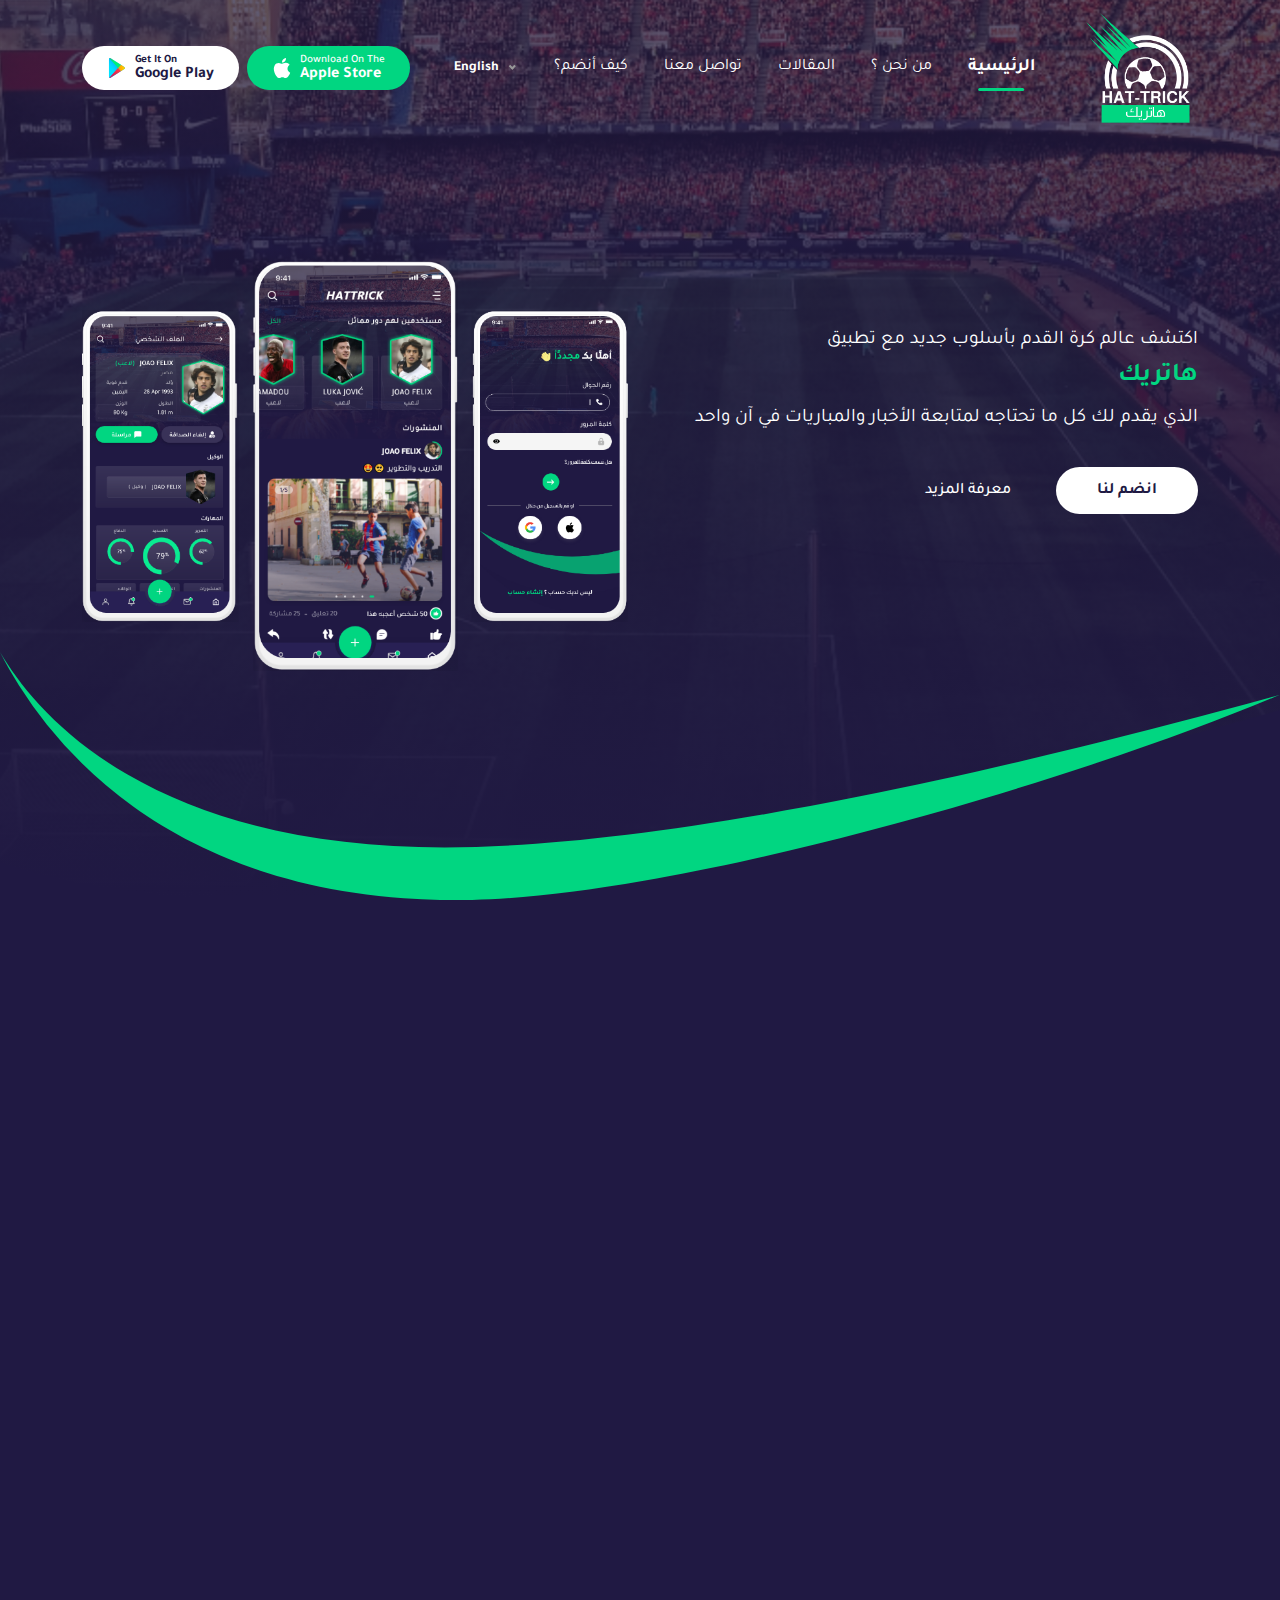
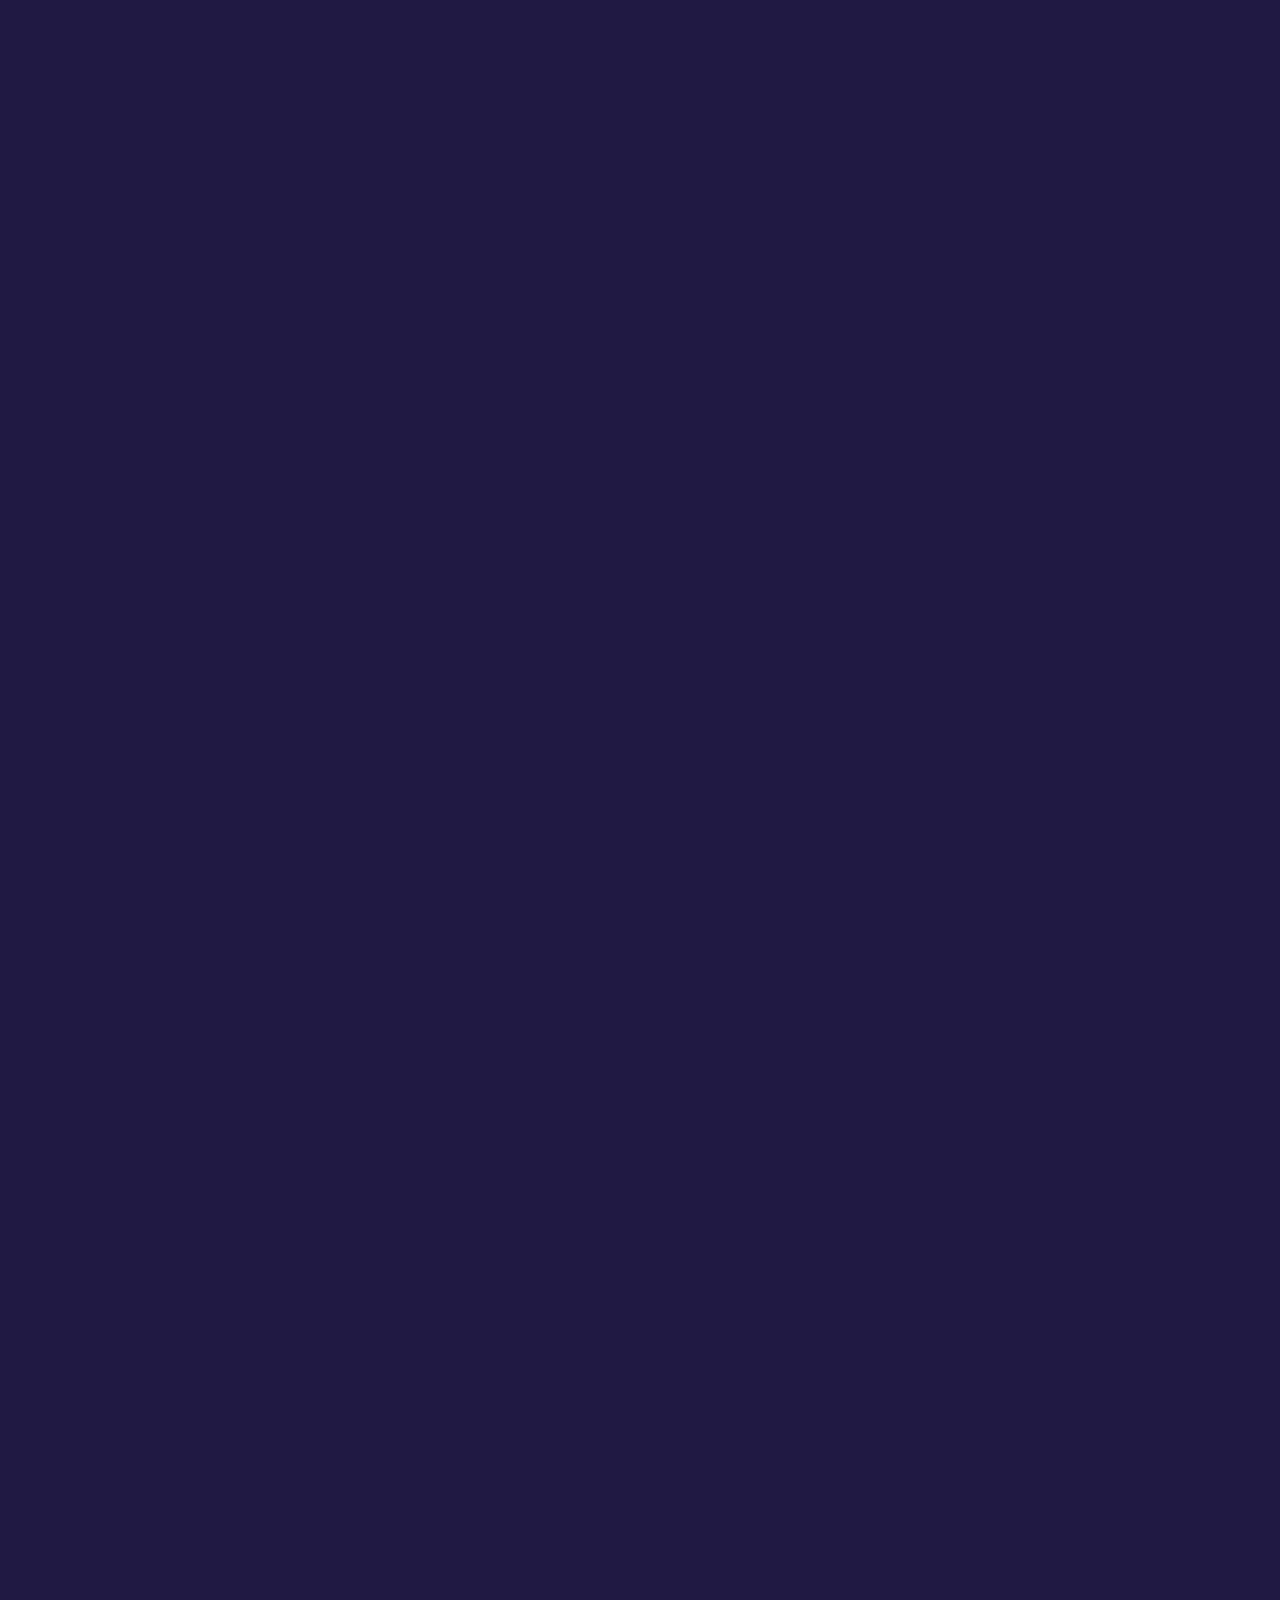
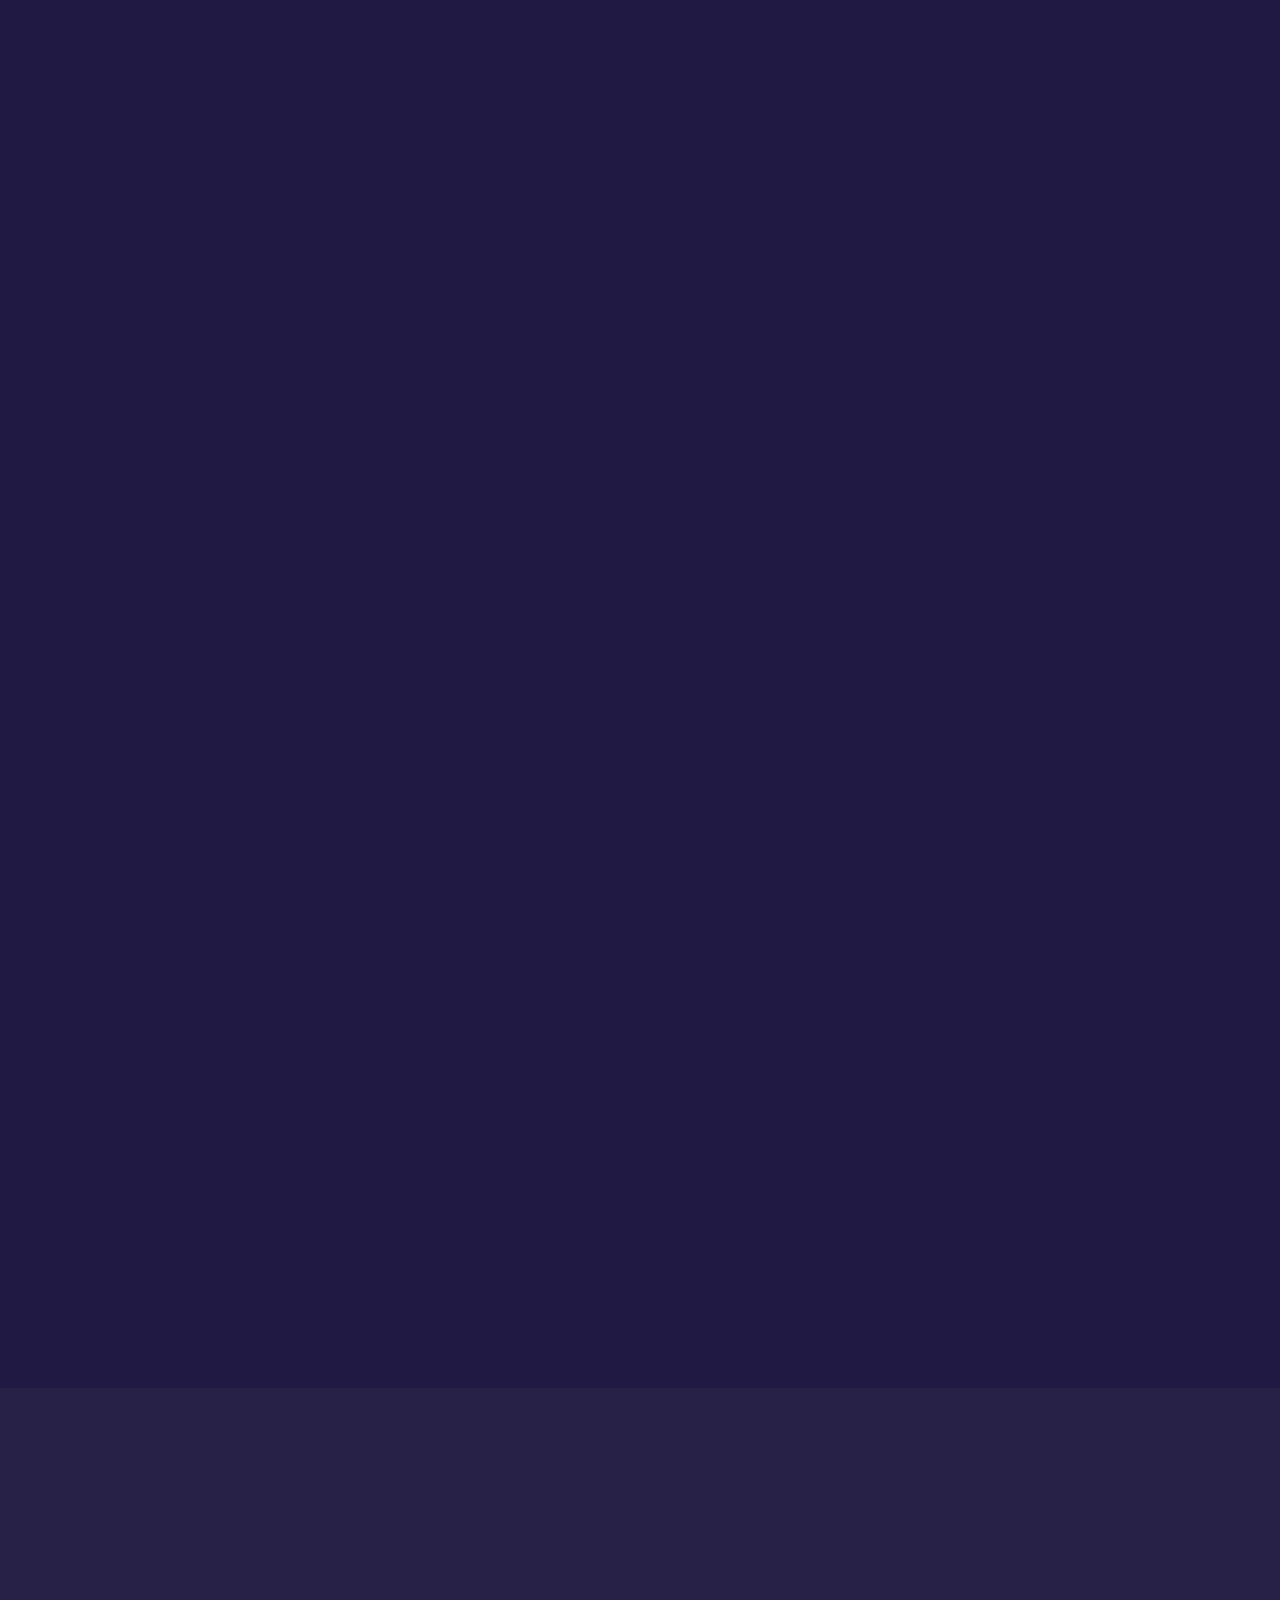
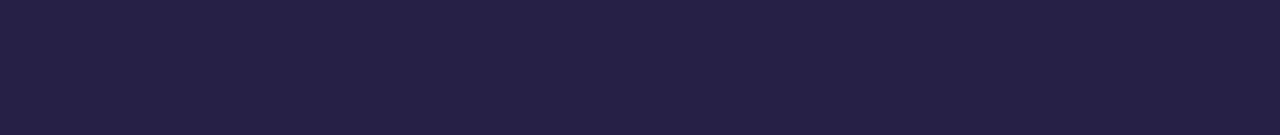
<file: index.html>
<!DOCTYPE html>
<html lang="ar" dir="rtl">

<head>
  <meta charset="UTF-8">
  <meta http-equiv="X-UA-Compatible" content="IE=edge">
  <meta name="viewport" content="width=device-width, initial-scale=1.0">
  <title>HAT-TRICK</title>

  <link rel="icon" href="images/fav.svg">

  <!-- font awesome cdn link  -->
  <link rel="stylesheet" href="https://cdnjs.cloudflare.com/ajax/libs/font-awesome/6.5.1/css/all.min.css"
    integrity="sha512-DTOQO9RWCH3ppGqcWaEA1BIZOC6xxalwEsw9c2QQeAIftl+Vegovlnee1c9QX4TctnWMn13TZye+giMm8e2LwA=="
    crossorigin="anonymous" referrerpolicy="no-referrer">
  <!-- Bootstrap link  -->
  <!-- if lang == ar -->
  <link rel="stylesheet" href="styles/plugin/bootstrap.rtl.min.css">
  <!-- bootstrap icon -->
  <link rel="stylesheet" href="styles/plugin/bootstrap-icons.min.css">
  <!-- animate link  -->
  <link rel="stylesheet" href="styles/plugin/animate.css" />
  <!-- swiper link -->
  <!-- swiper link -->
  <link rel="stylesheet" href="https://cdn.jsdelivr.net/npm/swiper@11/swiper-bundle.min.css" />
  <link rel="stylesheet" href="styles/plugin/swiper.min.css">
  <!-- nice select  -->
  <link rel="stylesheet" href="styles/plugin//nice-select.css">
  <!-- nice select  -->
  <link rel="stylesheet" href="styles/plugin//nice-select.css">
  <!-- custom css file link  -->
  <link rel="stylesheet" href="styles/style.css">
</head>

<body>


  <!-- ========= scroll to top btn =========== -->

  <button class="btn scrollTop secondary-btn wow fadeInDown">
    <i class="fa-solid fa-chevron-up"></i>
  </button>



  <!------------- navbar -------------->

  <nav class="navbar  navbar-expand-lg" id="nav">
    <div class="container">
      <a class="navbar-brand" href="index.html">
        <img src="images/logo.png" alt="">
      </a>
      <!-- ======= this for mobile and tablet responsive ======= -->
      <select class="lang mobile-lang">
        <option value="0">english</option>
        <option value="1">عربي</option>
        <option value="2">dutch</option>
      </select>

      <!-- ========================================================== -->
      <div class="m-0 d-flex align-items-center">
        <button class="navbar-toggler" id="nav-toggler">
          <i class="fas fa-bars"></i>
        </button>
      </div>
      <div class="navbar-collapse">
        <div class="nav-header-mobile w-100 justify-content-between align-items-center mt-3 px-4">
          <div class="img">
            <img src="images/logo.png" alt="">
          </div>
          <i class="fas fa-close" id="close"></i>
        </div>
        <ul class="navbar-nav m-auto mb-2 mb-lg-0">
          <li class="nav-item">
            <a class="nav-link active" aria-current="page" href="index.html">الرئيسية</a>
          </li>
          <li class="nav-item">
            <a class="nav-link" href="about.html">من نحن ؟</a>
          </li>
          <li class="nav-item">
            <a class="nav-link" href="articles.html">المقالات</a>
          </li>
          <li class="nav-item">
            <a class="nav-link" href="contact.html">تواصل معنا</a>
          </li>
          <li class="nav-item">
            <a class="nav-link" href="join.html">كيف أنضم؟</a>
          </li>
        </ul>
        <!-- ======= this for pc responsive ======= -->
        <select class="lang pc">
          <option value="0">english</option>
          <option value="1">عربي</option>
          <option value="2">dutch</option>
        </select>

        <!-- ========================================================== -->

        <div class="download-links">
          <div class="d-flex gap-2">
            <a href="#" class="btn secondary-btn">
              <div class="text">
                <p>download on the</p>
                <p>apple store</p>
              </div>
              <img src="images/Apple.svg" alt="">
            </a>
            <a href=" #" class="btn main-btn">
              <div class="text">
                <p>Get it on</p>
                <p>Google Play</p>
              </div>
              <img src="images/google.svg" alt="">
            </a>
          </div>
        </div>
      </div>
    </div>
  </nav>

  <header class="header-home" style="background: url('./images/header.png');">
    <div class="overlay"></div>
    <div class="container">
      <div class="row justify-content-between position-relative z-3">
        <div class="col-md-6 wow fadeInDown">
          <div class="header-content">
            <p class="content-first">اكتشف عالم كرة القدم بأسلوب جديد مع تطبيق</p>
            <h1 class="name">هاتريك</h1>
            <p class="content-seconed">الذي يقدم لك كل ما تحتاجه لمتابعة الأخبار والمباريات في آن واحد</p>
            <div class="links gap-3">
              <a href="join.html" class="btn main-btn styled">انضم لنا</a>
              <a href="about.html" class="btn"><span>معرفة المزيد</span> <i
                  class="fa-solid fa-arrow-left dir-ltr"></i></a>

            </div>
          </div>
        </div>
        <div class="col-md-6 wow fadeInDown">
          <div class="header-img">
            <img src="images/hero.png" alt="">
          </div>
        </div>
      </div>
    </div>
    <div class="subtraction position-absolute bottom-0 z-3 w-100 wow fadeInDown dir-ltr">
      <svg xmlns="http://www.w3.org/2000/svg" viewBox="0 0 1568.483 304.13">
        <path id="Subtraction_1" data-name="Subtraction 1"
          d="M581.907,1001.979c-22.208,0-44.253-.786-65.525-2.335-20.576-1.5-40.983-3.753-60.655-6.7-19-2.846-37.824-6.414-55.957-10.606-17.478-4.041-34.782-8.769-51.432-14.053-16.015-5.083-31.854-10.816-47.077-17.041-14.606-5.972-29.038-12.557-42.9-19.57-13.256-6.71-26.339-13.99-38.885-21.64-11.962-7.294-23.753-15.117-35.046-23.251A536.478,536.478,0,0,1,79.2,786.845a530.625,530.625,0,0,1-34.05-47.7C36.58,725.6,28.672,711.7,21.647,697.849,45.843,738.941,92.51,798.312,177.439,847.8c101.963,59.411,232.838,89.536,388.989,89.536,130.074,0,301.374-21.063,509.142-62.6,84.179-16.83,174.952-37.165,269.8-60.44,78.792-19.335,161.143-40.878,244.764-64.031-32.631,13.762-68.99,28.077-108.065,42.55-39.113,14.487-80.843,29.092-124.03,43.41-43.85,14.538-89.128,28.756-134.578,42.257-46.741,13.885-93.746,27.037-139.71,39.09-47.74,12.519-94.649,23.927-139.426,33.909C897.5,961.914,852.506,970.9,810.595,978.191,719.828,993.975,642.886,1001.979,581.907,1001.979Z"
          transform="translate(-21.647 -697.849)" fill="#01d681" />
      </svg>

    </div>
  </header>

  <!-- =========== services ========== -->
  <section class="services">
    <div class="container">
      <h4 class="sec-title text-center wow fadeInDown">نحن نوفر أنواع مختلفة من الخدمات لك</h4>
      <div class="row gy-4 align-items-stretch">
        <div class="col-md-4 wow fadeInDown">
          <div class="card">
            <div class="card-img">
              <div class="overlay" style="background: url('./images/card-back.png');"></div>
              <img src="images/mobile.png" alt="">
            </div>
            <div class="card-body">
              <h6 class="title">واجهة المستخدم الفريدة للتطبيق</h6>
              <p>إنها حقيقة ثابتة منذ زمن طويل أن المحتوى المقروء للصفحة سوف يصرف انتباه القارئ عند النظر إلى تخطيطها.
              </p>
            </div>
          </div>
        </div>
        <div class="col-md-4 wow fadeInDown">
          <div class="card">
            <div class="card-img">
              <div class="overlay" style="background: url('./images/card-back.png');"></div>
              <img src="images/Dashboard.png" alt="">
            </div>
            <div class="card-body">
              <h6 class="title">لوحة تحكم مميزة</h6>
              <p>إنها حقيقة ثابتة منذ زمن طويل أن المحتوى المقروء للصفحة سوف يصرف انتباه القارئ عند النظر إلى تخطيطها.
              </p>
            </div>
          </div>
        </div>
        <div class="col-md-4 wow fadeInDown">
          <div class="card">
            <div class="card-img">
              <div class="overlay" style="background: url('./images/card-back.png');"></div>
              <img src="images/web-app.png" alt="">
            </div>
            <div class="card-body">
              <h6 class="title">تطبيق مناسب مع جميع الجوالات</h6>
              <p>إنها حقيقة ثابتة منذ زمن طويل أن المحتوى المقروء للصفحة سوف يصرف انتباه القارئ عند النظر إلى تخطيطها.
              </p>
            </div>
          </div>
        </div>
      </div>
    </div>
  </section>

  <!-- ========== why-us section ========= -->
  <section class="why-us">
    <div class="container">
      <div class="row gy-4 align-items-center">
        <div class="col-md-6 wow fadeInDown">
          <div class="content">
            <h4 class="sec-title">لماذا نحن ؟</h4>
            <p class="my-4">نحن فريق متخصص في تطوير تطبيق كرة القدم، نسعى جاهدين لتقديم تجربة مثالية لعشاق اللعبة، نقدم
              محتوى شامل وموثوق يجمع بين أحدث الأخبار والتحاليل والإحصائيات، لنجعل تجربة متابعة الكرة أكثر متعة وسهولة
              للجميع</p>
            <p class="my-4">رسالتنا هي تقديم تجربة فريدة وشاملة لعشاق اللعبة. نحن نجمع بين أحدث الأخبار والتحاليل
              والإحصائيات في مكان واحد، لنضمن توفير محتوى ممتع ومفيد يلبي احتياجات جميع محبي كرة القدم</p>
            <a href="about.html" class="btn main-btn styled">المزيد</a>
          </div>
        </div>
        <div class="col-md-6 flex-center">
          <div class="img position-relative wow fadeInDown">
            <div class="ribbon"></div>
            <div class="ribbon-slide dir-ltr">
              <svg xmlns="http://www.w3.org/2000/svg" viewBox="0 0 704.003 709.144">
                <path id="Path_1958" data-name="Path 1958" d="M0-72.6l704,196.51V505.541L0,636.547Z"
                  transform="translate(0 72.597)" fill="#01d681" />
              </svg>
            </div>
            <img src="images/screen3.png" alt="">
          </div>
        </div>
      </div>
    </div>
  </section>

  <!-- ============ screens ============ -->
  <section class="screens py-4">
    <div class="container position-relative">
      <h4 class="sec-title text-center wow fadeInDown">الشاشات</h4>
      <div class="swiper mt-5 position-relative wow fadeInDown">
        <div class="swiper-wrapper">
          <div class="swiper-slide">
            <img src="images/screen1.png" alt="">
          </div>
          <div class="swiper-slide">
            <img src="images/screen2.png" alt="">
          </div>
          <div class="swiper-slide">
            <img src="images/screen3.png" alt="">
          </div>
          <div class="swiper-slide">
            <img src="images/screen4.png" alt="">
          </div>
          <div class="swiper-slide">
            <img src="images/screen2.png" alt="">
          </div>
          <div class="swiper-slide">
            <img src="images/screen3.png" alt="">
          </div>
        </div>
        <div class="swiper-pagination"></div>
      </div>
      <div class="ribbon right wow fadeInDown"></div>
      <div class="ribbon-slide dir-ltr right wow fadeInDown">
        <!-- ===== different from default ===== -->
        <svg xmlns="http://www.w3.org/2000/svg" viewBox="0 0 704.003 709.144">
          <path id="Path_1959" data-name="Path 1959" d="M704-72.6,0,123.913V505.541L704,636.547Z"
            transform="translate(0 72.597)" fill="#01d681" />
        </svg>
      </div>
    </div>
  </section>


  <!-- ========== about section ========= -->
  <section class="about">
    <div class="container">
      <div class="row gy-4 align-items-center">
        <div class="col-md-6 wow fadeInDown">
          <div class="content">
            <h4 class="sec-title">من نحن؟</h4>
            <p class="my-4">نحن فريق متخصص في تطوير تطبيق كرة القدم، نسعى جاهدين لتقديم تجربة مثالية لعشاق اللعبة، نقدم
              محتوى شامل وموثوق يجمع بين أحدث الأخبار والتحاليل والإحصائيات، لنجعل تجربة متابعة الكرة أكثر متعة وسهولة
              للجميع</p>
            <p class="my-4">رسالتنا هي تقديم تجربة فريدة وشاملة لعشاق اللعبة. نحن نجمع بين أحدث الأخبار والتحاليل
              والإحصائيات في مكان واحد، لنضمن توفير محتوى ممتع ومفيد يلبي احتياجات جميع محبي كرة القدم</p>
            <a href="about.html" class="btn main-btn styled">المزيد</a>
          </div>
        </div>
        <div class="col-md-6 flex-center wow fadeInDown">
          <div class="img position-relative">
            <div class="ribbon"></div>
            <div class="ribbon-slide dir-ltr">
              <svg xmlns="http://www.w3.org/2000/svg" viewBox="0 0 704.003 709.144">
                <path id="Path_1958" data-name="Path 1958" d="M0-72.6l704,196.51V505.541L0,636.547Z"
                  transform="translate(0 72.597)" fill="#01d681" />
              </svg>
            </div>
            <div class="video position-relative">
              <div class="overlay" id="overlay">
                <button class="btn play float-icon" id="play">
                  <i class="fas fa-play"></i>
                </button>
                <button class="btn pause float-icon" id="pause">
                  <i class="fas fa-pause"></i>
                </button>
              </div>
              <video src="images/vid.mp4" id="video"></video>
            </div>
          </div>
        </div>
      </div>
    </div>
  </section>

  <!-- ========== articles ==========  -->
  <section class="articles">
    <div class="container">
      <h4 class="sec-title wow fadeInDown">المقالات</h4>
      <div class="row gy-4 align-items-stretch list">
        <div class="col-md-4 wow fadeInDown">
          <a class="card" href="single-article.html">
            <div class="card-img">
              <img src="images/Dashboard.png" alt="">
            </div>
            <div class="card-body">
              <h5 class="title">هو ببساطة نص شكلي</h5>
              <p>وعند موافقه العميل المبدئيه على التصميم يتم ازالة هذا النص من التصميم ويتم وضع النصوص النهائية المطلوبة
              </p>
            </div>
            <div class="card-footer">
              <div class="date">
                <i class="bi bi-calendar"></i>
                <span>15 مايو 2024</span>
              </div>
            </div>
          </a>
        </div>
        <div class="col-md-4 wow fadeInDown">
          <a class="card" href="single-article.html">
            <div class="card-img">
              <img src="images/articles.PNG" alt="">
            </div>
            <div class="card-body">
              <h5 class="title">هو ببساطة نص شكلي</h5>
              <p>وعند موافقه العميل المبدئيه على التصميم يتم ازالة هذا النص من التصميم ويتم وضع النصوص النهائية المطلوبة
              </p>
            </div>
            <div class="card-footer">
              <div class="date">
                <i class="bi bi-calendar"></i>
                <span>15 مايو 2024</span>
              </div>
            </div>
          </a>
        </div>
        <div class="col-md-4 wow fadeInDown">
          <a class="card" href="single-article.html">
            <div class="card-img">
              <img src="images/articles.PNG" alt="">
            </div>
            <div class="card-body">
              <h5 class="title">هو ببساطة نص شكلي</h5>
              <p>وعند موافقه العميل المبدئيه على التصميم يتم ازالة هذا النص من التصميم ويتم وضع النصوص النهائية المطلوبة
              </p>
            </div>
            <div class="card-footer">
              <div class="date">
                <i class="bi bi-calendar"></i>
                <span>15 مايو 2024</span>
              </div>
            </div>
          </a>
        </div>
      </div>
    </div>
  </section>


  <!-- ========== join section ========= -->
  <section class="join">
    <div class="container">
      <div class="row gy-4 align-items-center">
        <div class="col-md-6 wow fadeInDown">
          <div class="content">
            <h4 class="sec-title">كيف انضم</h4>
            <p class="my-4">انضم إلى تطبيقنا الآن للاستمتاع بكل ما يقدمه من محتوى مثير وموثوق به في عالم كرة القدم.
              ببساطة، قم بتنزيل
              التطبيق وانضم إلى مجتمعنا الرائع لتبقى على اطلاع دائم بكل جديد في عالم الساحرة المستديرة هل ترغب في
              الاستمتاع بكل جوانب عالم كرة القدم في مكان واحد؟ انضم إلينا الآن بسهولة عبر تحميل التطبيق، حيث ستجد أحدث
              الأخبار، والتحاليل الفنية، والإحصائيات، والعديد من المزايا الأخرى التي ستثري تجربتك كمحب لكرة القدم. لا
              تفوت الفرصة، انضم إلينا اليوم</p>
            <div class="download-links">
              <div class="d-flex flex-wrap gap-2">
                <a href="#" class="btn secondary-btn">
                  <div class="text">
                    <p>download on the</p>
                    <p>apple store</p>
                  </div>
                  <img src="images/Apple.svg" alt="">
                </a>
                <a href=" #" class="btn main-btn ">
                  <div class="text">
                    <p>Get it on</p>
                    <p>Google Play</p>
                  </div>
                  <img src="images/google.svg" alt="">
                </a>
              </div>
            </div>
          </div>
        </div>
        <div class="col-md-6 flex-center wow fadeInDown">
          <div class="img position-relative">
            <div class="ribbon"></div>
            <div class="ribbon-slide dir-ltr">
              <svg xmlns="http://www.w3.org/2000/svg" viewBox="0 0 704.003 709.144">
                <path id="Path_1958" data-name="Path 1958" d="M0-72.6l704,196.51V505.541L0,636.547Z"
                  transform="translate(0 72.597)" fill="#01d681" />
              </svg>
            </div>
            <img src="images/join.png" alt="">
          </div>
        </div>
      </div>
    </div>
  </section>


  <!-- footer  -->
  <footer>
    <div class="container">
      <div class="row justify-content-between align-items-center gy-5">
        <div class="col-md-4 wow fadeInDown">
          <a href="index.html">
            <div class="img footer-logo">
              <img src="images/logo.png" alt="">
            </div>
          </a>
        </div>
        <div class="col-md-4 d-links wow fadeInDown">
          <div class="download-links">
            <h4 class="mb-4 text-center">يمكنك تحميل التطبيق الآن من خلال</h4>
            <div class="d-flex flex-wrap gap-2">
              <a href="#" class="btn secondary-btn">
                <div class="text">
                  <p>download on the</p>
                  <p>apple store</p>
                </div>
                <img src="images/Apple.svg" alt="">
              </a>
              <a href=" #" class="btn main-btn">
                <div class="text">
                  <p>Get it on</p>
                  <p>Google Play</p>
                </div>
                <img src="images/google.svg" alt="">
              </a>
            </div>
          </div>
        </div>
        <div class="col-md-4 d-subs wow fadeInDown">
          <div class=" mail-subscribe">
            <h4 class="mb-4 text-center">الاشتراك في النشرة البريدية</h4>
            <form action="" class="form subscribtion-form">
              <input type="email" class="form-control" placeholder="البريد الإلكتروني">
              <button type="submit" class="btn secondary-btn">ارسال</button>
            </form>
          </div>
        </div>
      </div>
    </div>
  </footer>


  <div class="rights">
    <div class="container">
      <div class="d-flex flex-wrap justify-content-between align-items-center gap-2 wow fadeInDown">
        <a class="smartV-link" href="https://smartvision4p.com/" target="_blank">جميع الحقوق محفوظة لموقع سمارت فيجن
          للبرمجيات</a>
        <div class="links d-flex">
          <a href="privacy.html">سياسة الخصوصية</a>
          <a href="rules.html">الشروط والأحكام</a>
        </div>
      </div>
    </div>
  </div>




  <!-- jQuery script -->
  <script src="js/jquery-3.6.0.min.js"></script>
  <!-- bootstrap script -->
  <script src="js/bootstrap.bundle.min.js"></script>
  <!-- wow script -->
  <script src="js/wow.min.js"></script>
  <!-- swiper script -->
  <script src="https://cdn.jsdelivr.net/npm/swiper@11/swiper-bundle.min.js"></script>
  <script src="js/swiper-bundle.min.js"></script>
  <!-- nice select  -->
  <script src="js/jquery.nice-select.min.js"></script>
  <!-- custom js file link  -->
  <script src="js/script.js"></script>

</body>

</html>
</file>
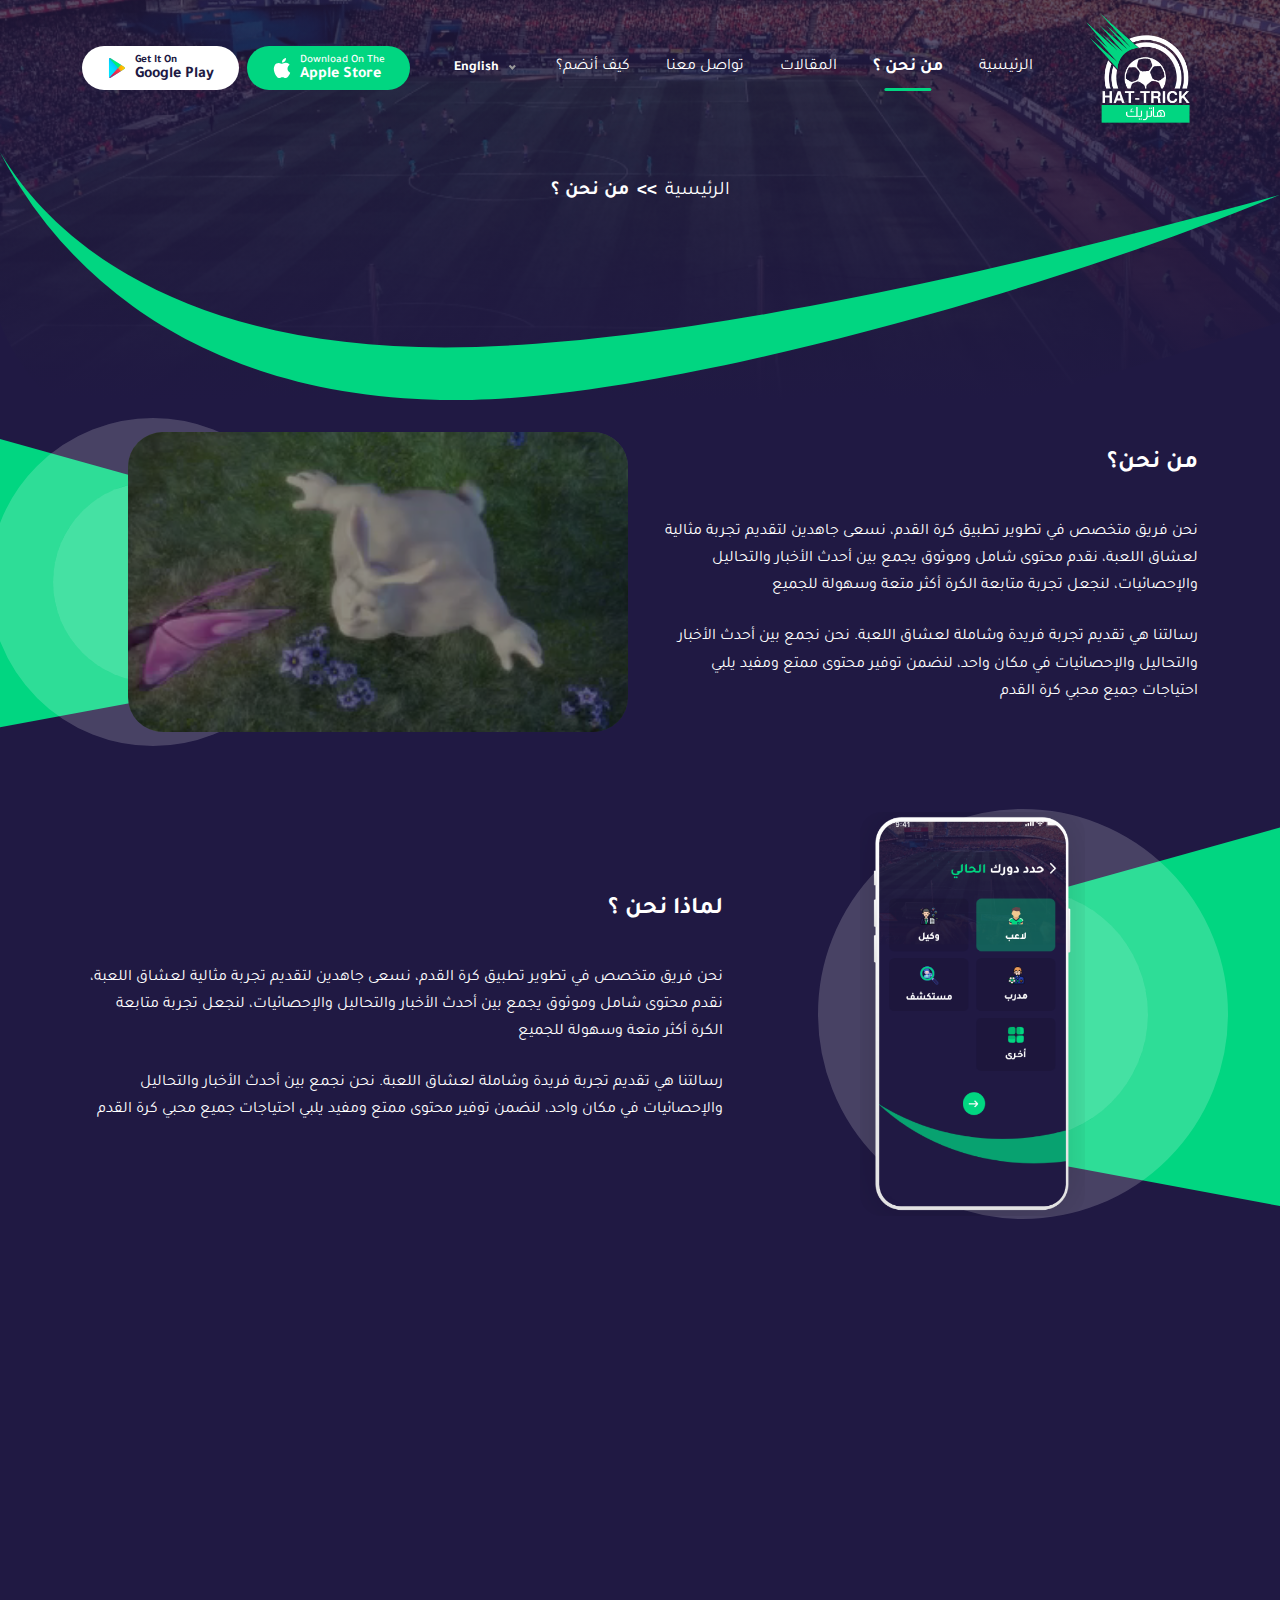
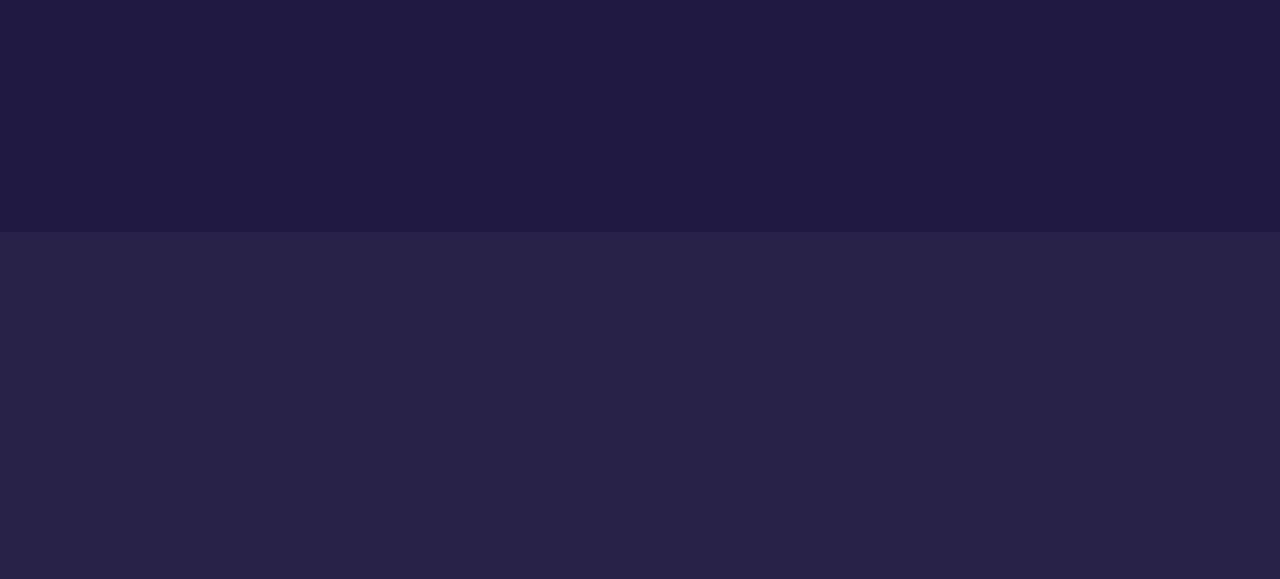
<file: about.html>
<!DOCTYPE html>
<html lang="ar" dir="rtl">

<head>
  <meta charset="UTF-8">
  <meta http-equiv="X-UA-Compatible" content="IE=edge">
  <meta name="viewport" content="width=device-width, initial-scale=1.0">
  <title>HAT-TRICK</title>

  <link rel="icon" href="images/fav.svg">

  <!-- font awesome cdn link  -->
  <link rel="stylesheet" href="https://cdnjs.cloudflare.com/ajax/libs/font-awesome/6.5.1/css/all.min.css"
    integrity="sha512-DTOQO9RWCH3ppGqcWaEA1BIZOC6xxalwEsw9c2QQeAIftl+Vegovlnee1c9QX4TctnWMn13TZye+giMm8e2LwA=="
    crossorigin="anonymous" referrerpolicy="no-referrer">

  <!-- Bootstrap link  -->
  <!-- if lang == ar -->
  <link rel="stylesheet" href="styles/plugin/bootstrap.rtl.min.css">

  <link rel="stylesheet" href="styles/plugin/bootstrap-icons.min.css">

  <!-- animate link  -->
  <link rel="stylesheet" href="styles/plugin/animate.css" />

  <!-- swiper link -->
  <link rel="stylesheet" href="https://cdn.jsdelivr.net/npm/swiper@11/swiper-bundle.min.css" />
  <link rel="stylesheet" href="styles/plugin/swiper.min.css">
  <!-- nice select  -->
  <link rel="stylesheet" href="styles/plugin//nice-select.css">
  <!-- custom css file link  -->
  <link rel="stylesheet" href="styles/style.css">
</head>

<body>


  <!-- ========= scroll to top btn =========== -->

  <button class="btn scrollTop secondary-btn wow fadeInDown">
    <i class="fa-solid fa-chevron-up"></i>
  </button>


  <!------------- navbar -------------->

  <nav class="navbar  navbar-expand-lg" id="nav">
    <div class="container">
      <a class="navbar-brand" href="index.html">
        <img src="images/logo.png" alt="">
      </a>
      <!-- ======= this for mobile and tablet responsive ======= -->
      <select class="lang mobile-lang">
        <option value="0">english</option>
        <option value="1">عربي</option>
        <option value="2">dutch</option>
      </select>
      <!-- ========================================================== -->
      <div class="m-0 d-flex align-items-center">
        <button class="navbar-toggler" id="nav-toggler">
          <i class="fas fa-bars"></i>
        </button>
      </div>
      <div class="navbar-collapse">
        <div class="nav-header-mobile w-100 justify-content-between align-items-center mt-3 px-4">
          <div class="img">
            <img src="images/logo.png" alt="">
          </div>
          <i class="fas fa-close" id="close"></i>
        </div>
        <ul class="navbar-nav m-auto mb-2 mb-lg-0">
          <li class="nav-item">
            <a class="nav-link" href="index.html">الرئيسية</a>
          </li>
          <li class="nav-item">
            <a class="nav-link active" href="about.html">من نحن ؟</a>
          </li>
          <li class="nav-item">
            <a class="nav-link" href="articles.html">المقالات</a>
          </li>
          <li class="nav-item">
            <a class="nav-link" href="contact.html">تواصل معنا</a>
          </li>
          <li class="nav-item">
            <a class="nav-link" href="join.html">كيف أنضم؟</a>
          </li>
        </ul>
        <!-- ======= this for pc responsive ======= -->
        <select class="lang pc">
          <option value="0">english</option>
          <option value="1">عربي</option>
          <option value="2">dutch</option>
        </select>
        <!-- ========================================================== -->

        <div class="download-links">
          <div class="d-flex gap-2">
            <a href="#" class="btn secondary-btn">
              <div class="text">
                <p>download on the</p>
                <p>apple store</p>
              </div>
              <img src="images/Apple.svg" alt="">
            </a>
            <a href=" #" class="btn main-btn">
              <div class="text">
                <p>Get it on</p>
                <p>Google Play</p>
              </div>
              <img src="images/google.svg" alt="">
            </a>
          </div>
        </div>
      </div>
    </div>
  </nav>


  <header style="background: url('./images/header.png');">
    <div class="overlay"></div>
    <div class="container d-flex justify-content-center wow fadeInDown">
      <nav aria-label="breadcrumb">
        <ol class="breadcrumb">
          <li class="breadcrumb-item"><a href="index.html">الرئيسية</a></li>
          <li class="breadcrumb-item active" aria-current="page">من نحن ؟</li>
        </ol>
      </nav>
    </div>
    <div class="subtraction position-absolute bottom-0 z-3 w-100 wow fadeInDown dir-ltr">
      <svg xmlns="http://www.w3.org/2000/svg" viewBox="0 0 1568.483 304.13">
        <path id="Subtraction_1" data-name="Subtraction 1"
          d="M581.907,1001.979c-22.208,0-44.253-.786-65.525-2.335-20.576-1.5-40.983-3.753-60.655-6.7-19-2.846-37.824-6.414-55.957-10.606-17.478-4.041-34.782-8.769-51.432-14.053-16.015-5.083-31.854-10.816-47.077-17.041-14.606-5.972-29.038-12.557-42.9-19.57-13.256-6.71-26.339-13.99-38.885-21.64-11.962-7.294-23.753-15.117-35.046-23.251A536.478,536.478,0,0,1,79.2,786.845a530.625,530.625,0,0,1-34.05-47.7C36.58,725.6,28.672,711.7,21.647,697.849,45.843,738.941,92.51,798.312,177.439,847.8c101.963,59.411,232.838,89.536,388.989,89.536,130.074,0,301.374-21.063,509.142-62.6,84.179-16.83,174.952-37.165,269.8-60.44,78.792-19.335,161.143-40.878,244.764-64.031-32.631,13.762-68.99,28.077-108.065,42.55-39.113,14.487-80.843,29.092-124.03,43.41-43.85,14.538-89.128,28.756-134.578,42.257-46.741,13.885-93.746,27.037-139.71,39.09-47.74,12.519-94.649,23.927-139.426,33.909C897.5,961.914,852.506,970.9,810.595,978.191,719.828,993.975,642.886,1001.979,581.907,1001.979Z"
          transform="translate(-21.647 -697.849)" fill="#01d681" />
      </svg>

    </div>
  </header>

  <!-- ========== about section ========= -->
  <section class="about">
    <div class="container">
      <div class="row gy-4 align-items-center">
        <div class="col-md-6 wow fadeInDown">
          <div class="content">
            <h4 class="sec-title">من نحن؟</h4>
            <p class="my-4">نحن فريق متخصص في تطوير تطبيق كرة القدم، نسعى جاهدين لتقديم تجربة مثالية لعشاق اللعبة، نقدم
              محتوى شامل وموثوق يجمع بين أحدث الأخبار والتحاليل والإحصائيات، لنجعل تجربة متابعة الكرة أكثر متعة وسهولة
              للجميع</p>
            <p class="my-4">رسالتنا هي تقديم تجربة فريدة وشاملة لعشاق اللعبة. نحن نجمع بين أحدث الأخبار والتحاليل
              والإحصائيات في مكان واحد، لنضمن توفير محتوى ممتع ومفيد يلبي احتياجات جميع محبي كرة القدم</p>
          </div>
        </div>
        <div class="col-md-6 flex-center wow fadeInDown">
          <div class="img position-relative">
            <div class="ribbon"></div>
            <div class="ribbon-slide dir-ltr">
              <svg xmlns="http://www.w3.org/2000/svg" viewBox="0 0 704.003 709.144">
                <path id="Path_1958" data-name="Path 1958" d="M0-72.6l704,196.51V505.541L0,636.547Z"
                  transform="translate(0 72.597)" fill="#01d681" />
              </svg>
            </div>
            <div class="video position-relative">
              <div class="overlay" id="overlay">
                <button class="btn play float-icon" id="play">
                  <i class="fas fa-play"></i>
                </button>
                <button class="btn pause float-icon" id="pause">
                  <i class="fas fa-pause"></i>
                </button>
              </div>
              <video src="images/vid.mp4" id="video"></video>
            </div>
          </div>
        </div>
      </div>
    </div>
  </section>

  <!-- ========== why-us section ========= -->
  <section class="why-us">
    <div class="container">
      <div class="row gy-4 align-items-center">
        <div class="col-md-5 flex-center wow fadeInDown">
          <div class="img position-relative">
            <div class="ribbon right"></div>
            <div class="ribbon-slide dir-ltr right">
              <!-- ===== different from default ===== -->
              <svg xmlns="http://www.w3.org/2000/svg" viewBox="0 0 704.003 709.144">
                <path id="Path_1959" data-name="Path 1959" d="M704-72.6,0,123.913V505.541L704,636.547Z"
                  transform="translate(0 72.597)" fill="#01d681" />
              </svg>
            </div>
            <img src="images/join.png" alt="">
          </div>
        </div>
        <div class="col-md-7 wow fadeInDown">
          <div class="content">
            <h4 class="sec-title">لماذا نحن ؟</h4>
            <p class="my-4">نحن فريق متخصص في تطوير تطبيق كرة القدم، نسعى جاهدين لتقديم تجربة مثالية لعشاق اللعبة، نقدم
              محتوى شامل وموثوق يجمع بين أحدث الأخبار والتحاليل والإحصائيات، لنجعل تجربة متابعة الكرة أكثر متعة وسهولة
              للجميع</p>
            <p class="my-4">رسالتنا هي تقديم تجربة فريدة وشاملة لعشاق اللعبة. نحن نجمع بين أحدث الأخبار والتحاليل
              والإحصائيات في مكان واحد، لنضمن توفير محتوى ممتع ومفيد يلبي احتياجات جميع محبي كرة القدم</p>
          </div>
        </div>
      </div>
    </div>
  </section>

  <!-- =========== services ========== -->
  <section class="services">
    <div class="container">
      <h4 class="sec-title text-center wow fadeInDown">نحن نوفر أنواع مختلفة من الخدمات لك</h4>
      <div class="row gy-4 align-items-stretch">
        <div class="col-md-4 wow fadeInDown">
          <div class="card">
            <div class="card-img">
              <div class="overlay" style="background: url('./images/card-back.png');"></div>
              <img src="images/mobile.png" alt="">
            </div>
            <div class="card-body">
              <h6 class="title">واجهة المستخدم الفريدة للتطبيق</h6>
              <p>إنها حقيقة ثابتة منذ زمن طويل أن المحتوى المقروء للصفحة سوف يصرف انتباه القارئ عند النظر إلى تخطيطها.
              </p>
            </div>
          </div>
        </div>
        <div class="col-md-4 wow fadeInDown">
          <div class="card">
            <div class="card-img">
              <div class="overlay" style="background: url('./images/card-back.png');"></div>
              <img src="images/Dashboard.png" alt="">
            </div>
            <div class="card-body">
              <h6 class="title">لوحة تحكم مميزة</h6>
              <p>إنها حقيقة ثابتة منذ زمن طويل أن المحتوى المقروء للصفحة سوف يصرف انتباه القارئ عند النظر إلى تخطيطها.
              </p>
            </div>
          </div>
        </div>
        <div class="col-md-4 wow fadeInDown">
          <div class="card">
            <div class="card-img">
              <div class="overlay" style="background: url('./images/card-back.png');"></div>
              <img src="images/web-app.png" alt="">
            </div>
            <div class="card-body">
              <h6 class="title">تطبيق مناسب مع جميع الجوالات</h6>
              <p>إنها حقيقة ثابتة منذ زمن طويل أن المحتوى المقروء للصفحة سوف يصرف انتباه القارئ عند النظر إلى تخطيطها.
              </p>
            </div>
          </div>
        </div>
      </div>
    </div>
  </section>

  <!-- footer  -->
  <footer>
    <div class="container">
      <div class="row justify-content-between align-items-center gy-5">
        <div class="col-md-4 wow fadeInDown">
          <a href="index.html">
            <div class="img footer-logo">
              <img src="images/logo.png" alt="">
            </div>
          </a>
        </div>
        <div class="col-md-4 d-links wow fadeInDown">
          <div class="download-links">
            <h4 class="mb-4 text-center">يمكنك تحميل التطبيق الآن من خلال</h4>
            <div class="d-flex flex-wrap gap-2">
              <a href="#" class="btn secondary-btn">
                <div class="text">
                  <p>download on the</p>
                  <p>apple store</p>
                </div>
                <img src="images/Apple.svg" alt="">
              </a>
              <a href=" #" class="btn main-btn">
                <div class="text">
                  <p>Get it on</p>
                  <p>Google Play</p>
                </div>
                <img src="images/google.svg" alt="">
              </a>
            </div>
          </div>
        </div>
        <div class="col-md-4 d-subs wow fadeInDown">
          <div class=" mail-subscribe">
            <h4 class="mb-4 text-center">الاشتراك في النشرة البريدية</h4>
            <form action="" class="form subscribtion-form">
              <input type="email" class="form-control" placeholder="البريد الإلكتروني">
              <button type="submit" class="btn secondary-btn">ارسال</button>
            </form>
          </div>
        </div>
      </div>
    </div>
  </footer>


  <div class="rights">
    <div class="container">
      <div class="d-flex flex-wrap justify-content-between align-items-center gap-2 wow fadeInDown">
        <a class="smartV-link" href="https://smartvision4p.com/" target="_blank">جميع الحقوق محفوظة لموقع سمارت فيجن
          للبرمجيات</a>
        <div class="links d-flex">
          <a href="privacy.html">سياسة الخصوصية</a>
          <a href="rules.html">الشروط والأحكام</a>
        </div>
      </div>
    </div>
  </div>





  <!-- jQuery script -->
  <script src="js/jquery-3.6.0.min.js"></script>
  <!-- bootstrap script -->
  <script src="js/bootstrap.bundle.min.js"></script>
  <!-- wow script -->
  <script src="js/wow.min.js"></script>
  <!-- swiper script -->
  <script src="https://cdn.jsdelivr.net/npm/swiper@11/swiper-bundle.min.js"></script>
  <script src="js/swiper-bundle.min.js"></script>
  <!-- nice select  -->
  <script src="js/jquery.nice-select.min.js"></script>
  <!-- custom js file link  -->
  <script src="js/script.js"></script>

</body>

</html>
</file>
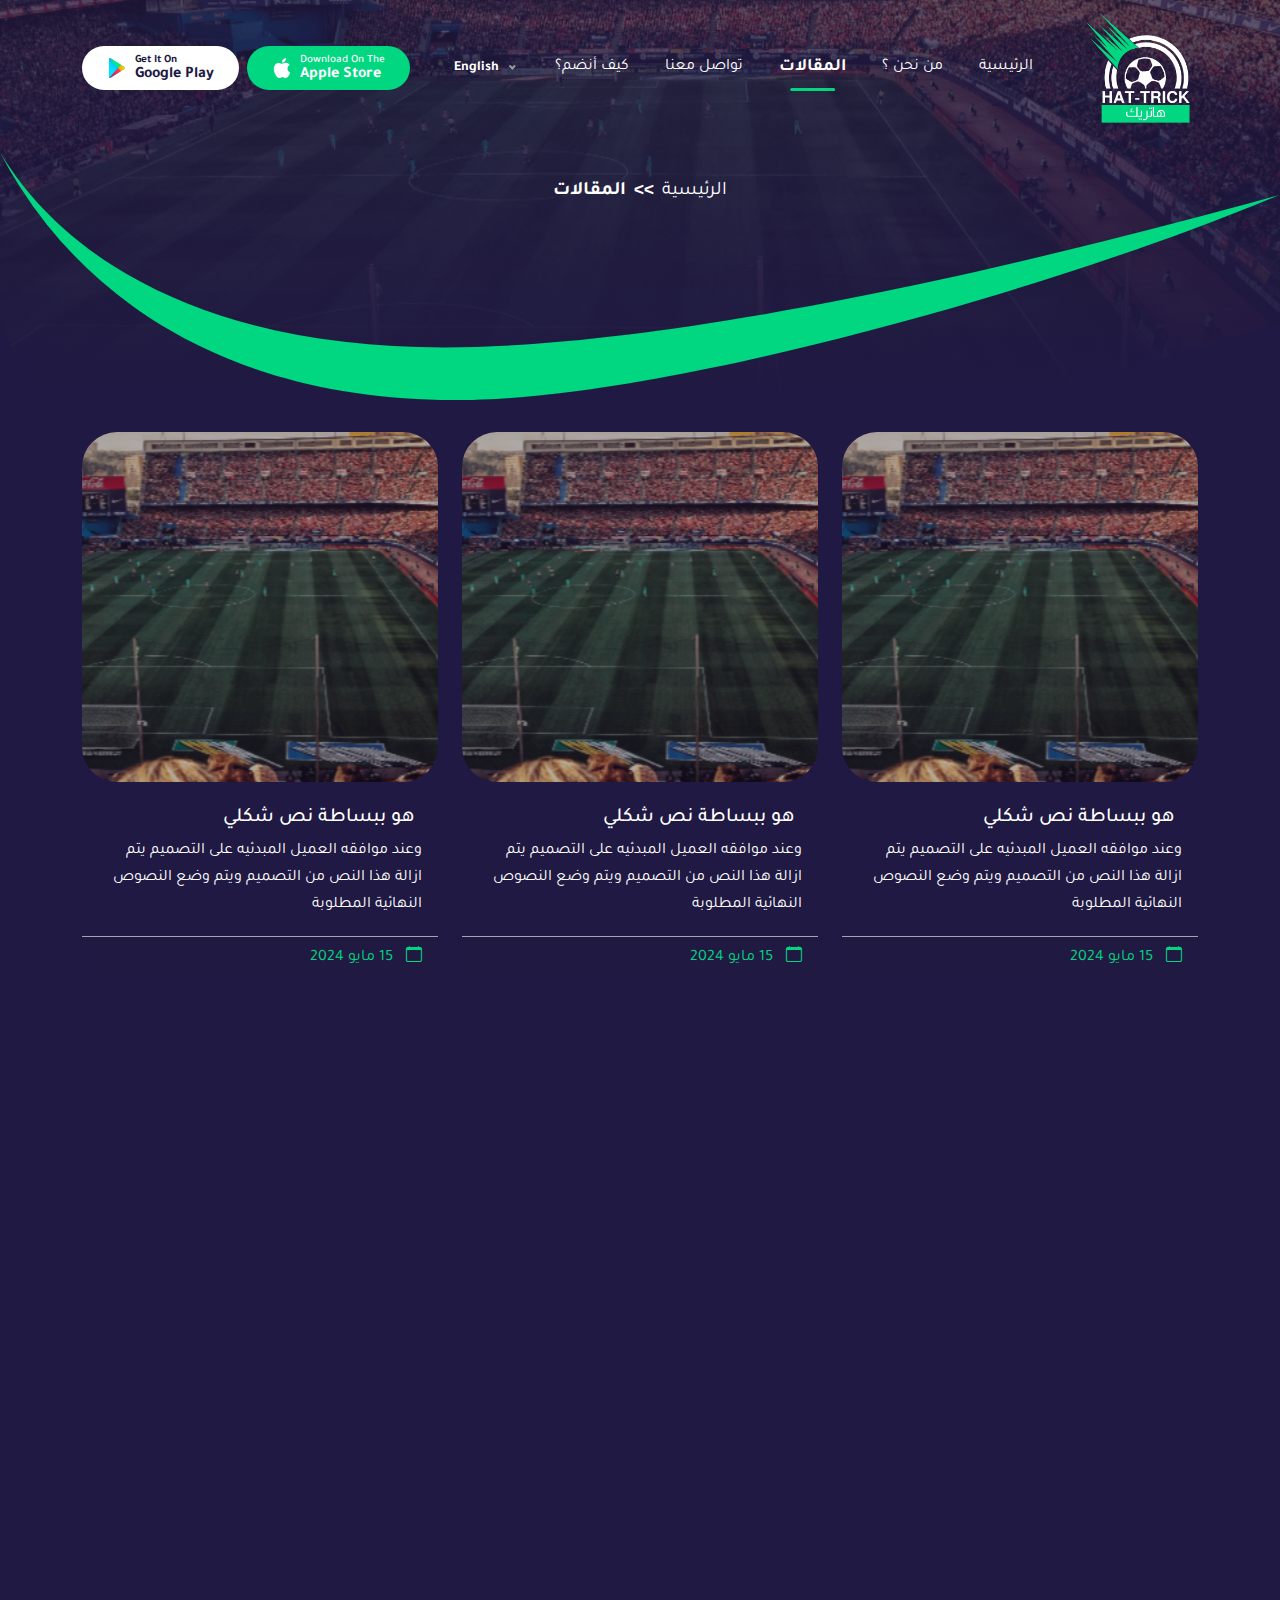
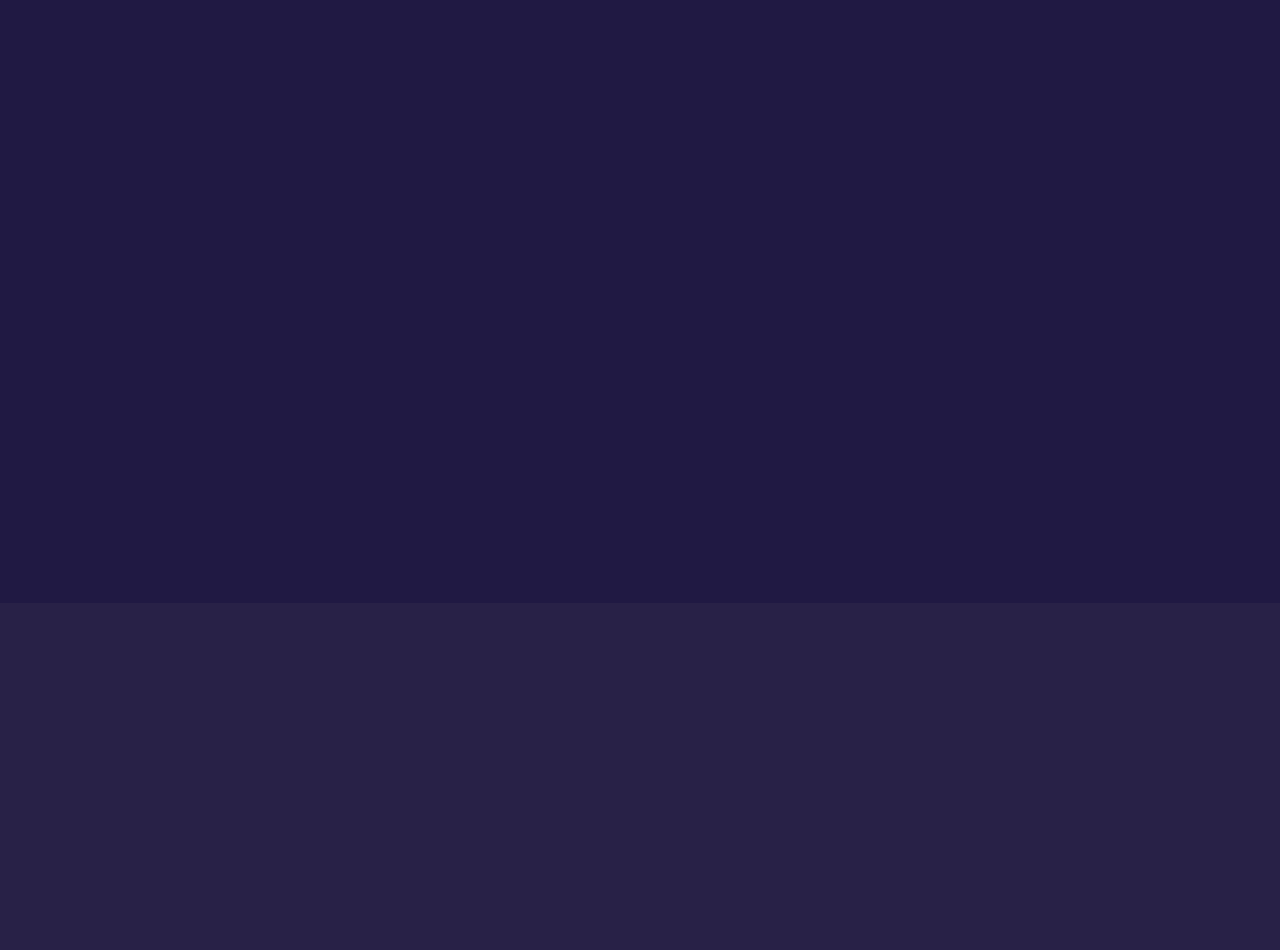
<file: articles.html>
<!DOCTYPE html>
<html lang="ar" dir="rtl">

<head>
  <meta charset="UTF-8">
  <meta http-equiv="X-UA-Compatible" content="IE=edge">
  <meta name="viewport" content="width=device-width, initial-scale=1.0">
  <title>HAT-TRICK</title>

  <link rel="icon" href="images/fav.svg">

  <!-- font awesome cdn link  -->
  <link rel="stylesheet" href="https://cdnjs.cloudflare.com/ajax/libs/font-awesome/6.5.1/css/all.min.css"
    integrity="sha512-DTOQO9RWCH3ppGqcWaEA1BIZOC6xxalwEsw9c2QQeAIftl+Vegovlnee1c9QX4TctnWMn13TZye+giMm8e2LwA=="
    crossorigin="anonymous" referrerpolicy="no-referrer">

  <!-- Bootstrap link  -->
  <!-- if lang == ar -->
  <link rel="stylesheet" href="styles/plugin/bootstrap.rtl.min.css">

  <link rel="stylesheet" href="styles/plugin/bootstrap-icons.min.css">

  <!-- animate link  -->
  <link rel="stylesheet" href="styles/plugin/animate.css" />

  <!-- swiper link -->
  <link rel="stylesheet" href="https://cdn.jsdelivr.net/npm/swiper@11/swiper-bundle.min.css" />
  <link rel="stylesheet" href="styles/plugin/swiper.min.css">
  <!-- nice select  -->
  <link rel="stylesheet" href="styles/plugin//nice-select.css">
  <!-- custom css file link  -->
  <link rel="stylesheet" href="styles/style.css">
</head>

<body>


  <!-- ========= scroll to top btn =========== -->

  <button class="btn scrollTop secondary-btn wow fadeInDown">
    <i class="fa-solid fa-chevron-up"></i>
  </button>


  <!------------- navbar -------------->

  <nav class="navbar  navbar-expand-lg" id="nav">
    <div class="container">
      <a class="navbar-brand" href="index.html">
        <img src="images/logo.png" alt="">
      </a>
      <!-- ======= this for mobile and tablet responsive ======= -->
      <select class="lang mobile-lang">
        <option value="0">english</option>
        <option value="1">عربي</option>
        <option value="2">dutch</option>
      </select>
      <!-- ========================================================== -->
      <div class="m-0 d-flex align-items-center">
        <button class="navbar-toggler" id="nav-toggler">
          <i class="fas fa-bars"></i>
        </button>
      </div>
      <div class="navbar-collapse">
        <div class="nav-header-mobile w-100 justify-content-between align-items-center mt-3 px-4">
          <div class="img">
            <img src="images/logo.png" alt="">
          </div>
          <i class="fas fa-close" id="close"></i>
        </div>
        <ul class="navbar-nav m-auto mb-2 mb-lg-0">
          <li class="nav-item">
            <a class="nav-link" href="index.html">الرئيسية</a>
          </li>
          <li class="nav-item">
            <a class="nav-link" href="about.html">من نحن ؟</a>
          </li>
          <li class="nav-item">
            <a class="nav-link active" href="articles.html">المقالات</a>
          </li>
          <li class="nav-item">
            <a class="nav-link" href="contact.html">تواصل معنا</a>
          </li>
          <li class="nav-item">
            <a class="nav-link" href="join.html">كيف أنضم؟</a>
          </li>
        </ul>
        <!-- ======= this for pc responsive ======= -->
        <select class="lang pc">
          <option value="0">english</option>
          <option value="1">عربي</option>
          <option value="2">dutch</option>
        </select>
        <!-- ========================================================== -->

        <div class="download-links">
          <div class="d-flex gap-2">
            <a href="#" class="btn secondary-btn">
              <div class="text">
                <p>download on the</p>
                <p>apple store</p>
              </div>
              <img src="images/Apple.svg" alt="">
            </a>
            <a href=" #" class="btn main-btn">
              <div class="text">
                <p>Get it on</p>
                <p>Google Play</p>
              </div>
              <img src="images/google.svg" alt="">
            </a>
          </div>
        </div>
      </div>
    </div>
  </nav>


  <header style="background: url('./images/header.png');">
    <div class="overlay"></div>
    <div class="container d-flex justify-content-center wow fadeInDown">
      <nav aria-label="breadcrumb">
        <ol class="breadcrumb">
          <li class="breadcrumb-item"><a href="index.html">الرئيسية</a></li>
          <li class="breadcrumb-item active" aria-current="page">المقالات</li>
        </ol>
      </nav>
    </div>
    <div class="subtraction position-absolute bottom-0 z-3 w-100 wow fadeInDown dir-ltr">
      <svg xmlns="http://www.w3.org/2000/svg" viewBox="0 0 1568.483 304.13">
        <path id="Subtraction_1" data-name="Subtraction 1"
          d="M581.907,1001.979c-22.208,0-44.253-.786-65.525-2.335-20.576-1.5-40.983-3.753-60.655-6.7-19-2.846-37.824-6.414-55.957-10.606-17.478-4.041-34.782-8.769-51.432-14.053-16.015-5.083-31.854-10.816-47.077-17.041-14.606-5.972-29.038-12.557-42.9-19.57-13.256-6.71-26.339-13.99-38.885-21.64-11.962-7.294-23.753-15.117-35.046-23.251A536.478,536.478,0,0,1,79.2,786.845a530.625,530.625,0,0,1-34.05-47.7C36.58,725.6,28.672,711.7,21.647,697.849,45.843,738.941,92.51,798.312,177.439,847.8c101.963,59.411,232.838,89.536,388.989,89.536,130.074,0,301.374-21.063,509.142-62.6,84.179-16.83,174.952-37.165,269.8-60.44,78.792-19.335,161.143-40.878,244.764-64.031-32.631,13.762-68.99,28.077-108.065,42.55-39.113,14.487-80.843,29.092-124.03,43.41-43.85,14.538-89.128,28.756-134.578,42.257-46.741,13.885-93.746,27.037-139.71,39.09-47.74,12.519-94.649,23.927-139.426,33.909C897.5,961.914,852.506,970.9,810.595,978.191,719.828,993.975,642.886,1001.979,581.907,1001.979Z"
          transform="translate(-21.647 -697.849)" fill="#01d681" />
      </svg>

    </div>
  </header>



  <!-- ========== articles ==========  -->
  <section class="articles">
    <div class="container">
      <div class="row gy-4 align-items-stretch list">
        <div class="col-md-4 wow fadeInDown">
          <a class="card" href="single-article.html">
            <div class="card-img">
              <img src="images/articles.PNG" alt="">
            </div>
            <div class="card-body">
              <h5 class="title">هو ببساطة نص شكلي</h5>
              <p>وعند موافقه العميل المبدئيه على التصميم يتم ازالة هذا النص من التصميم ويتم وضع النصوص النهائية المطلوبة
              </p>
            </div>
            <div class="card-footer">
              <div class="date">
                <i class="bi bi-calendar"></i>
                <span>15 مايو 2024</span>
              </div>
            </div>
          </a>
        </div>
        <div class="col-md-4 wow fadeInDown">
          <a class="card" href="single-article.html">
            <div class="card-img">
              <img src="images/articles.PNG" alt="">
            </div>
            <div class="card-body">
              <h5 class="title">هو ببساطة نص شكلي</h5>
              <p>وعند موافقه العميل المبدئيه على التصميم يتم ازالة هذا النص من التصميم ويتم وضع النصوص النهائية المطلوبة
              </p>
            </div>
            <div class="card-footer">
              <div class="date">
                <i class="bi bi-calendar"></i>
                <span>15 مايو 2024</span>
              </div>
            </div>
          </a>
        </div>
        <div class="col-md-4 wow fadeInDown">
          <a class="card" href="single-article.html">
            <div class="card-img">
              <img src="images/articles.PNG" alt="">
            </div>
            <div class="card-body">
              <h5 class="title">هو ببساطة نص شكلي</h5>
              <p>وعند موافقه العميل المبدئيه على التصميم يتم ازالة هذا النص من التصميم ويتم وضع النصوص النهائية المطلوبة
              </p>
            </div>
            <div class="card-footer">
              <div class="date">
                <i class="bi bi-calendar"></i>
                <span>15 مايو 2024</span>
              </div>
            </div>
          </a>
        </div>
        <div class="col-md-4 wow fadeInDown">
          <a class="card" href="single-article.html">
            <div class="card-img">
              <img src="images/articles.PNG" alt="">
            </div>
            <div class="card-body">
              <h5 class="title">هو ببساطة نص شكلي</h5>
              <p>وعند موافقه العميل المبدئيه على التصميم يتم ازالة هذا النص من التصميم ويتم وضع النصوص النهائية المطلوبة
              </p>
            </div>
            <div class="card-footer">
              <div class="date">
                <i class="bi bi-calendar"></i>
                <span>15 مايو 2024</span>
              </div>
            </div>
          </a>
        </div>
        <div class="col-md-4 wow fadeInDown">
          <a class="card" href="single-article.html">
            <div class="card-img">
              <img src="images/articles.PNG" alt="">
            </div>
            <div class="card-body">
              <h5 class="title">هو ببساطة نص شكلي</h5>
              <p>وعند موافقه العميل المبدئيه على التصميم يتم ازالة هذا النص من التصميم ويتم وضع النصوص النهائية المطلوبة
              </p>
            </div>
            <div class="card-footer">
              <div class="date">
                <i class="bi bi-calendar"></i>
                <span>15 مايو 2024</span>
              </div>
            </div>
          </a>
        </div>
        <div class="col-md-4 wow fadeInDown">
          <a class="card" href="single-article.html">
            <div class="card-img">
              <img src="images/articles.PNG" alt="">
            </div>
            <div class="card-body">
              <h5 class="title">هو ببساطة نص شكلي</h5>
              <p>وعند موافقه العميل المبدئيه على التصميم يتم ازالة هذا النص من التصميم ويتم وضع النصوص النهائية المطلوبة
              </p>
            </div>
            <div class="card-footer">
              <div class="date">
                <i class="bi bi-calendar"></i>
                <span>15 مايو 2024</span>
              </div>
            </div>
          </a>
        </div>
        <div class="col-md-4 wow fadeInDown">
          <a class="card" href="single-article.html">
            <div class="card-img">
              <img src="images/articles.PNG" alt="">
            </div>
            <div class="card-body">
              <h5 class="title">هو ببساطة نص شكلي</h5>
              <p>وعند موافقه العميل المبدئيه على التصميم يتم ازالة هذا النص من التصميم ويتم وضع النصوص النهائية المطلوبة
              </p>
            </div>
            <div class="card-footer">
              <div class="date">
                <i class="bi bi-calendar"></i>
                <span>15 مايو 2024</span>
              </div>
            </div>
          </a>
        </div>
        <div class="col-md-4 wow fadeInDown">
          <a class="card" href="single-article.html">
            <div class="card-img">
              <img src="images/articles.PNG" alt="">
            </div>
            <div class="card-body">
              <h5 class="title">هو ببساطة نص شكلي</h5>
              <p>وعند موافقه العميل المبدئيه على التصميم يتم ازالة هذا النص من التصميم ويتم وضع النصوص النهائية المطلوبة
              </p>
            </div>
            <div class="card-footer">
              <div class="date">
                <i class="bi bi-calendar"></i>
                <span>15 مايو 2024</span>
              </div>
            </div>
          </a>
        </div>
        <div class="col-md-4 wow fadeInDown">
          <a class="card" href="single-article.html">
            <div class="card-img">
              <img src="images/articles.PNG" alt="">
            </div>
            <div class="card-body">
              <h5 class="title">هو ببساطة نص شكلي</h5>
              <p>وعند موافقه العميل المبدئيه على التصميم يتم ازالة هذا النص من التصميم ويتم وضع النصوص النهائية المطلوبة
              </p>
            </div>
            <div class="card-footer">
              <div class="date">
                <i class="bi bi-calendar"></i>
                <span>15 مايو 2024</span>
              </div>
            </div>
          </a>
        </div>
      </div>
    </div>
  </section>






  <!-- footer  -->
  <footer>
    <div class="container">
      <div class="row justify-content-between align-items-center gy-5">
        <div class="col-md-4 wow fadeInDown">
          <a href="index.html">
            <div class="img footer-logo">
              <img src="images/logo.png" alt="">
            </div>
          </a>
        </div>
        <div class="col-md-4 wow fadeInDown d-links">
          <div class="download-links">
            <h4 class="mb-4 text-center">يمكنك تحميل التطبيق الآن من خلال</h4>
            <div class="d-flex flex-wrap gap-2">
              <a href="#" class="btn secondary-btn">
                <div class="text">
                  <p>download on the</p>
                  <p>apple store</p>
                </div>
                <img src="images/Apple.svg" alt="">
              </a>
              <a href=" #" class="btn main-btn">
                <div class="text">
                  <p>Get it on</p>
                  <p>Google Play</p>
                </div>
                <img src="images/google.svg" alt="">
              </a>
            </div>
          </div>
        </div>
        <div class="col-md-4 wow fadeInDown d-subs">
          <div class=" mail-subscribe">
            <h4 class="mb-4 text-center">الاشتراك في النشرة البريدية</h4>
            <form action="" class="form subscribtion-form">
              <input type="email" class="form-control" placeholder="البريد الإلكتروني">
              <button type="submit" class="btn secondary-btn">ارسال</button>
            </form>
          </div>
        </div>
      </div>
    </div>
  </footer>


  <div class="rights">
    <div class="container">
      <div class="d-flex flex-wrap justify-content-between align-items-center gap-2 wow fadeInDown">
        <a class="smartV-link" href="https://smartvision4p.com/" target="_blank">جميع الحقوق محفوظة لموقع سمارت فيجن
          للبرمجيات</a>
        <div class="links d-flex">
          <a href="privacy.html">سياسة الخصوصية</a>
          <a href="rules.html">الشروط والأحكام</a>
        </div>
      </div>
    </div>
  </div>





  <!-- jQuery script -->
  <script src="js/jquery-3.6.0.min.js"></script>
  <!-- bootstrap script -->
  <script src="js/bootstrap.bundle.min.js"></script>
  <!-- wow script -->
  <script src="js/wow.min.js"></script>
  <!-- swiper script -->
  <script src="https://cdn.jsdelivr.net/npm/swiper@11/swiper-bundle.min.js"></script>
  <script src="js/swiper-bundle.min.js"></script>
  <!-- nice select  -->
  <script src="js/jquery.nice-select.min.js"></script>
  <!-- custom js file link  -->
  <script src="js/script.js"></script>

</body>

</html>
</file>
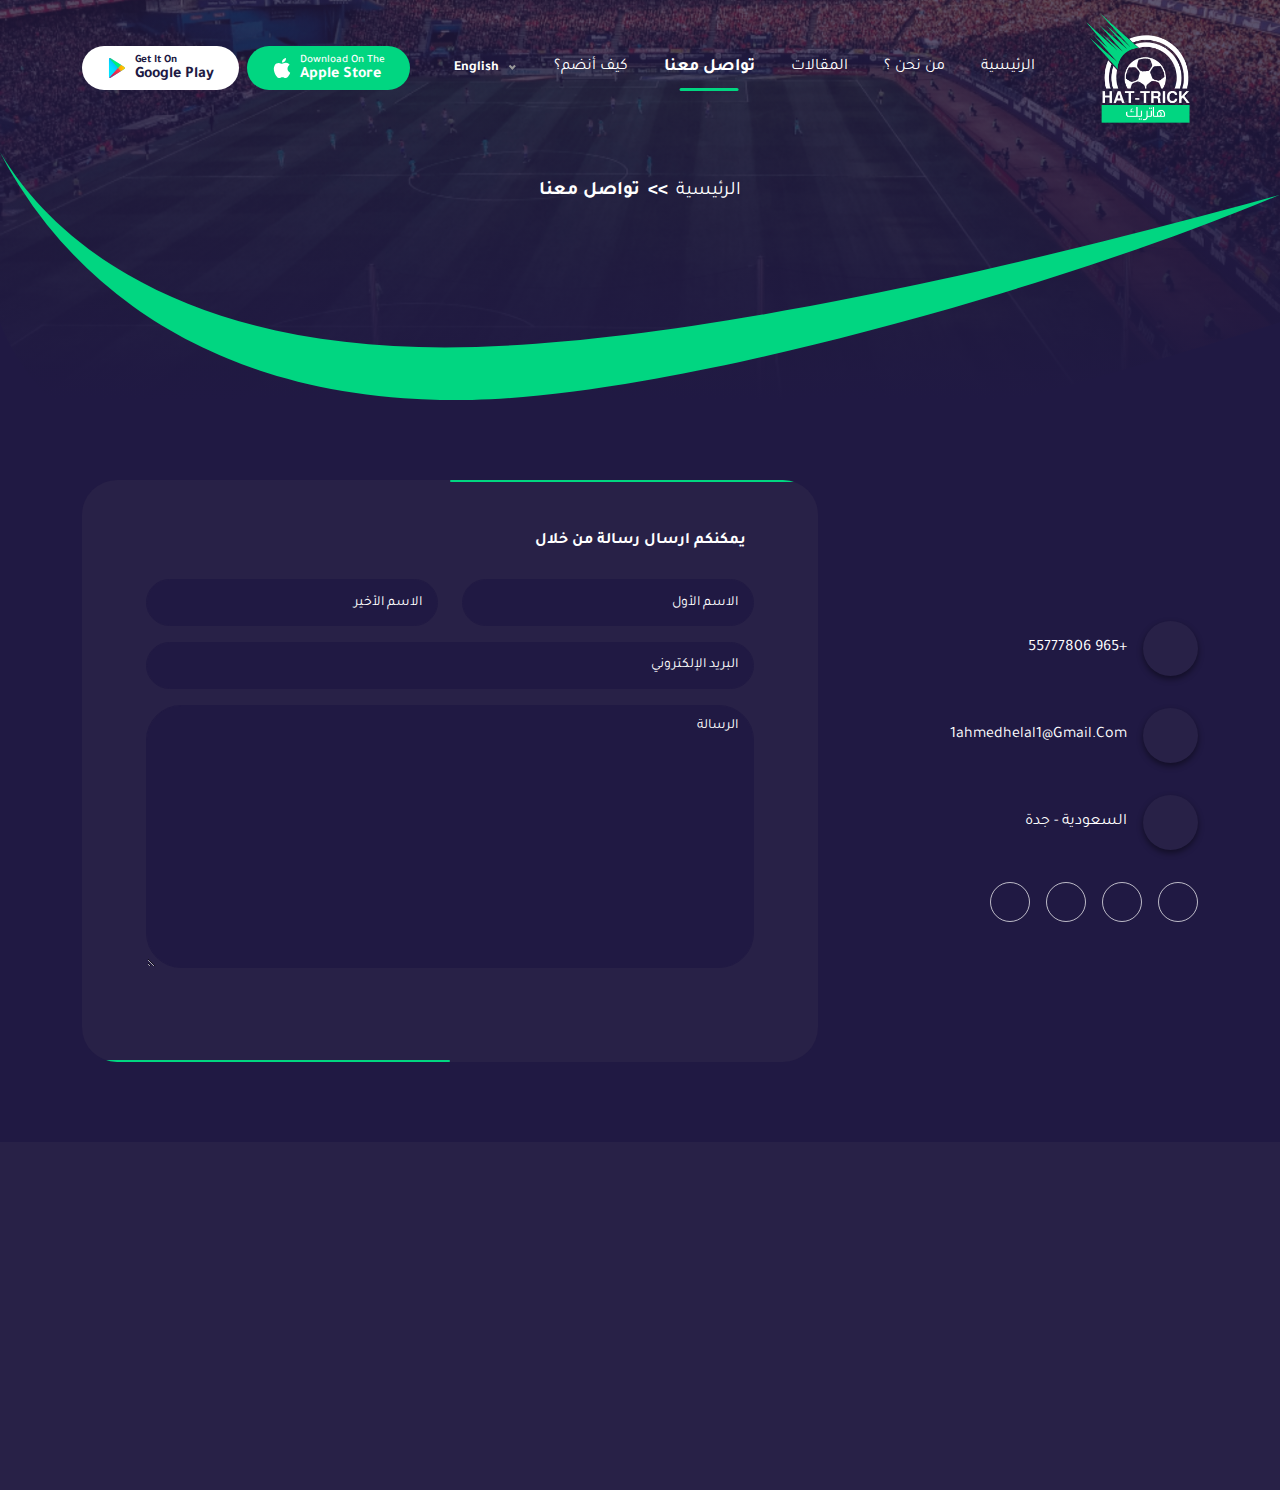
<file: contact.html>
<!DOCTYPE html>
<html lang="ar" dir="rtl">

<head>
  <meta charset="UTF-8">
  <meta http-equiv="X-UA-Compatible" content="IE=edge">
  <meta name="viewport" content="width=device-width, initial-scale=1.0">
  <title>HAT-TRICK</title>

  <link rel="icon" href="images/fav.svg">

  <!-- font awesome cdn link  -->
  <link rel="stylesheet" href="https://cdnjs.cloudflare.com/ajax/libs/font-awesome/6.5.1/css/all.min.css"
    integrity="sha512-DTOQO9RWCH3ppGqcWaEA1BIZOC6xxalwEsw9c2QQeAIftl+Vegovlnee1c9QX4TctnWMn13TZye+giMm8e2LwA=="
    crossorigin="anonymous" referrerpolicy="no-referrer">

  <!-- Bootstrap link  -->
  <!-- if lang == ar -->
  <link rel="stylesheet" href="styles/plugin/bootstrap.rtl.min.css">

  <link rel="stylesheet" href="styles/plugin/bootstrap-icons.min.css">

  <!-- animate link  -->
  <link rel="stylesheet" href="styles/plugin/animate.css" />

  <!-- swiper link -->
  <link rel="stylesheet" href="https://cdn.jsdelivr.net/npm/swiper@11/swiper-bundle.min.css" />
  <link rel="stylesheet" href="styles/plugin/swiper.min.css">
  <!-- nice select  -->
  <link rel="stylesheet" href="styles/plugin//nice-select.css">
  <!-- custom css file link  -->
  <link rel="stylesheet" href="styles/style.css">
</head>

<body>


  <!-- ========= scroll to top btn =========== -->

  <button class="btn scrollTop secondary-btn wow fadeInDown">
    <i class="fa-solid fa-chevron-up"></i>
  </button>


  <!------------- navbar -------------->

  <nav class="navbar  navbar-expand-lg" id="nav">
    <div class="container">
      <a class="navbar-brand" href="index.html">
        <img src="images/logo.png" alt="">
      </a>
      <!-- ======= this for mobile and tablet responsive ======= -->
      <select class="lang mobile-lang">
        <option value="0">english</option>
        <option value="1">عربي</option>
        <option value="2">dutch</option>
      </select>
      <!-- ========================================================== -->
      <div class="m-0 d-flex align-items-center">
        <button class="navbar-toggler" id="nav-toggler">
          <i class="fas fa-bars"></i>
        </button>
      </div>
      <div class="navbar-collapse">
        <div class="nav-header-mobile w-100 justify-content-between align-items-center mt-3 px-4">
          <div class="img">
            <img src="images/logo.png" alt="">
          </div>
          <i class="fas fa-close" id="close"></i>
        </div>
        <ul class="navbar-nav m-auto mb-2 mb-lg-0">
          <li class="nav-item">
            <a class="nav-link" href="index.html">الرئيسية</a>
          </li>
          <li class="nav-item">
            <a class="nav-link" href="about.html">من نحن ؟</a>
          </li>
          <li class="nav-item">
            <a class="nav-link" href="articles.html">المقالات</a>
          </li>
          <li class="nav-item">
            <a class="nav-link active" href="contact.html">تواصل معنا</a>
          </li>
          <li class="nav-item">
            <a class="nav-link" href="join.html">كيف أنضم؟</a>
          </li>
        </ul>
        <!-- ======= this for pc responsive ======= -->
        <select class="lang pc">
          <option value="0">english</option>
          <option value="1">عربي</option>
          <option value="2">dutch</option>
        </select>
        <!-- ========================================================== -->

        <div class="download-links">
          <div class="d-flex gap-2">
            <a href="#" class="btn secondary-btn">
              <div class="text">
                <p>download on the</p>
                <p>apple store</p>
              </div>
              <img src="images/Apple.svg" alt="">
            </a>
            <a href=" #" class="btn main-btn">
              <div class="text">
                <p>Get it on</p>
                <p>Google Play</p>
              </div>
              <img src="images/google.svg" alt="">
            </a>
          </div>
        </div>
      </div>
    </div>
  </nav>


  <header style="background: url('./images/header.png');">
    <div class="overlay"></div>
    <div class="container d-flex justify-content-center wow fadeInDown">
      <nav aria-label="breadcrumb">
        <ol class="breadcrumb">
          <li class="breadcrumb-item"><a href="index.html">الرئيسية</a></li>
          <li class="breadcrumb-item active" aria-current="page"> تواصل معنا</li>
        </ol>
      </nav>
    </div>
    <div class="subtraction position-absolute bottom-0 z-3 w-100 wow fadeInDown dir-ltr">
      <svg xmlns="http://www.w3.org/2000/svg" viewBox="0 0 1568.483 304.13">
        <path id="Subtraction_1" data-name="Subtraction 1"
          d="M581.907,1001.979c-22.208,0-44.253-.786-65.525-2.335-20.576-1.5-40.983-3.753-60.655-6.7-19-2.846-37.824-6.414-55.957-10.606-17.478-4.041-34.782-8.769-51.432-14.053-16.015-5.083-31.854-10.816-47.077-17.041-14.606-5.972-29.038-12.557-42.9-19.57-13.256-6.71-26.339-13.99-38.885-21.64-11.962-7.294-23.753-15.117-35.046-23.251A536.478,536.478,0,0,1,79.2,786.845a530.625,530.625,0,0,1-34.05-47.7C36.58,725.6,28.672,711.7,21.647,697.849,45.843,738.941,92.51,798.312,177.439,847.8c101.963,59.411,232.838,89.536,388.989,89.536,130.074,0,301.374-21.063,509.142-62.6,84.179-16.83,174.952-37.165,269.8-60.44,78.792-19.335,161.143-40.878,244.764-64.031-32.631,13.762-68.99,28.077-108.065,42.55-39.113,14.487-80.843,29.092-124.03,43.41-43.85,14.538-89.128,28.756-134.578,42.257-46.741,13.885-93.746,27.037-139.71,39.09-47.74,12.519-94.649,23.927-139.426,33.909C897.5,961.914,852.506,970.9,810.595,978.191,719.828,993.975,642.886,1001.979,581.907,1001.979Z"
          transform="translate(-21.647 -697.849)" fill="#01d681" />
      </svg>

    </div>
  </header>


  <section class="contact">
    <div class="container">
      <div class="row gy-4 align-items-center">
        <div class="col-lg-4">
          <div class="contact-info ">
            <a class="contact-item wow fadeInDown" href="tel:+201222810589">
              <div class="icon">
                <i class="fa-solid fa-phone-volume"></i>
              </div>
              <p>+965 55777806</p>
            </a>
            <a class="contact-item wow fadeInDown" href="mailto:1ahmedhelal1@gmail.com">
              <div class="icon">
                <i class="fa-solid fa-envelope"></i>
              </div>
              <p>1ahmedhelal1@gmail.com</p>
            </a>
            <a class="contact-item wow fadeInDown" href="">
              <div class="icon">
                <i class="fa-solid fa-location-dot"></i>
              </div>
              <p>السعودية - جدة</p>
            </a>
            <div class="social-links wow fadeInDown">
              <a href="#">
                <i class="fa-brands fa-pinterest-p"></i>
              </a>
              <a href="#">
                <i class="fa-brands fa-linkedin-in"></i>
              </a>
              <a href="#">
                <i class="fa-brands fa-twitter"></i>
              </a>
              <a href="#">
                <i class="fa-brands fa-facebook-f"></i>
              </a>
            </div>
          </div>
        </div>
        <div class="col-lg-8">
          <form action="" class="form wow fadeInDown">
            <p class="py-3 pb-4 px-2 sec-title my-0">يمكنكم ارسال رسالة من خلال</p>
            <div class="row gy-3">
              <div class="col-md-6 wow fadeInDown">
                <input type="text" placeholder="الاسم الأول" class="form-control">
              </div>
              <div class="col-md-6 wow fadeInDown">
                <input type="text" placeholder="الاسم الأخير" class="form-control">
              </div>
              <div class="col-md-12 wow fadeInDown">
                <input type="email" placeholder="البريد الإلكتروني" class="form-control">
              </div>
              <div class="col-md-12 wow fadeInDown">
                <textarea name="" class="form-control" placeholder="الرسالة" id="" cols="30" rows="10"></textarea>
              </div>
              <div class="col-md-12 wow fadeInDown">
                <button class="btn secondary-btn">ارسال</button>
              </div>
            </div>
          </form>
        </div>
      </div>
    </div>
  </section>




  <!-- footer  -->
  <footer>
    <div class="container">
      <div class="row justify-content-between align-items-center gy-5">
        <div class="col-md-4 wow fadeInDown">
          <a href="index.html">
            <div class="img footer-logo">
              <img src="images/logo.png" alt="">
            </div>
          </a>
        </div>
        <div class="col-md-4 wow fadeInDown d-links">
          <div class="download-links">
            <h4 class="mb-4 text-center">يمكنك تحميل التطبيق الآن من خلال</h4>
            <div class="d-flex flex-wrap gap-2">
              <a href="#" class="btn secondary-btn">
                <div class="text">
                  <p>download on the</p>
                  <p>apple store</p>
                </div>
                <img src="images/Apple.svg" alt="">
              </a>
              <a href=" #" class="btn main-btn">
                <div class="text">
                  <p>Get it on</p>
                  <p>Google Play</p>
                </div>
                <img src="images/google.svg" alt="">
              </a>
            </div>
          </div>
        </div>
        <div class="col-md-4 wow fadeInDown d-subs">
          <div class=" mail-subscribe">
            <h4 class="mb-4 text-center">الاشتراك في النشرة البريدية</h4>
            <form action="" class="form subscribtion-form">
              <input type="email" class="form-control" placeholder="البريد الإلكتروني">
              <button type="submit" class="btn secondary-btn">ارسال</button>
            </form>
          </div>
        </div>
      </div>
    </div>
  </footer>


  <div class="rights">
    <div class="container">
      <div class="d-flex flex-wrap justify-content-between align-items-center gap-2 wow fadeInDown">
        <a class="smartV-link" href="https://smartvision4p.com/" target="_blank">جميع الحقوق محفوظة لموقع سمارت فيجن
          للبرمجيات</a>
        <div class="links d-flex">
          <a href="privacy.html">سياسة الخصوصية</a>
          <a href="rules.html">الشروط والأحكام</a>
        </div>
      </div>
    </div>
  </div>





  <!-- jQuery script -->
  <script src="js/jquery-3.6.0.min.js"></script>
  <!-- bootstrap script -->
  <script src="js/bootstrap.bundle.min.js"></script>
  <!-- wow script -->
  <script src="js/wow.min.js"></script>
  <!-- swiper script -->
  <script src="https://cdn.jsdelivr.net/npm/swiper@11/swiper-bundle.min.js"></script>
  <script src="js/swiper-bundle.min.js"></script>
  <!-- nice select  -->
  <script src="js/jquery.nice-select.min.js"></script>
  <!-- custom js file link  -->
  <script src="js/script.js"></script>

</body>

</html>
</file>
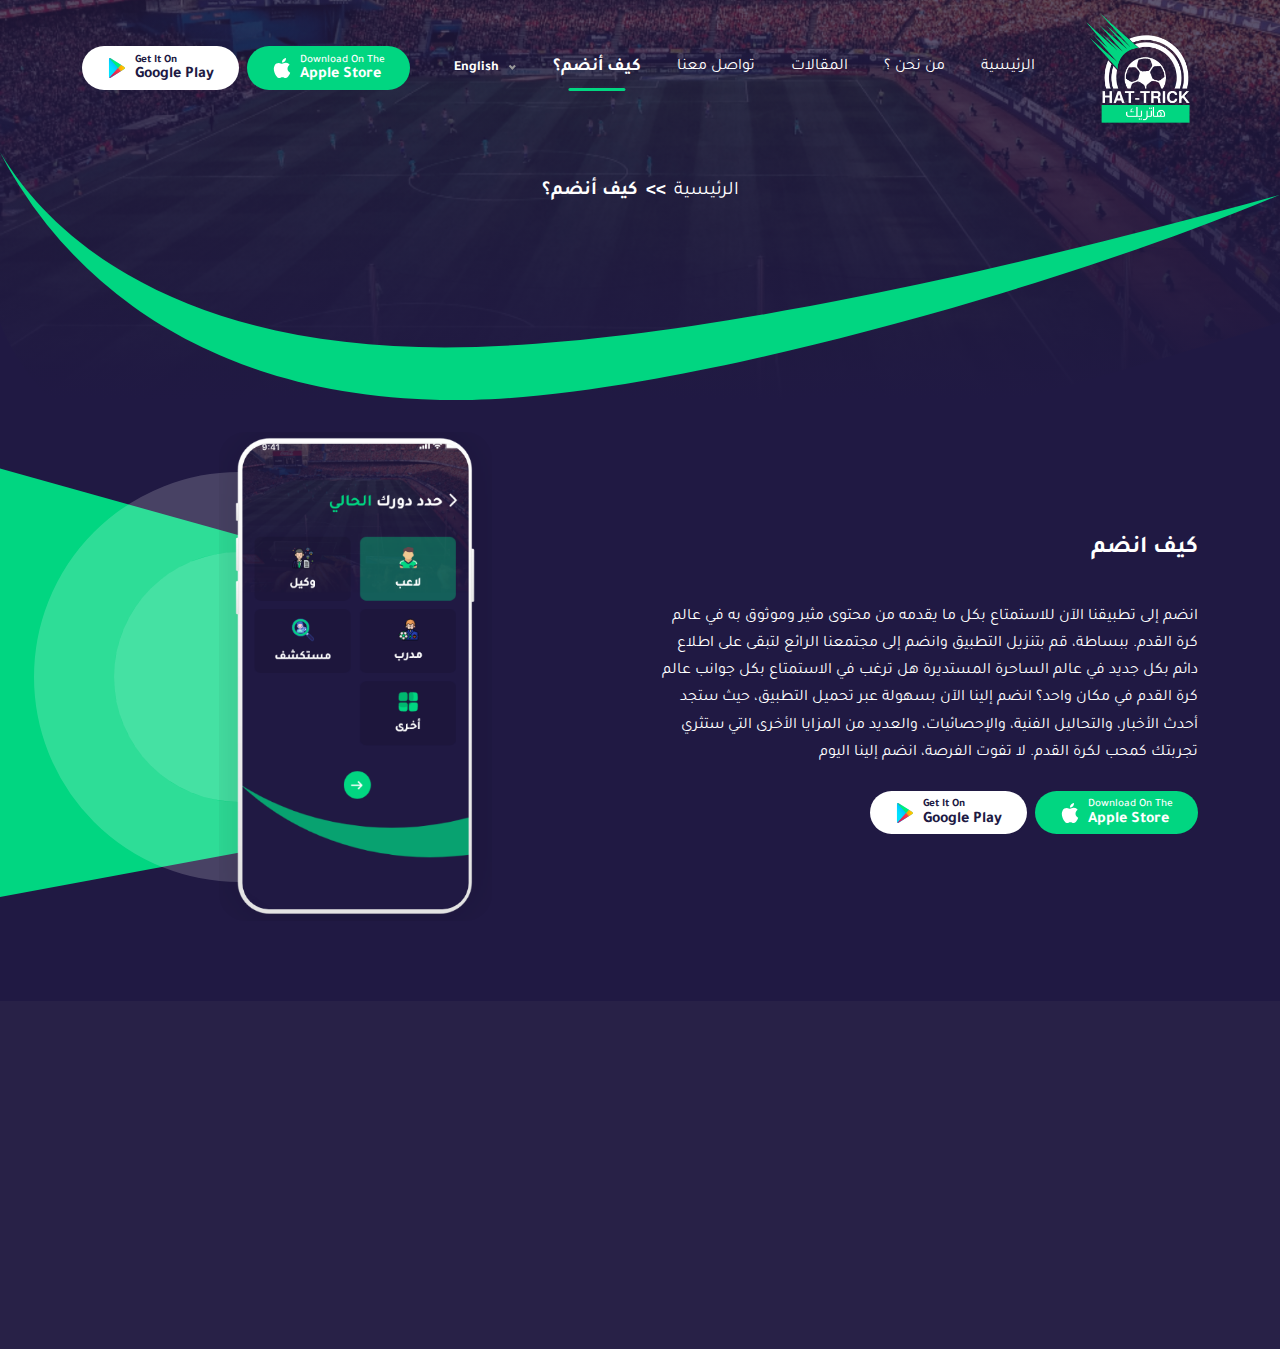
<file: join.html>
<!DOCTYPE html>
<html lang="ar" dir="rtl">

<head>
  <meta charset="UTF-8">
  <meta http-equiv="X-UA-Compatible" content="IE=edge">
  <meta name="viewport" content="width=device-width, initial-scale=1.0">
  <title>HAT-TRICK</title>

  <link rel="icon" href="images/fav.svg">

  <!-- font awesome cdn link  -->
  <link rel="stylesheet" href="https://cdnjs.cloudflare.com/ajax/libs/font-awesome/6.5.1/css/all.min.css"
    integrity="sha512-DTOQO9RWCH3ppGqcWaEA1BIZOC6xxalwEsw9c2QQeAIftl+Vegovlnee1c9QX4TctnWMn13TZye+giMm8e2LwA=="
    crossorigin="anonymous" referrerpolicy="no-referrer">

  <!-- Bootstrap link  -->
  <!-- if lang == ar -->
  <link rel="stylesheet" href="styles/plugin/bootstrap.rtl.min.css">

  <link rel="stylesheet" href="styles/plugin/bootstrap-icons.min.css">

  <!-- animate link  -->
  <link rel="stylesheet" href="styles/plugin/animate.css" />

  <!-- swiper link -->
  <link rel="stylesheet" href="https://cdn.jsdelivr.net/npm/swiper@11/swiper-bundle.min.css" />
  <link rel="stylesheet" href="styles/plugin/swiper.min.css">
  <!-- nice select  -->
  <link rel="stylesheet" href="styles/plugin//nice-select.css">
  <!-- custom css file link  -->
  <link rel="stylesheet" href="styles/style.css">
</head>

<body>


  <!-- ========= scroll to top btn =========== -->

  <button class="btn scrollTop secondary-btn wow fadeInDown">
    <i class="fa-solid fa-chevron-up"></i>
  </button>


  <!------------- navbar -------------->

  <nav class="navbar  navbar-expand-lg" id="nav">
    <div class="container">
      <a class="navbar-brand" href="index.html">
        <img src="images/logo.png" alt="">
      </a>
      <!-- ======= this for mobile and tablet responsive ======= -->
      <select class="lang mobile-lang">
        <option value="0">english</option>
        <option value="1">عربي</option>
        <option value="2">dutch</option>
      </select>
      <!-- ========================================================== -->
      <div class="m-0 d-flex align-items-center">
        <button class="navbar-toggler" id="nav-toggler">
          <i class="fas fa-bars"></i>
        </button>
      </div>
      <div class="navbar-collapse">
        <div class="nav-header-mobile w-100 justify-content-between align-items-center mt-3 px-4">
          <div class="img">
            <img src="images/logo.png" alt="">
          </div>
          <i class="fas fa-close" id="close"></i>
        </div>
        <ul class="navbar-nav m-auto mb-2 mb-lg-0">
          <li class="nav-item">
            <a class="nav-link" href="index.html">الرئيسية</a>
          </li>
          <li class="nav-item">
            <a class="nav-link" href="about.html">من نحن ؟</a>
          </li>
          <li class="nav-item">
            <a class="nav-link" href="articles.html">المقالات</a>
          </li>
          <li class="nav-item">
            <a class="nav-link" href="contact.html">تواصل معنا</a>
          </li>
          <li class="nav-item">
            <a class="nav-link active" href="join.html">كيف أنضم؟</a>
          </li>
        </ul>
        <!-- ======= this for pc responsive ======= -->
        <select class="lang pc">
          <option value="0">english</option>
          <option value="1">عربي</option>
          <option value="2">dutch</option>
        </select>
        <!-- ========================================================== -->

        <div class="download-links">
          <div class="d-flex gap-2">
            <a href="#" class="btn secondary-btn">
              <div class="text">
                <p>download on the</p>
                <p>apple store</p>
              </div>
              <img src="images/Apple.svg" alt="">
            </a>
            <a href=" #" class="btn main-btn">
              <div class="text">
                <p>Get it on</p>
                <p>Google Play</p>
              </div>
              <img src="images/google.svg" alt="">
            </a>
          </div>
        </div>
      </div>
    </div>
  </nav>


  <header style="background: url('./images/header.png');">
    <div class="overlay"></div>
    <div class="container d-flex justify-content-center wow fadeInDown">
      <nav aria-label="breadcrumb">
        <ol class="breadcrumb">
          <li class="breadcrumb-item"><a href="index.html">الرئيسية</a></li>
          <li class="breadcrumb-item active" aria-current="page">كيف أنضم؟</li>
        </ol>
      </nav>
    </div>
    <div class="subtraction position-absolute bottom-0 z-3 w-100 wow fadeInDown dir-ltr">
      <svg xmlns="http://www.w3.org/2000/svg" viewBox="0 0 1568.483 304.13">
        <path id="Subtraction_1" data-name="Subtraction 1"
          d="M581.907,1001.979c-22.208,0-44.253-.786-65.525-2.335-20.576-1.5-40.983-3.753-60.655-6.7-19-2.846-37.824-6.414-55.957-10.606-17.478-4.041-34.782-8.769-51.432-14.053-16.015-5.083-31.854-10.816-47.077-17.041-14.606-5.972-29.038-12.557-42.9-19.57-13.256-6.71-26.339-13.99-38.885-21.64-11.962-7.294-23.753-15.117-35.046-23.251A536.478,536.478,0,0,1,79.2,786.845a530.625,530.625,0,0,1-34.05-47.7C36.58,725.6,28.672,711.7,21.647,697.849,45.843,738.941,92.51,798.312,177.439,847.8c101.963,59.411,232.838,89.536,388.989,89.536,130.074,0,301.374-21.063,509.142-62.6,84.179-16.83,174.952-37.165,269.8-60.44,78.792-19.335,161.143-40.878,244.764-64.031-32.631,13.762-68.99,28.077-108.065,42.55-39.113,14.487-80.843,29.092-124.03,43.41-43.85,14.538-89.128,28.756-134.578,42.257-46.741,13.885-93.746,27.037-139.71,39.09-47.74,12.519-94.649,23.927-139.426,33.909C897.5,961.914,852.506,970.9,810.595,978.191,719.828,993.975,642.886,1001.979,581.907,1001.979Z"
          transform="translate(-21.647 -697.849)" fill="#01d681" />
      </svg>

    </div>
  </header>


  <!-- ========== join section ========= -->
  <section class="join">
    <div class="container">
      <div class="row gy-4 align-items-center">
        <div class="col-md-6 wow fadeInDown">
          <div class="content">
            <h4 class="sec-title">كيف انضم</h4>
            <p class="my-4">انضم إلى تطبيقنا الآن للاستمتاع بكل ما يقدمه من محتوى مثير وموثوق به في عالم كرة القدم.
              ببساطة، قم بتنزيل
              التطبيق وانضم إلى مجتمعنا الرائع لتبقى على اطلاع دائم بكل جديد في عالم الساحرة المستديرة هل ترغب في
              الاستمتاع بكل جوانب عالم كرة القدم في مكان واحد؟ انضم إلينا الآن بسهولة عبر تحميل التطبيق، حيث ستجد أحدث
              الأخبار، والتحاليل الفنية، والإحصائيات، والعديد من المزايا الأخرى التي ستثري تجربتك كمحب لكرة القدم. لا
              تفوت الفرصة، انضم إلينا اليوم</p>
            <div class="download-links">
              <div class="d-flex flex-wrap gap-2">
                <a href="#" class="btn secondary-btn">
                  <div class="text">
                    <p>download on the</p>
                    <p>apple store</p>
                  </div>
                  <img src="images/Apple.svg" alt="">
                </a>
                <a href=" #" class="btn main-btn">
                  <div class="text">
                    <p>Get it on</p>
                    <p>Google Play</p>
                  </div>
                  <img src="images/google.svg" alt="">
                </a>
              </div>
            </div>
          </div>
        </div>
        <div class="col-md-6 wow fadeInDown flex-center">
          <div class="img position-relative">
            <div class="ribbon"></div>
            <div class="ribbon-slide dir-ltr">
              <svg xmlns="http://www.w3.org/2000/svg" viewBox="0 0 704.003 709.144">
                <path id="Path_1958" data-name="Path 1958" d="M0-72.6l704,196.51V505.541L0,636.547Z"
                  transform="translate(0 72.597)" fill="#01d681" />
              </svg>
            </div>
            <img src="images/join.png" alt="">
          </div>
        </div>
      </div>
    </div>
  </section>



  <!-- footer  -->
  <footer>
    <div class="container">
      <div class="row justify-content-between align-items-center gy-5">
        <div class="col-md-4 wow fadeInDown">
          <a href="index.html">
            <div class="img footer-logo">
              <img src="images/logo.png" alt="">
            </div>
          </a>
        </div>
        <div class="col-md-4 wow fadeInDown d-links">
          <div class="download-links">
            <h4 class="mb-4 text-center">يمكنك تحميل التطبيق الآن من خلال</h4>
            <div class="d-flex flex-wrap gap-2">
              <a href="#" class="btn secondary-btn">
                <div class="text">
                  <p>download on the</p>
                  <p>apple store</p>
                </div>
                <img src="images/Apple.svg" alt="">
              </a>
              <a href=" #" class="btn main-btn">
                <div class="text">
                  <p>Get it on</p>
                  <p>Google Play</p>
                </div>
                <img src="images/google.svg" alt="">
              </a>
            </div>
          </div>
        </div>
        <div class="col-md-4 wow fadeInDown d-subs">
          <div class=" mail-subscribe">
            <h4 class="mb-4 text-center">الاشتراك في النشرة البريدية</h4>
            <form action="" class="form subscribtion-form">
              <input type="email" class="form-control" placeholder="البريد الإلكتروني">
              <button type="submit" class="btn secondary-btn">ارسال</button>
            </form>
          </div>
        </div>
      </div>
    </div>
  </footer>


  <div class="rights">
    <div class="container">
      <div class="d-flex flex-wrap justify-content-between align-items-center gap-2 wow fadeInDown">
        <a class="smartV-link" href="https://smartvision4p.com/" target="_blank">جميع الحقوق محفوظة لموقع سمارت فيجن
          للبرمجيات</a>
        <div class="links d-flex">
          <a href="privacy.html">سياسة الخصوصية</a>
          <a href="rules.html">الشروط والأحكام</a>
        </div>
      </div>
    </div>
  </div>





  <!-- jQuery script -->
  <script src="js/jquery-3.6.0.min.js"></script>
  <!-- bootstrap script -->
  <script src="js/bootstrap.bundle.min.js"></script>
  <!-- wow script -->
  <script src="js/wow.min.js"></script>
  <!-- swiper script -->
  <script src="https://cdn.jsdelivr.net/npm/swiper@11/swiper-bundle.min.js"></script>
  <script src="js/swiper-bundle.min.js"></script>
  <!-- nice select  -->
  <script src="js/jquery.nice-select.min.js"></script>
  <!-- custom js file link  -->
  <script src="js/script.js"></script>

</body>

</html>
</file>
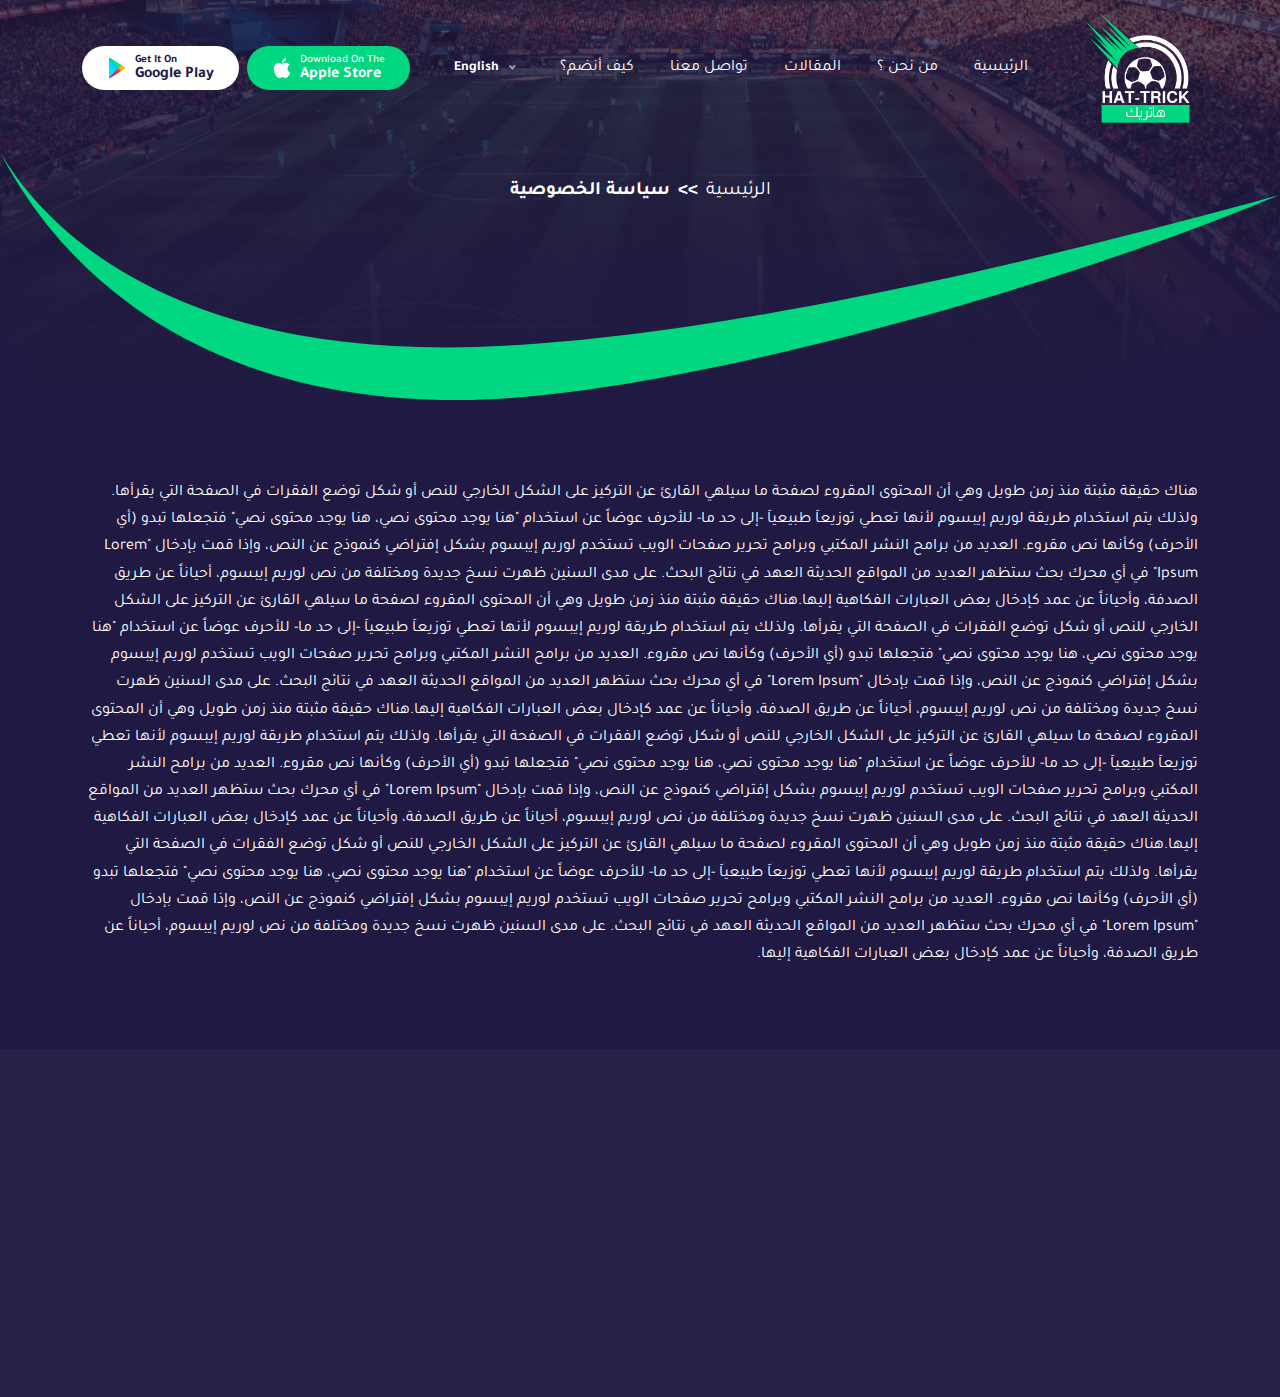
<file: privacy.html>
<!DOCTYPE html>
<html lang="ar" dir="rtl">

<head>
  <meta charset="UTF-8">
  <meta http-equiv="X-UA-Compatible" content="IE=edge">
  <meta name="viewport" content="width=device-width, initial-scale=1.0">
  <title>HAT-TRICK</title>

  <link rel="icon" href="images/fav.svg">

  <!-- font awesome cdn link  -->
  <link rel="stylesheet" href="https://cdnjs.cloudflare.com/ajax/libs/font-awesome/6.5.1/css/all.min.css"
    integrity="sha512-DTOQO9RWCH3ppGqcWaEA1BIZOC6xxalwEsw9c2QQeAIftl+Vegovlnee1c9QX4TctnWMn13TZye+giMm8e2LwA=="
    crossorigin="anonymous" referrerpolicy="no-referrer">

  <!-- Bootstrap link  -->
  <!-- if lang == ar -->
  <link rel="stylesheet" href="styles/plugin/bootstrap.rtl.min.css">

  <link rel="stylesheet" href="styles/plugin/bootstrap-icons.min.css">

  <!-- animate link  -->
  <link rel="stylesheet" href="styles/plugin/animate.css" />

  <!-- swiper link -->
  <link rel="stylesheet" href="https://cdn.jsdelivr.net/npm/swiper@11/swiper-bundle.min.css" />
  <link rel="stylesheet" href="styles/plugin/swiper.min.css">
  <!-- nice select  -->
  <link rel="stylesheet" href="styles/plugin//nice-select.css">
  <!-- custom css file link  -->
  <link rel="stylesheet" href="styles/style.css">
</head>

<body>


  <!-- ========= scroll to top btn =========== -->

  <button class="btn scrollTop secondary-btn wow fadeInDown">
    <i class="fa-solid fa-chevron-up"></i>
  </button>


  <!------------- navbar -------------->

  <nav class="navbar  navbar-expand-lg" id="nav">
    <div class="container">
      <a class="navbar-brand" href="index.html">
        <img src="images/logo.png" alt="">
      </a>
      <!-- ======= this for mobile and tablet responsive ======= -->
      <select class="lang mobile-lang">
        <option value="0">english</option>
        <option value="1">عربي</option>
        <option value="2">dutch</option>
      </select>
      <!-- ========================================================== -->
      <div class="m-0 d-flex align-items-center">
        <button class="navbar-toggler" id="nav-toggler">
          <i class="fas fa-bars"></i>
        </button>
      </div>
      <div class="navbar-collapse">
        <div class="nav-header-mobile w-100 justify-content-between align-items-center mt-3 px-4">
          <div class="img">
            <img src="images/logo.png" alt="">
          </div>
          <i class="fas fa-close" id="close"></i>
        </div>
        <ul class="navbar-nav m-auto mb-2 mb-lg-0">
          <li class="nav-item">
            <a class="nav-link" href="index.html">الرئيسية</a>
          </li>
          <li class="nav-item">
            <a class="nav-link" href="about.html">من نحن ؟</a>
          </li>
          <li class="nav-item">
            <a class="nav-link" href="articles.html">المقالات</a>
          </li>
          <li class="nav-item">
            <a class="nav-link" href="contact.html">تواصل معنا</a>
          </li>
          <li class="nav-item">
            <a class="nav-link" href="join.html">كيف أنضم؟</a>
          </li>
        </ul>
        <!-- ======= this for pc responsive ======= -->
        <select class="lang pc">
          <option value="0">english</option>
          <option value="1">عربي</option>
          <option value="2">dutch</option>
        </select>
        <!-- ========================================================== -->

        <div class="download-links">
          <div class="d-flex gap-2">
            <a href="#" class="btn secondary-btn">
              <div class="text">
                <p>download on the</p>
                <p>apple store</p>
              </div>
              <img src="images/Apple.svg" alt="">
            </a>
            <a href=" #" class="btn main-btn">
              <div class="text">
                <p>Get it on</p>
                <p>Google Play</p>
              </div>
              <img src="images/google.svg" alt="">
            </a>
          </div>
        </div>
      </div>
    </div>
  </nav>


  <header style="background: url('./images/header.png');">
    <div class="overlay"></div>
    <div class="container d-flex justify-content-center wow fadeInDown">
      <nav aria-label="breadcrumb">
        <ol class="breadcrumb">
          <li class="breadcrumb-item"><a href="index.html">الرئيسية</a></li>
          <li class="breadcrumb-item active" aria-current="page">سياسة الخصوصية</li>
        </ol>
      </nav>
    </div>
    <div class="subtraction position-absolute bottom-0 z-3 w-100 wow fadeInDown dir-ltr">
      <svg xmlns="http://www.w3.org/2000/svg" viewBox="0 0 1568.483 304.13">
        <path id="Subtraction_1" data-name="Subtraction 1"
          d="M581.907,1001.979c-22.208,0-44.253-.786-65.525-2.335-20.576-1.5-40.983-3.753-60.655-6.7-19-2.846-37.824-6.414-55.957-10.606-17.478-4.041-34.782-8.769-51.432-14.053-16.015-5.083-31.854-10.816-47.077-17.041-14.606-5.972-29.038-12.557-42.9-19.57-13.256-6.71-26.339-13.99-38.885-21.64-11.962-7.294-23.753-15.117-35.046-23.251A536.478,536.478,0,0,1,79.2,786.845a530.625,530.625,0,0,1-34.05-47.7C36.58,725.6,28.672,711.7,21.647,697.849,45.843,738.941,92.51,798.312,177.439,847.8c101.963,59.411,232.838,89.536,388.989,89.536,130.074,0,301.374-21.063,509.142-62.6,84.179-16.83,174.952-37.165,269.8-60.44,78.792-19.335,161.143-40.878,244.764-64.031-32.631,13.762-68.99,28.077-108.065,42.55-39.113,14.487-80.843,29.092-124.03,43.41-43.85,14.538-89.128,28.756-134.578,42.257-46.741,13.885-93.746,27.037-139.71,39.09-47.74,12.519-94.649,23.927-139.426,33.909C897.5,961.914,852.506,970.9,810.595,978.191,719.828,993.975,642.886,1001.979,581.907,1001.979Z"
          transform="translate(-21.647 -697.849)" fill="#01d681" />
      </svg>

    </div>
  </header>

  <section class="rules">
    <div class="container">
      <p class="wow fadeInDown">هناك حقيقة مثبتة منذ زمن طويل وهي أن المحتوى المقروء لصفحة ما سيلهي القارئ عن التركيز
        على الشكل الخارجي للنص أو
        شكل توضع الفقرات في الصفحة التي يقرأها. ولذلك يتم استخدام طريقة لوريم إيبسوم لأنها تعطي توزيعاَ طبيعياَ -إلى حد
        ما- للأحرف عوضاً عن استخدام "هنا يوجد محتوى نصي، هنا يوجد محتوى نصي" فتجعلها تبدو (أي الأحرف) وكأنها نص مقروء.
        العديد من برامح النشر المكتبي وبرامح تحرير صفحات الويب تستخدم لوريم إيبسوم بشكل إفتراضي كنموذج عن النص، وإذا قمت
        بإدخال "lorem ipsum" في أي محرك بحث ستظهر العديد من المواقع الحديثة العهد في نتائج البحث. على مدى السنين ظهرت
        نسخ جديدة ومختلفة من نص لوريم إيبسوم، أحياناً عن طريق الصدفة، وأحياناً عن عمد كإدخال بعض العبارات الفكاهية
        إليها.هناك حقيقة مثبتة منذ زمن طويل وهي أن المحتوى المقروء لصفحة ما سيلهي القارئ عن التركيز على الشكل الخارجي
        للنص أو شكل توضع الفقرات في الصفحة التي يقرأها. ولذلك يتم استخدام طريقة لوريم إيبسوم لأنها تعطي توزيعاَ طبيعياَ
        -إلى حد ما- للأحرف عوضاً عن استخدام "هنا يوجد محتوى نصي، هنا يوجد محتوى نصي" فتجعلها تبدو (أي الأحرف) وكأنها نص
        مقروء. العديد من برامح النشر المكتبي وبرامح تحرير صفحات الويب تستخدم لوريم إيبسوم بشكل إفتراضي كنموذج عن النص،
        وإذا قمت بإدخال "lorem ipsum" في أي محرك بحث ستظهر العديد من المواقع الحديثة العهد في نتائج البحث. على مدى
        السنين ظهرت نسخ جديدة ومختلفة من نص لوريم إيبسوم، أحياناً عن طريق الصدفة، وأحياناً عن عمد كإدخال بعض العبارات
        الفكاهية إليها.هناك حقيقة مثبتة منذ زمن طويل وهي أن المحتوى المقروء لصفحة ما سيلهي القارئ عن التركيز على الشكل
        الخارجي للنص أو شكل توضع الفقرات في الصفحة التي يقرأها. ولذلك يتم استخدام طريقة لوريم إيبسوم لأنها تعطي توزيعاَ
        طبيعياَ -إلى حد ما- للأحرف عوضاً عن استخدام "هنا يوجد محتوى نصي، هنا يوجد محتوى نصي" فتجعلها تبدو (أي الأحرف)
        وكأنها نص مقروء. العديد من برامح النشر المكتبي وبرامح تحرير صفحات الويب تستخدم لوريم إيبسوم بشكل إفتراضي كنموذج
        عن النص، وإذا قمت بإدخال "lorem ipsum" في أي محرك بحث ستظهر العديد من المواقع الحديثة العهد في نتائج البحث. على
        مدى السنين ظهرت نسخ جديدة ومختلفة من نص لوريم إيبسوم، أحياناً عن طريق الصدفة، وأحياناً عن عمد كإدخال بعض
        العبارات الفكاهية إليها.هناك حقيقة مثبتة منذ زمن طويل وهي أن المحتوى المقروء لصفحة ما سيلهي القارئ عن التركيز
        على الشكل الخارجي للنص أو شكل توضع الفقرات في الصفحة التي يقرأها. ولذلك يتم استخدام طريقة لوريم إيبسوم لأنها
        تعطي توزيعاَ طبيعياَ -إلى حد ما- للأحرف عوضاً عن استخدام "هنا يوجد محتوى نصي، هنا يوجد محتوى نصي" فتجعلها تبدو
        (أي الأحرف) وكأنها نص مقروء. العديد من برامح النشر المكتبي وبرامح تحرير صفحات الويب تستخدم لوريم إيبسوم بشكل
        إفتراضي كنموذج عن النص، وإذا قمت بإدخال "lorem ipsum" في أي محرك بحث ستظهر العديد من المواقع الحديثة العهد في
        نتائج البحث. على مدى السنين ظهرت نسخ جديدة ومختلفة من نص لوريم إيبسوم، أحياناً عن طريق الصدفة، وأحياناً عن عمد
        كإدخال بعض العبارات الفكاهية إليها.</p>
    </div>
  </section>



  <!-- footer  -->
  <footer>
    <div class="container">
      <div class="row justify-content-between align-items-center gy-5">
        <div class="col-md-4 wow fadeInDown">
          <a href="index.html">
            <div class="img footer-logo">
              <img src="images/logo.png" alt="">
            </div>
          </a>
        </div>
        <div class="col-md-4 wow fadeInDown d-links">
          <div class="download-links">
            <h4 class="mb-4 text-center">يمكنك تحميل التطبيق الآن من خلال</h4>
            <div class="d-flex flex-wrap gap-2">
              <a href="#" class="btn secondary-btn">
                <div class="text">
                  <p>download on the</p>
                  <p>apple store</p>
                </div>
                <img src="images/Apple.svg" alt="">
              </a>
              <a href=" #" class="btn main-btn">
                <div class="text">
                  <p>Get it on</p>
                  <p>Google Play</p>
                </div>
                <img src="images/google.svg" alt="">
              </a>
            </div>
          </div>
        </div>
        <div class="col-md-4 wow fadeInDown d-subs">
          <div class=" mail-subscribe">
            <h4 class="mb-4 text-center">الاشتراك في النشرة البريدية</h4>
            <form action="" class="form subscribtion-form">
              <input type="email" class="form-control" placeholder="البريد الإلكتروني">
              <button type="submit" class="btn secondary-btn">ارسال</button>
            </form>
          </div>
        </div>
      </div>
    </div>
  </footer>


  <div class="rights">
    <div class="container">
      <div class="d-flex flex-wrap justify-content-between align-items-center gap-2 wow fadeInDown">
        <a class="smartV-link" href="https://smartvision4p.com/" target="_blank">جميع الحقوق محفوظة لموقع سمارت فيجن
          للبرمجيات</a>
        <div class="links d-flex">
          <a href="privacy.html">سياسة الخصوصية</a>
          <a href="rules.html">الشروط والأحكام</a>
        </div>
      </div>
    </div>
  </div>





  <!-- jQuery script -->
  <script src="js/jquery-3.6.0.min.js"></script>
  <!-- bootstrap script -->
  <script src="js/bootstrap.bundle.min.js"></script>
  <!-- wow script -->
  <script src="js/wow.min.js"></script>
  <!-- swiper script -->
  <script src="https://cdn.jsdelivr.net/npm/swiper@11/swiper-bundle.min.js"></script>
  <script src="js/swiper-bundle.min.js"></script>
  <!-- nice select  -->
  <script src="js/jquery.nice-select.min.js"></script>
  <!-- custom js file link  -->
  <script src="js/script.js"></script>

</body>

</html>
</file>
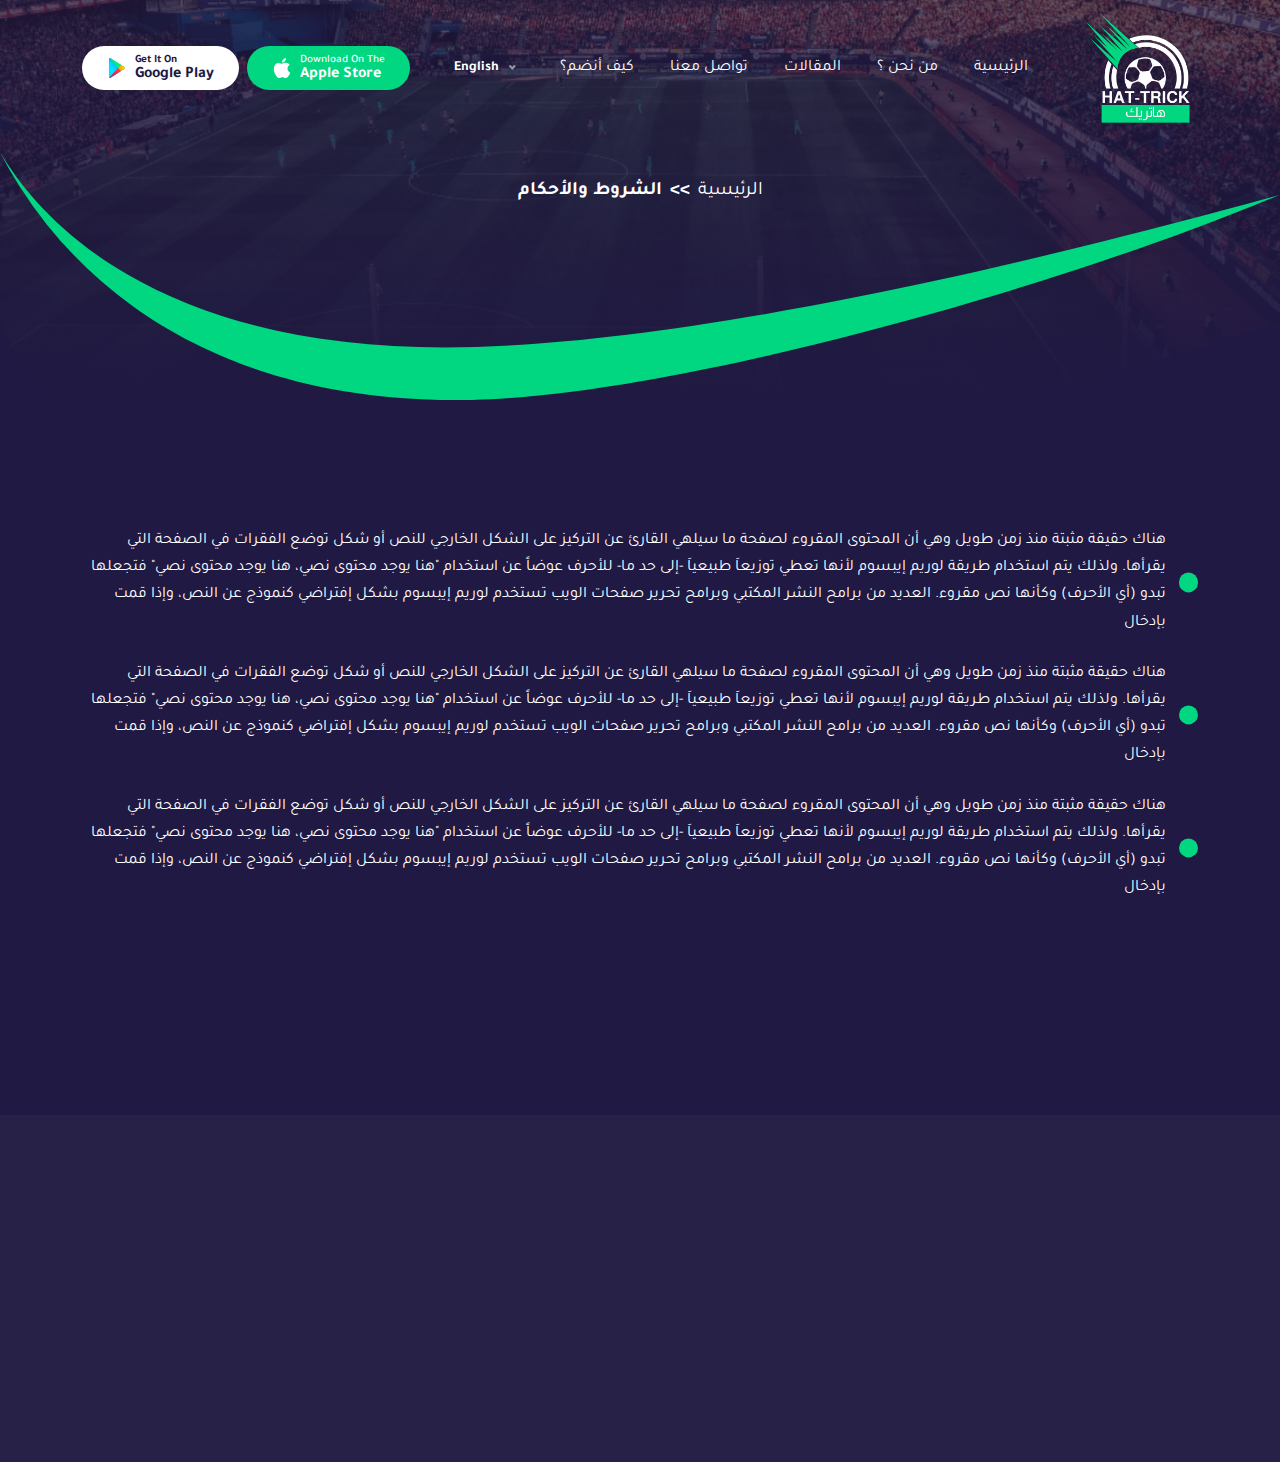
<file: rules.html>
<!DOCTYPE html>
<html lang="ar" dir="rtl">

<head>
  <meta charset="UTF-8">
  <meta http-equiv="X-UA-Compatible" content="IE=edge">
  <meta name="viewport" content="width=device-width, initial-scale=1.0">
  <title>HAT-TRICK</title>

  <link rel="icon" href="images/fav.svg">

  <!-- font awesome cdn link  -->
  <link rel="stylesheet" href="https://cdnjs.cloudflare.com/ajax/libs/font-awesome/6.5.1/css/all.min.css"
    integrity="sha512-DTOQO9RWCH3ppGqcWaEA1BIZOC6xxalwEsw9c2QQeAIftl+Vegovlnee1c9QX4TctnWMn13TZye+giMm8e2LwA=="
    crossorigin="anonymous" referrerpolicy="no-referrer">

  <!-- Bootstrap link  -->
  <!-- if lang == ar -->
  <link rel="stylesheet" href="styles/plugin/bootstrap.rtl.min.css">

  <link rel="stylesheet" href="styles/plugin/bootstrap-icons.min.css">

  <!-- animate link  -->
  <link rel="stylesheet" href="styles/plugin/animate.css" />

  <!-- swiper link -->
  <link rel="stylesheet" href="https://cdn.jsdelivr.net/npm/swiper@11/swiper-bundle.min.css" />
  <link rel="stylesheet" href="styles/plugin/swiper.min.css">
  <!-- nice select  -->
  <link rel="stylesheet" href="styles/plugin//nice-select.css">
  <!-- custom css file link  -->
  <link rel="stylesheet" href="styles/style.css">
</head>

<body>


  <!-- ========= scroll to top btn =========== -->

  <button class="btn scrollTop secondary-btn wow fadeInDown">
    <i class="fa-solid fa-chevron-up"></i>
  </button>


  <!------------- navbar -------------->

  <nav class="navbar  navbar-expand-lg" id="nav">
    <div class="container">
      <a class="navbar-brand" href="index.html">
        <img src="images/logo.png" alt="">
      </a>
      <!-- ======= this for mobile and tablet responsive ======= -->
      <select class="lang mobile-lang">
        <option value="0">english</option>
        <option value="1">عربي</option>
        <option value="2">dutch</option>
      </select>
      <!-- ========================================================== -->
      <div class="m-0 d-flex align-items-center">
        <button class="navbar-toggler" id="nav-toggler">
          <i class="fas fa-bars"></i>
        </button>
      </div>
      <div class="navbar-collapse">
        <div class="nav-header-mobile w-100 justify-content-between align-items-center mt-3 px-4">
          <div class="img">
            <img src="images/logo.png" alt="">
          </div>
          <i class="fas fa-close" id="close"></i>
        </div>
        <ul class="navbar-nav m-auto mb-2 mb-lg-0">
          <li class="nav-item">
            <a class="nav-link" href="index.html">الرئيسية</a>
          </li>
          <li class="nav-item">
            <a class="nav-link" href="about.html">من نحن ؟</a>
          </li>
          <li class="nav-item">
            <a class="nav-link" href="articles.html">المقالات</a>
          </li>
          <li class="nav-item">
            <a class="nav-link" href="contact.html">تواصل معنا</a>
          </li>
          <li class="nav-item">
            <a class="nav-link" href="join.html">كيف أنضم؟</a>
          </li>
        </ul>
        <!-- ======= this for pc responsive ======= -->
        <select class="lang pc">
          <option value="0">english</option>
          <option value="1">عربي</option>
          <option value="2">dutch</option>
        </select>
        <!-- ========================================================== -->

        <div class="download-links">
          <div class="d-flex gap-2">
            <a href="#" class="btn secondary-btn">
              <div class="text">
                <p>download on the</p>
                <p>apple store</p>
              </div>
              <img src="images/Apple.svg" alt="">
            </a>
            <a href=" #" class="btn main-btn">
              <div class="text">
                <p>Get it on</p>
                <p>Google Play</p>
              </div>
              <img src="images/google.svg" alt="">
            </a>
          </div>
        </div>
      </div>
    </div>
  </nav>


  <header style="background: url('./images/header.png');">
    <div class="overlay"></div>
    <div class="container d-flex justify-content-center wow fadeInDown">
      <nav aria-label="breadcrumb">
        <ol class="breadcrumb">
          <li class="breadcrumb-item"><a href="index.html">الرئيسية</a></li>
          <li class="breadcrumb-item active" aria-current="page"> الشروط والأحكام</li>
        </ol>
      </nav>
    </div>
    <div class="subtraction position-absolute bottom-0 z-3 w-100 wow fadeInDown dir-ltr">
      <svg xmlns="http://www.w3.org/2000/svg" viewBox="0 0 1568.483 304.13">
        <path id="Subtraction_1" data-name="Subtraction 1"
          d="M581.907,1001.979c-22.208,0-44.253-.786-65.525-2.335-20.576-1.5-40.983-3.753-60.655-6.7-19-2.846-37.824-6.414-55.957-10.606-17.478-4.041-34.782-8.769-51.432-14.053-16.015-5.083-31.854-10.816-47.077-17.041-14.606-5.972-29.038-12.557-42.9-19.57-13.256-6.71-26.339-13.99-38.885-21.64-11.962-7.294-23.753-15.117-35.046-23.251A536.478,536.478,0,0,1,79.2,786.845a530.625,530.625,0,0,1-34.05-47.7C36.58,725.6,28.672,711.7,21.647,697.849,45.843,738.941,92.51,798.312,177.439,847.8c101.963,59.411,232.838,89.536,388.989,89.536,130.074,0,301.374-21.063,509.142-62.6,84.179-16.83,174.952-37.165,269.8-60.44,78.792-19.335,161.143-40.878,244.764-64.031-32.631,13.762-68.99,28.077-108.065,42.55-39.113,14.487-80.843,29.092-124.03,43.41-43.85,14.538-89.128,28.756-134.578,42.257-46.741,13.885-93.746,27.037-139.71,39.09-47.74,12.519-94.649,23.927-139.426,33.909C897.5,961.914,852.506,970.9,810.595,978.191,719.828,993.975,642.886,1001.979,581.907,1001.979Z"
          transform="translate(-21.647 -697.849)" fill="#01d681" />
      </svg>

    </div>
  </header>

  <section class="rules">
    <div class="container">
      <ul>
        <li class="wow slideInRight" data-wow-delay=".2s">
          <p>هناك حقيقة مثبتة منذ زمن طويل وهي أن المحتوى المقروء لصفحة ما سيلهي القارئ عن التركيز على الشكل الخارجي
            للنص أو شكل توضع الفقرات في الصفحة التي يقرأها. ولذلك يتم استخدام طريقة لوريم إيبسوم لأنها تعطي توزيعاَ
            طبيعياَ -إلى حد ما- للأحرف عوضاً عن استخدام "هنا يوجد محتوى نصي، هنا يوجد محتوى نصي" فتجعلها تبدو (أي
            الأحرف) وكأنها نص مقروء. العديد من برامح النشر المكتبي وبرامح تحرير صفحات الويب تستخدم لوريم إيبسوم بشكل
            إفتراضي كنموذج عن النص، وإذا قمت بإدخال</p>
        </li>
        <li class="wow slideInRight" data-wow-delay=".4s">
          <p>هناك حقيقة مثبتة منذ زمن طويل وهي أن المحتوى المقروء لصفحة ما سيلهي القارئ عن التركيز على الشكل الخارجي
            للنص أو شكل توضع الفقرات في الصفحة التي يقرأها. ولذلك يتم استخدام طريقة لوريم إيبسوم لأنها تعطي توزيعاَ
            طبيعياَ -إلى حد ما- للأحرف عوضاً عن استخدام "هنا يوجد محتوى نصي، هنا يوجد محتوى نصي" فتجعلها تبدو (أي
            الأحرف) وكأنها نص مقروء. العديد من برامح النشر المكتبي وبرامح تحرير صفحات الويب تستخدم لوريم إيبسوم بشكل
            إفتراضي كنموذج عن النص، وإذا قمت بإدخال</p>
        </li>
        <li class="wow slideInRight" data-wow-delay=".6s">
          <p>هناك حقيقة مثبتة منذ زمن طويل وهي أن المحتوى المقروء لصفحة ما سيلهي القارئ عن التركيز على الشكل الخارجي
            للنص أو شكل توضع الفقرات في الصفحة التي يقرأها. ولذلك يتم استخدام طريقة لوريم إيبسوم لأنها تعطي توزيعاَ
            طبيعياَ -إلى حد ما- للأحرف عوضاً عن استخدام "هنا يوجد محتوى نصي، هنا يوجد محتوى نصي" فتجعلها تبدو (أي
            الأحرف) وكأنها نص مقروء. العديد من برامح النشر المكتبي وبرامح تحرير صفحات الويب تستخدم لوريم إيبسوم بشكل
            إفتراضي كنموذج عن النص، وإذا قمت بإدخال</p>
        </li>
        <li class="wow slideInRight" data-wow-delay=".6s">
          <p>هناك حقيقة مثبتة منذ زمن طويل وهي أن المحتوى المقروء لصفحة ما سيلهي القارئ عن التركيز على الشكل الخارجي
            للنص أو شكل توضع الفقرات في الصفحة التي يقرأها. ولذلك يتم استخدام طريقة لوريم إيبسوم لأنها تعطي توزيعاَ
            طبيعياَ -إلى حد ما- للأحرف عوضاً عن استخدام "هنا يوجد محتوى نصي، هنا يوجد محتوى نصي" فتجعلها تبدو (أي
            الأحرف) وكأنها نص مقروء. العديد من برامح النشر المكتبي وبرامح تحرير صفحات الويب تستخدم لوريم إيبسوم بشكل
            إفتراضي كنموذج عن النص، وإذا قمت بإدخال</p>
        </li>
      </ul>
    </div>
  </section>



  <!-- footer  -->
  <footer>
    <div class="container">
      <div class="row justify-content-between align-items-center gy-5">
        <div class="col-md-4 wow fadeInDown">
          <a href="index.html">
            <div class="img footer-logo">
              <img src="images/logo.png" alt="">
            </div>
          </a>
        </div>
        <div class="col-md-4 wow fadeInDown d-links">
          <div class="download-links">
            <h4 class="mb-4 text-center">يمكنك تحميل التطبيق الآن من خلال</h4>
            <div class="d-flex flex-wrap gap-2">
              <a href="#" class="btn secondary-btn">
                <div class="text">
                  <p>download on the</p>
                  <p>apple store</p>
                </div>
                <img src="images/Apple.svg" alt="">
              </a>
              <a href=" #" class="btn main-btn">
                <div class="text">
                  <p>Get it on</p>
                  <p>Google Play</p>
                </div>
                <img src="images/google.svg" alt="">
              </a>
            </div>
          </div>
        </div>
        <div class="col-md-4 wow fadeInDown d-subs">
          <div class=" mail-subscribe">
            <h4 class="mb-4 text-center">الاشتراك في النشرة البريدية</h4>
            <form action="" class="form subscribtion-form">
              <input type="email" class="form-control" placeholder="البريد الإلكتروني">
              <button type="submit" class="btn secondary-btn">ارسال</button>
            </form>
          </div>
        </div>
      </div>
    </div>
  </footer>


  <div class="rights">
    <div class="container">
      <div class="d-flex flex-wrap justify-content-between align-items-center gap-2 wow fadeInDown">
        <a class="smartV-link" href="https://smartvision4p.com/" target="_blank">جميع الحقوق محفوظة لموقع سمارت فيجن
          للبرمجيات</a>
        <div class="links d-flex">
          <a href="privacy.html">سياسة الخصوصية</a>
          <a href="rules.html">الشروط والأحكام</a>
        </div>
      </div>
    </div>
  </div>





  <!-- jQuery script -->
  <script src="js/jquery-3.6.0.min.js"></script>
  <!-- bootstrap script -->
  <script src="js/bootstrap.bundle.min.js"></script>
  <!-- wow script -->
  <script src="js/wow.min.js"></script>
  <!-- swiper script -->
  <script src="https://cdn.jsdelivr.net/npm/swiper@11/swiper-bundle.min.js"></script>
  <script src="js/swiper-bundle.min.js"></script>
  <!-- nice select  -->
  <script src="js/jquery.nice-select.min.js"></script>
  <!-- custom js file link  -->
  <script src="js/script.js"></script>

</body>

</html>
</file>
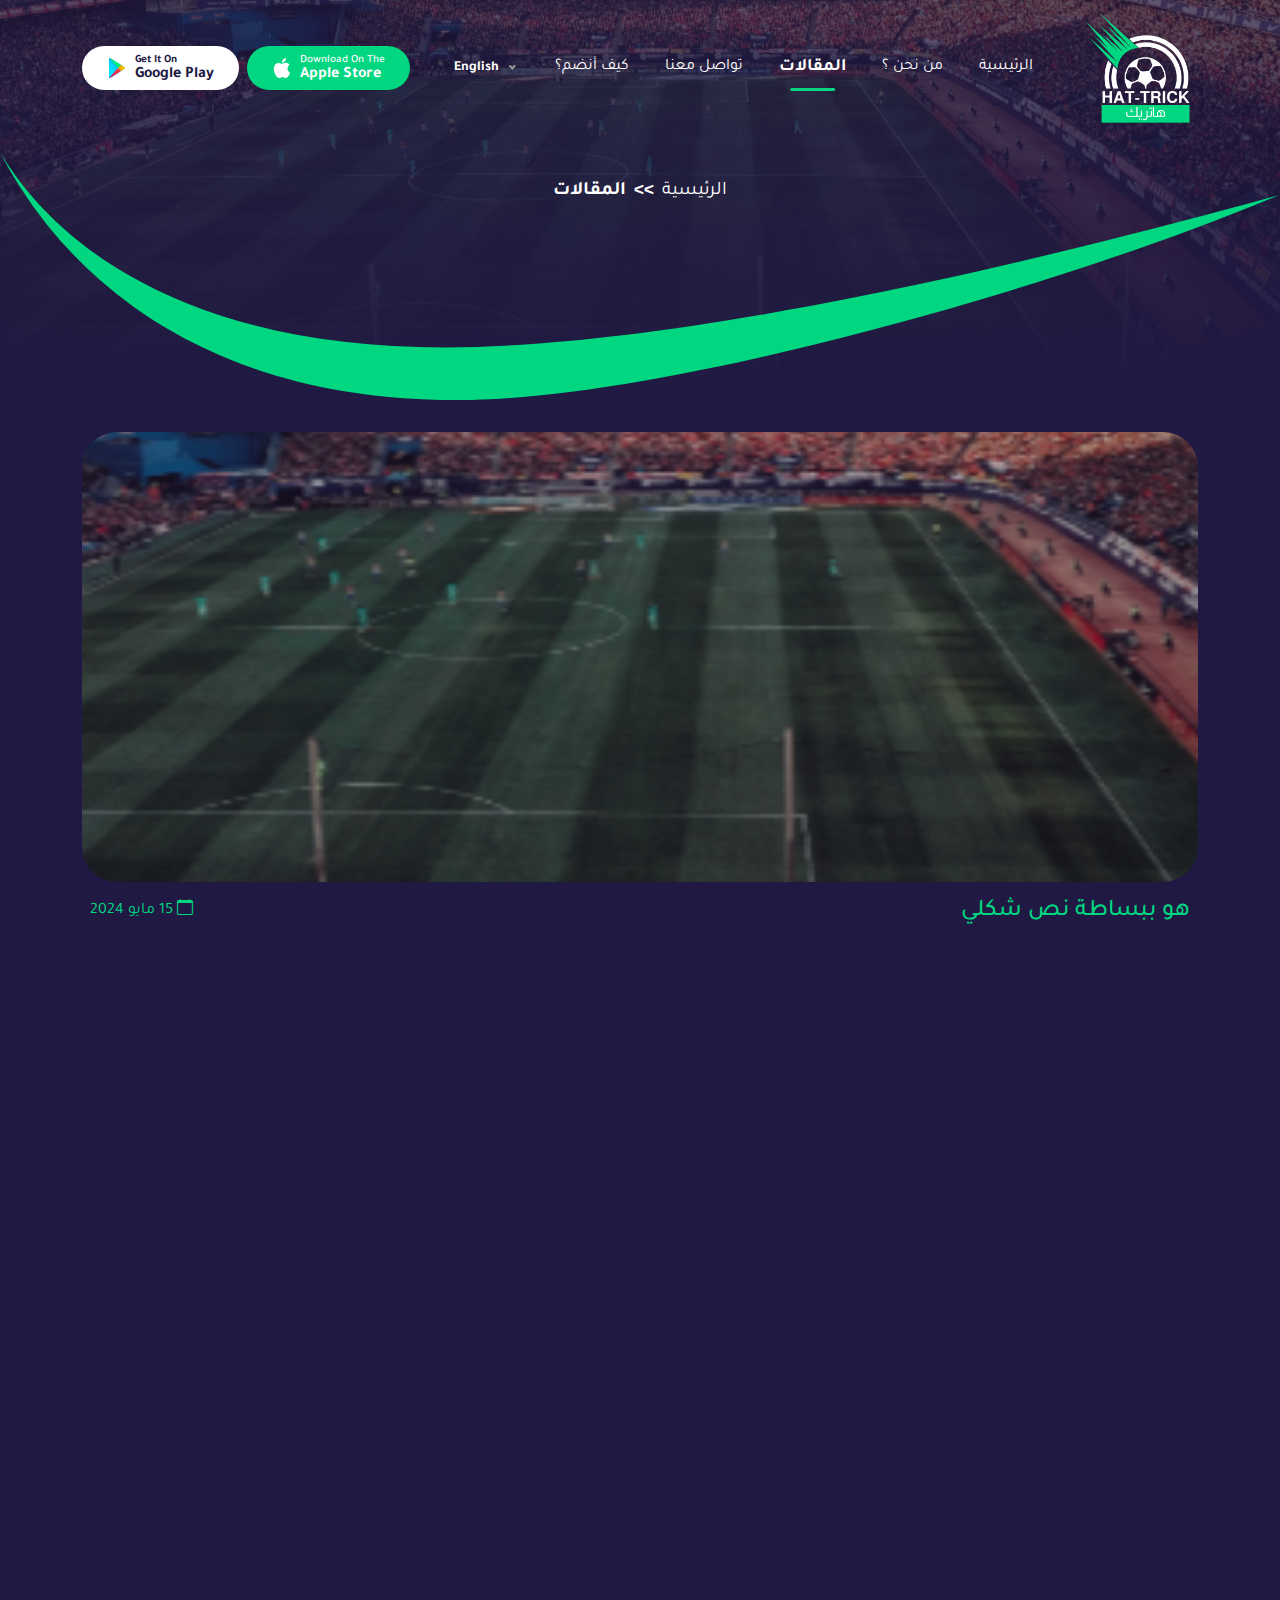
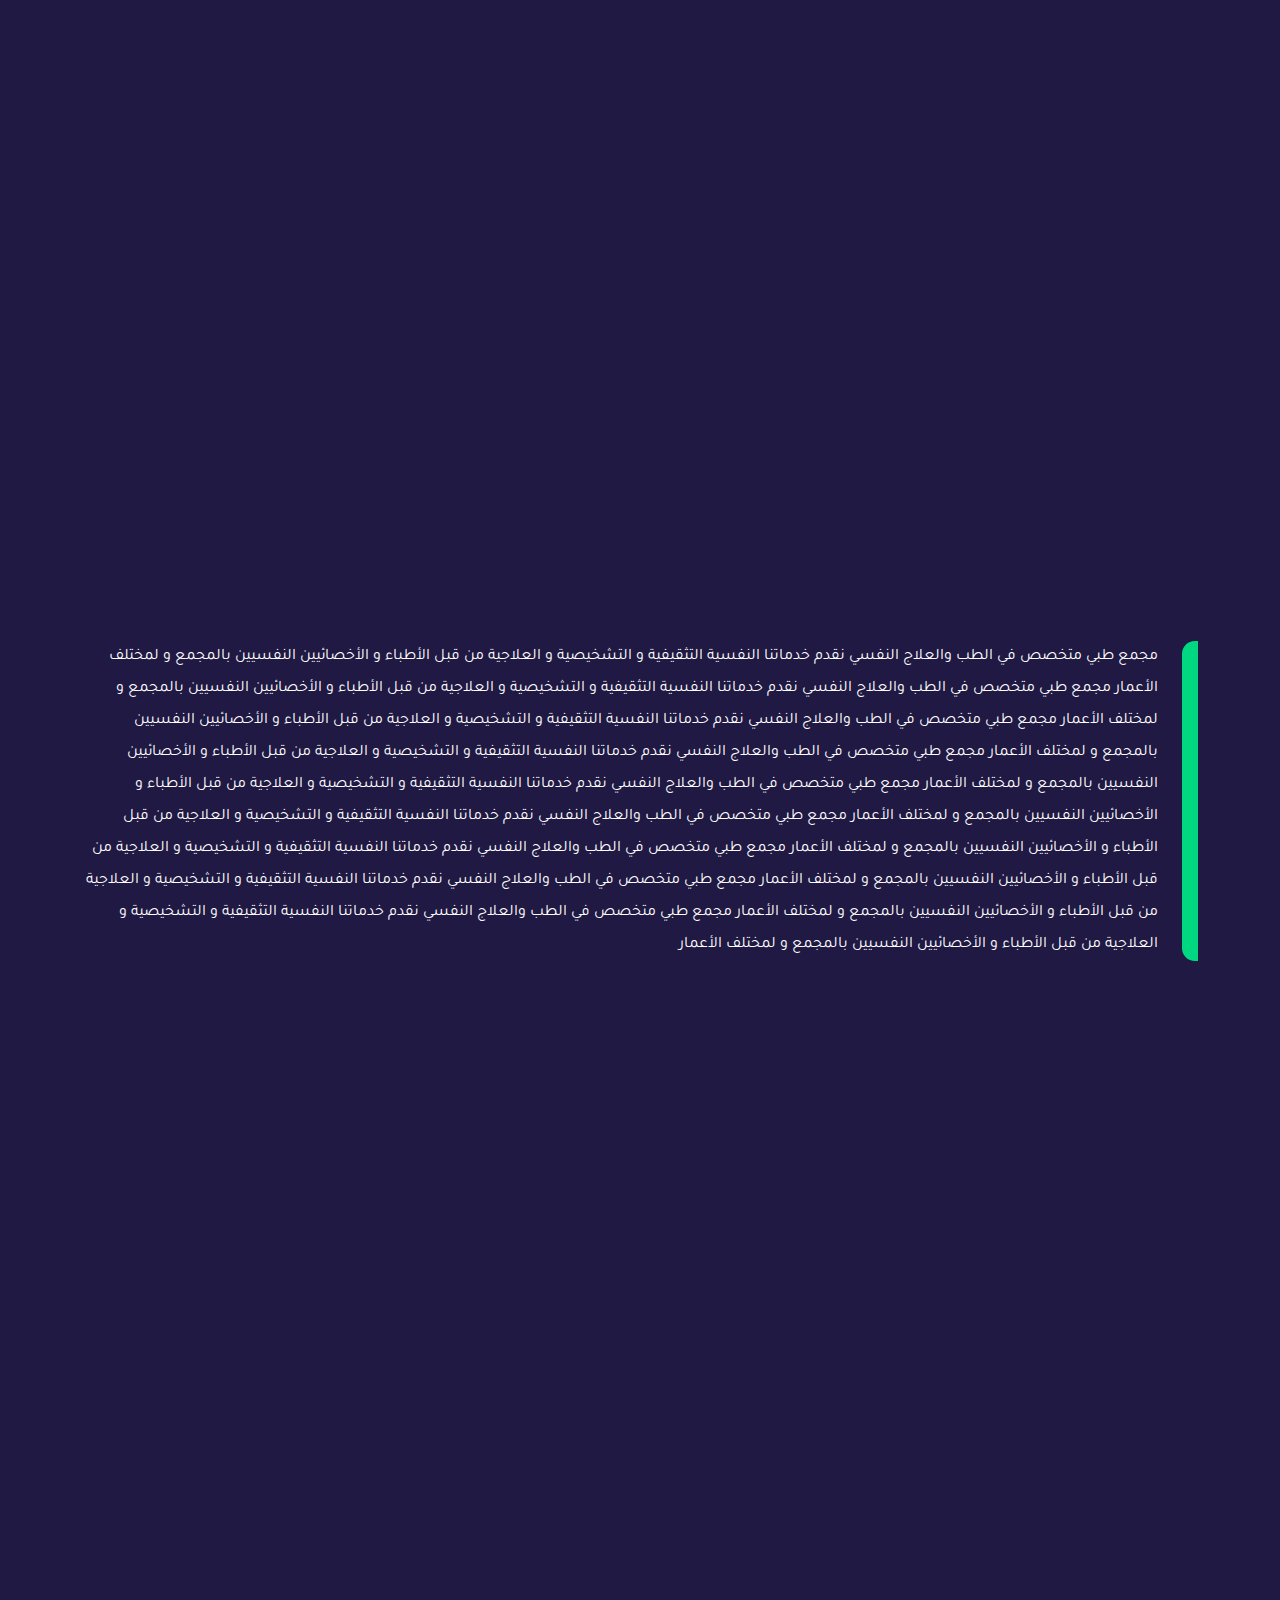
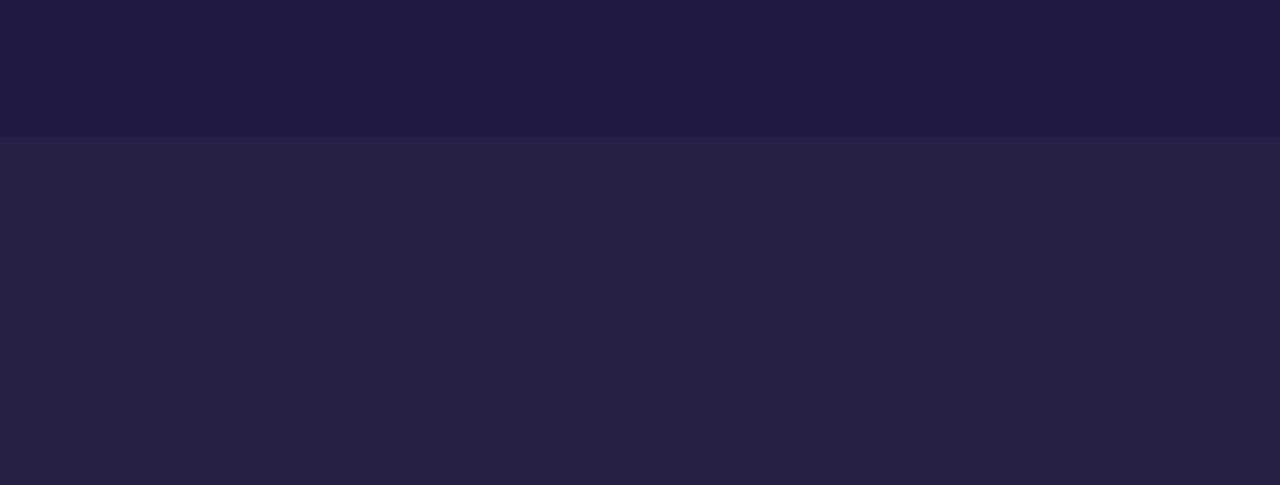
<file: single-article.html>
<!DOCTYPE html>
<html lang="ar" dir="rtl">

<head>
  <meta charset="UTF-8">
  <meta http-equiv="X-UA-Compatible" content="IE=edge">
  <meta name="viewport" content="width=device-width, initial-scale=1.0">
  <title>HAT-TRICK</title>

  <link rel="icon" href="images/fav.svg">

  <!-- font awesome cdn link  -->
  <link rel="stylesheet" href="https://cdnjs.cloudflare.com/ajax/libs/font-awesome/6.5.1/css/all.min.css"
    integrity="sha512-DTOQO9RWCH3ppGqcWaEA1BIZOC6xxalwEsw9c2QQeAIftl+Vegovlnee1c9QX4TctnWMn13TZye+giMm8e2LwA=="
    crossorigin="anonymous" referrerpolicy="no-referrer">

  <!-- Bootstrap link  -->
  <!-- if lang == ar -->
  <link rel="stylesheet" href="styles/plugin/bootstrap.rtl.min.css">

  <link rel="stylesheet" href="styles/plugin/bootstrap-icons.min.css">

  <!-- animate link  -->
  <link rel="stylesheet" href="styles/plugin/animate.css" />

  <!-- swiper link -->
  <link rel="stylesheet" href="https://cdn.jsdelivr.net/npm/swiper@11/swiper-bundle.min.css" />
  <link rel="stylesheet" href="styles/plugin/swiper.min.css">
  <!-- nice select  -->
  <link rel="stylesheet" href="styles/plugin//nice-select.css">
  <!-- custom css file link  -->
  <link rel="stylesheet" href="styles/style.css">
</head>

<body>


  <!-- ========= scroll to top btn =========== -->

  <button class="btn scrollTop secondary-btn wow fadeInDown">
    <i class="fa-solid fa-chevron-up"></i>
  </button>


  <!------------- navbar -------------->

  <nav class="navbar  navbar-expand-lg" id="nav">
    <div class="container">
      <a class="navbar-brand" href="index.html">
        <img src="images/logo.png" alt="">
      </a>
      <!-- ======= this for mobile and tablet responsive ======= -->
      <select class="lang mobile-lang">
        <option value="0">english</option>
        <option value="1">عربي</option>
        <option value="2">dutch</option>
      </select>
      <!-- ========================================================== -->
      <div class="m-0 d-flex align-items-center">
        <button class="navbar-toggler" id="nav-toggler">
          <i class="fas fa-bars"></i>
        </button>
      </div>
      <div class="navbar-collapse">
        <div class="nav-header-mobile w-100 justify-content-between align-items-center mt-3 px-4">
          <div class="img">
            <img src="images/logo.png" alt="">
          </div>
          <i class="fas fa-close" id="close"></i>
        </div>
        <ul class="navbar-nav m-auto mb-2 mb-lg-0">
          <li class="nav-item">
            <a class="nav-link" href="index.html">الرئيسية</a>
          </li>
          <li class="nav-item">
            <a class="nav-link" href="about.html">من نحن ؟</a>
          </li>
          <li class="nav-item">
            <a class="nav-link active" href="articles.html">المقالات</a>
          </li>
          <li class="nav-item">
            <a class="nav-link" href="contact.html">تواصل معنا</a>
          </li>
          <li class="nav-item">
            <a class="nav-link" href="join.html">كيف أنضم؟</a>
          </li>
        </ul>
        <!-- ======= this for pc responsive ======= -->
        <select class="lang pc">
          <option value="0">english</option>
          <option value="1">عربي</option>
          <option value="2">dutch</option>
        </select>
        <!-- ========================================================== -->

        <div class="download-links">
          <div class="d-flex gap-2">
            <a href="#" class="btn secondary-btn">
              <div class="text">
                <p>download on the</p>
                <p>apple store</p>
              </div>
              <img src="images/Apple.svg" alt="">
            </a>
            <a href=" #" class="btn main-btn">
              <div class="text">
                <p>Get it on</p>
                <p>Google Play</p>
              </div>
              <img src="images/google.svg" alt="">
            </a>
          </div>
        </div>
      </div>
    </div>
  </nav>


  <header style="background: url('./images/header.png');">
    <div class="overlay"></div>
    <div class="container d-flex justify-content-center wow fadeInDown">
      <nav aria-label="breadcrumb">
        <ol class="breadcrumb">
          <li class="breadcrumb-item"><a href="index.html">الرئيسية</a></li>
          <li class="breadcrumb-item active" aria-current="page">المقالات</li>
        </ol>
      </nav>
    </div>
    <div class="subtraction position-absolute bottom-0 z-3 w-100 wow fadeInDown dir-ltr">
      <svg xmlns="http://www.w3.org/2000/svg" viewBox="0 0 1568.483 304.13">
        <path id="Subtraction_1" data-name="Subtraction 1"
          d="M581.907,1001.979c-22.208,0-44.253-.786-65.525-2.335-20.576-1.5-40.983-3.753-60.655-6.7-19-2.846-37.824-6.414-55.957-10.606-17.478-4.041-34.782-8.769-51.432-14.053-16.015-5.083-31.854-10.816-47.077-17.041-14.606-5.972-29.038-12.557-42.9-19.57-13.256-6.71-26.339-13.99-38.885-21.64-11.962-7.294-23.753-15.117-35.046-23.251A536.478,536.478,0,0,1,79.2,786.845a530.625,530.625,0,0,1-34.05-47.7C36.58,725.6,28.672,711.7,21.647,697.849,45.843,738.941,92.51,798.312,177.439,847.8c101.963,59.411,232.838,89.536,388.989,89.536,130.074,0,301.374-21.063,509.142-62.6,84.179-16.83,174.952-37.165,269.8-60.44,78.792-19.335,161.143-40.878,244.764-64.031-32.631,13.762-68.99,28.077-108.065,42.55-39.113,14.487-80.843,29.092-124.03,43.41-43.85,14.538-89.128,28.756-134.578,42.257-46.741,13.885-93.746,27.037-139.71,39.09-47.74,12.519-94.649,23.927-139.426,33.909C897.5,961.914,852.506,970.9,810.595,978.191,719.828,993.975,642.886,1001.979,581.907,1001.979Z"
          transform="translate(-21.647 -697.849)" fill="#01d681" />
      </svg>

    </div>
  </header>


  <!-- ========== single article ============ -->
  <section class="single-article">
    <div class="container">
      <div class="img wow fadeInDown">
        <img src="images/articles.PNG" alt="">
      </div>
      <div class="d-flex justify-content-between my-3 px-2 wow fadeInDown">
        <h4 class="title">هو ببساطة نص شكلي</h4>
        <div class="date">
          <i class="bi bi-calendar"></i>
          <span>15 مايو 2024</span>
        </div>
      </div>
      <div class="content">
        <p class="wow fadeInDown">مجمع طبي متخصص في الطب والعلاج النفسي نقدم خدماتنا النفسية التثقيفية و التشخيصية و
          العلاجية من قبل الأطباء و
          الأخصائيين النفسيين بالمجمع و لمختلف الأعمار مجمع طبي متخصص في الطب والعلاج النفسي نقدم خدماتنا النفسية
          التثقيفية و التشخيصية و العلاجية من قبل الأطباء و الأخصائيين النفسيين بالمجمع و لمختلف الأعمار مجمع طبي متخصص
          في الطب والعلاج النفسي نقدم خدماتنا النفسية التثقيفية و التشخيصية و العلاجية من قبل الأطباء و الأخصائيين
          النفسيين بالمجمع و لمختلف الأعمار مجمع طبي متخصص في الطب والعلاج النفسي نقدم خدماتنا النفسية التثقيفية و
          التشخيصية و العلاجية من قبل الأطباء و الأخصائيين النفسيين بالمجمع و لمختلف الأعمار مجمع طبي متخصص في الطب
          والعلاج النفسي نقدم خدماتنا النفسية التثقيفية و التشخيصية و العلاجية من قبل الأطباء و الأخصائيين النفسيين
          بالمجمع و لمختلف الأعمار مجمع طبي متخصص في الطب والعلاج النفسي نقدم خدماتنا النفسية التثقيفية و التشخيصية و
          العلاجية من قبل الأطباء و الأخصائيين النفسيين بالمجمع و لمختلف الأعمار مجمع طبي متخصص في الطب والعلاج النفسي
          نقدم خدماتنا النفسية التثقيفية و التشخيصية و العلاجية من قبل الأطباء و الأخصائيين النفسيين بالمجمع و لمختلف
          الأعمار مجمع طبي متخصص في الطب والعلاج النفسي نقدم خدماتنا النفسية التثقيفية و التشخيصية و العلاجية من قبل
          الأطباء و الأخصائيين النفسيين بالمجمع و لمختلف الأعمار مجمع طبي متخصص في الطب والعلاج النفسي نقدم خدماتنا
          النفسية التثقيفية و التشخيصية و العلاجية من قبل الأطباء و الأخصائيين النفسيين بالمجمع و لمختلف الأعمار</p>
      </div>
      <div class="img wow fadeInDown">
        <img src="images/articles.PNG" alt="">
      </div>
      <div class="content">
        <p class="wow fadeInDown">مجمع طبي متخصص في الطب والعلاج النفسي نقدم خدماتنا النفسية التثقيفية و التشخيصية و
          العلاجية من قبل الأطباء و
          الأخصائيين النفسيين بالمجمع و لمختلف الأعمار مجمع طبي متخصص في الطب والعلاج النفسي نقدم خدماتنا النفسية
          التثقيفية و التشخيصية و العلاجية من قبل الأطباء و الأخصائيين النفسيين بالمجمع و لمختلف الأعمار مجمع طبي متخصص
          في الطب والعلاج النفسي نقدم خدماتنا النفسية التثقيفية و التشخيصية و العلاجية من قبل الأطباء و الأخصائيين
          النفسيين بالمجمع و لمختلف الأعمار مجمع طبي متخصص في الطب والعلاج النفسي نقدم خدماتنا النفسية التثقيفية و
          التشخيصية و العلاجية من قبل الأطباء و الأخصائيين النفسيين بالمجمع و لمختلف الأعمار مجمع طبي متخصص في الطب
          والعلاج النفسي نقدم خدماتنا النفسية التثقيفية و التشخيصية و العلاجية من قبل الأطباء و الأخصائيين النفسيين
          بالمجمع و لمختلف الأعمار مجمع طبي متخصص في الطب والعلاج النفسي نقدم خدماتنا النفسية التثقيفية و التشخيصية و
          العلاجية من قبل الأطباء و الأخصائيين النفسيين بالمجمع و لمختلف الأعمار مجمع طبي متخصص في الطب والعلاج النفسي
          نقدم خدماتنا النفسية التثقيفية و التشخيصية و العلاجية من قبل الأطباء و الأخصائيين النفسيين بالمجمع و لمختلف
          الأعمار مجمع طبي متخصص في الطب والعلاج النفسي نقدم خدماتنا النفسية التثقيفية و التشخيصية و العلاجية من قبل
          الأطباء و الأخصائيين النفسيين بالمجمع و لمختلف الأعمار مجمع طبي متخصص في الطب والعلاج النفسي نقدم خدماتنا
          النفسية التثقيفية و التشخيصية و العلاجية من قبل الأطباء و الأخصائيين النفسيين بالمجمع و لمختلف الأعمار</p>
        <p>مجمع طبي متخصص في الطب والعلاج النفسي نقدم خدماتنا النفسية التثقيفية و التشخيصية و العلاجية من قبل الأطباء و
          الأخصائيين النفسيين بالمجمع و لمختلف الأعمار مجمع طبي متخصص في الطب والعلاج النفسي نقدم خدماتنا النفسية
          التثقيفية و التشخيصية و العلاجية من قبل الأطباء و الأخصائيين النفسيين بالمجمع و لمختلف الأعمار مجمع طبي متخصص
          في الطب والعلاج النفسي نقدم خدماتنا النفسية التثقيفية و التشخيصية و العلاجية من قبل الأطباء و الأخصائيين
          النفسيين بالمجمع و لمختلف الأعمار مجمع طبي متخصص في الطب والعلاج النفسي نقدم خدماتنا النفسية التثقيفية و
          التشخيصية و العلاجية من قبل الأطباء و الأخصائيين النفسيين بالمجمع و لمختلف الأعمار مجمع طبي متخصص في الطب
          والعلاج النفسي نقدم خدماتنا النفسية التثقيفية و التشخيصية و العلاجية من قبل الأطباء و الأخصائيين النفسيين
          بالمجمع و لمختلف الأعمار مجمع طبي متخصص في الطب والعلاج النفسي نقدم خدماتنا النفسية التثقيفية و التشخيصية و
          العلاجية من قبل الأطباء و الأخصائيين النفسيين بالمجمع و لمختلف الأعمار مجمع طبي متخصص في الطب والعلاج النفسي
          نقدم خدماتنا النفسية التثقيفية و التشخيصية و العلاجية من قبل الأطباء و الأخصائيين النفسيين بالمجمع و لمختلف
          الأعمار مجمع طبي متخصص في الطب والعلاج النفسي نقدم خدماتنا النفسية التثقيفية و التشخيصية و العلاجية من قبل
          الأطباء و الأخصائيين النفسيين بالمجمع و لمختلف الأعمار مجمع طبي متخصص في الطب والعلاج النفسي نقدم خدماتنا
          النفسية التثقيفية و التشخيصية و العلاجية من قبل الأطباء و الأخصائيين النفسيين بالمجمع و لمختلف الأعمار</p>
      </div>
    </div>
  </section>



  <!-- ========== similar articles ==========  -->
  <section class="articles">
    <div class="container">
      <h4 class="sec-title wow fadeInDown">مقالات أخرى</h4>
      <div class="row gy-4 align-items-stretch list">
        <div class="col-md-4 wow fadeInDown">
          <a class="card" href="single-article.html">
            <div class="card-img">
              <img src="images/articles.PNG" alt="">
            </div>
            <div class="card-body">
              <h5 class="title">هو ببساطة نص شكلي</h5>
              <p>وعند موافقه العميل المبدئيه على التصميم يتم ازالة هذا النص من التصميم ويتم وضع النصوص النهائية المطلوبة
              </p>
            </div>
            <div class="card-footer">
              <div class="date">
                <i class="bi bi-calendar"></i>
                <span>15 مايو 2024</span>
              </div>
            </div>
          </a>
        </div>
        <div class="col-md-4 wow fadeInDown">
          <a class="card" href="single-article.html">
            <div class="card-img">
              <img src="images/articles.PNG" alt="">
            </div>
            <div class="card-body">
              <h5 class="title">هو ببساطة نص شكلي</h5>
              <p>وعند موافقه العميل المبدئيه على التصميم يتم ازالة هذا النص من التصميم ويتم وضع النصوص النهائية المطلوبة
              </p>
            </div>
            <div class="card-footer">
              <div class="date">
                <i class="bi bi-calendar"></i>
                <span>15 مايو 2024</span>
              </div>
            </div>
          </a>
        </div>
        <div class="col-md-4 wow fadeInDown">
          <a class="card" href="single-article.html">
            <div class="card-img">
              <img src="images/articles.PNG" alt="">
            </div>
            <div class="card-body">
              <h5 class="title">هو ببساطة نص شكلي</h5>
              <p>وعند موافقه العميل المبدئيه على التصميم يتم ازالة هذا النص من التصميم ويتم وضع النصوص النهائية المطلوبة
              </p>
            </div>
            <div class="card-footer">
              <div class="date">
                <i class="bi bi-calendar"></i>
                <span>15 مايو 2024</span>
              </div>
            </div>
          </a>
        </div>
      </div>
    </div>
  </section>




  <!-- footer  -->
  <footer>
    <div class="container">
      <div class="row justify-content-between align-items-center gy-5">
        <div class="col-md-4 wow fadeInDown">
          <a href="index.html">
            <div class="img footer-logo">
              <img src="images/logo.png" alt="">
            </div>
          </a>
        </div>
        <div class="col-md-4 wow fadeInDown d-links">
          <div class="download-links">
            <h4 class="mb-4 text-center">يمكنك تحميل التطبيق الآن من خلال</h4>
            <div class="d-flex flex-wrap gap-2">
              <a href="#" class="btn secondary-btn">
                <div class="text">
                  <p>download on the</p>
                  <p>apple store</p>
                </div>
                <img src="images/Apple.svg" alt="">
              </a>
              <a href=" #" class="btn main-btn">
                <div class="text">
                  <p>Get it on</p>
                  <p>Google Play</p>
                </div>
                <img src="images/google.svg" alt="">
              </a>
            </div>
          </div>
        </div>
        <div class="col-md-4 wow fadeInDown d-subs">
          <div class=" mail-subscribe">
            <h4 class="mb-4 text-center">الاشتراك في النشرة البريدية</h4>
            <form action="" class="form subscribtion-form">
              <input type="email" class="form-control" placeholder="البريد الإلكتروني">
              <button type="submit" class="btn secondary-btn">ارسال</button>
            </form>
          </div>
        </div>
      </div>
    </div>
  </footer>


  <div class="rights">
    <div class="container">
      <div class="d-flex flex-wrap justify-content-between align-items-center gap-2 wow fadeInDown">
        <a class="smartV-link" href="https://smartvision4p.com/" target="_blank">جميع الحقوق محفوظة لموقع سمارت فيجن
          للبرمجيات</a>
        <div class="links d-flex">
          <a href="privacy.html">سياسة الخصوصية</a>
          <a href="rules.html">الشروط والأحكام</a>
        </div>
      </div>
    </div>
  </div>





  <!-- jQuery script -->
  <script src="js/jquery-3.6.0.min.js"></script>
  <!-- bootstrap script -->
  <script src="js/bootstrap.bundle.min.js"></script>
  <!-- wow script -->
  <script src="js/wow.min.js"></script>
  <!-- swiper script -->
  <script src="https://cdn.jsdelivr.net/npm/swiper@11/swiper-bundle.min.js"></script>
  <script src="js/swiper-bundle.min.js"></script>
  <!-- nice select  -->
  <script src="js/jquery.nice-select.min.js"></script>
  <!-- custom js file link  -->
  <script src="js/script.js"></script>

</body>

</html>
</file>
<file: styles/plugin/nice-select.css>
.nice-select {
  -webkit-tap-highlight-color: transparent;
  background-color: #fff;
  border-radius: 5px;
  border: solid 1px #e8e8e8;
  box-sizing: border-box;
  clear: both;
  cursor: pointer;
  display: block;
  float: left;
  font-family: inherit;
  font-size: 14px;
  font-weight: normal;
  height: 42px;
  line-height: 40px;
  outline: none;
  padding-left: 18px;
  padding-right: 30px;
  position: relative;
  text-align: left !important;
  transition: all 0.2s ease-in-out;
  -webkit-user-select: none;
     -moz-user-select: none;
      -ms-user-select: none;
          user-select: none;
  white-space: nowrap;
  width: auto; }
  .nice-select:hover {
    border-color: #dbdbdb; }
  .nice-select:active, .nice-select.open, .nice-select:focus {
    border-color: #999; }
  .nice-select:after {
    border-bottom: 2px solid #999;
    border-right: 2px solid #999;
    content: '';
    display: block;
    height: 5px;
    margin-top: -4px;
    pointer-events: none;
    position: absolute;
    right: 12px;
    top: 50%;
    transform-origin: 66% 66%;
    transform: rotate(45deg);
    transition: all 0.15s ease-in-out;
    width: 5px; }
  .nice-select.open:after {
    transform: rotate(-135deg); }
  .nice-select.open .list {
    opacity: 1;
    pointer-events: auto;
    transform: scale(1) translateY(0); }
  .nice-select.disabled {
    border-color: #ededed;
    color: #999;
    pointer-events: none; }
    .nice-select.disabled:after {
      border-color: #cccccc; }
  .nice-select.wide {
    width: 100%; }
    .nice-select.wide .list {
      left: 0 !important;
      right: 0 !important; }
  .nice-select.right {
    float: right; }
    .nice-select.right .list {
      left: auto;
      right: 0; }
  .nice-select.small {
    font-size: 12px;
    height: 36px;
    line-height: 34px; }
    .nice-select.small:after {
      height: 4px;
      width: 4px; }
    .nice-select.small .option {
      line-height: 34px;
      min-height: 34px; }
  .nice-select .list {
    background-color: #fff;
    border-radius: 5px;
    box-shadow: 0 0 0 1px rgba(68, 68, 68, 0.11);
    box-sizing: border-box;
    margin-top: 4px;
    opacity: 0;
    overflow: hidden;
    padding: 0;
    pointer-events: none;
    position: absolute;
    top: 100%;
    left: 0;
    transform-origin: 50% 0;
    transform: scale(0.75) translateY(-21px);
    transition: all 0.2s cubic-bezier(0.5, 0, 0, 1.25), opacity 0.15s ease-out;
    z-index: 9; }
    .nice-select .list:hover .option:not(:hover) {
      background-color: transparent !important; }
  .nice-select .option {
    cursor: pointer;
    font-weight: 400;
    line-height: 40px;
    list-style: none;
    min-height: 40px;
    outline: none;
    padding-left: 18px;
    padding-right: 29px;
    text-align: left;
    transition: all 0.2s; }
    .nice-select .option:hover, .nice-select .option.focus, .nice-select .option.selected.focus {
      background-color: #f6f6f6; }
    .nice-select .option.selected {
      font-weight: bold; }
    .nice-select .option.disabled {
      background-color: transparent;
      color: #999;
      cursor: default; }

.no-csspointerevents .nice-select .list {
  display: none; }

.no-csspointerevents .nice-select.open .list {
  display: block; }
</file>
<file: styles/style.css>
@import url("https://fonts.googleapis.com/css2?family=Lato:ital,wght@0,100;0,300;0,400;0,700;0,900;1,100;1,300;1,400;1,700;1,900&family=Tajawal:wght@200;300;400;500;700;800;900&display=swap");
/* Colors: */
/*max-width*/
/*min-width*/
/*extend*/
.about .video .overlay, header, .lang {
  display: flex;
  align-items: center;
  justify-content: center;
}

/*mixin*/
html[dir=ltr] .dir-ltr {
  transform: rotateY(180deg);
}
html[dir=ltr] .breadcrumb-item::before {
  float: left;
  padding: 0 var(--bs-breadcrumb-item-padding-x);
}
html[dir=ltr] .ribbon {
  inset-inline-end: -20%;
}
@media (max-width : 991.8px) {
  html[dir=ltr] .ribbon.right {
    height: 100px;
    width: 100px;
    right: 55%;
    left: unset;
    transform: translate(-13%, 50%);
    outline: 4rem solid rgba(255, 255, 255, 0.1803921569);
  }
}
@media (max-width : 991.8px) {
  html[dir=ltr] .ribbon {
    height: 100px;
    width: 100px;
    right: -13%;
    left: unset;
    transform: translate(-13%, 50%);
    outline: 4rem solid rgba(255, 255, 255, 0.1803921569);
  }
}
html[dir=ltr] .ribbon-slide {
  right: -155% !important;
  left: unset !important;
}
html[dir=ltr] .ribbon-slide.right {
  left: -70% !important;
  right: unset !important;
}
@media (max-width : 991.8px) {
  html[dir=ltr] .screens .ribbon-slide.right {
    left: -50% !important;
  }
}

::-webkit-scrollbar {
  height: 0.5rem;
  width: 0.3rem;
}

::-webkit-scrollbar-thumb {
  background: #fff;
}
::-webkit-scrollbar-thumb:hover {
  background-color: #01D681;
}

::-moz-selection {
  color: #fff;
  background: #01D681;
}

::selection {
  color: #fff;
  background: #01D681;
}

* {
  font-family: "Tajawal", sans-serif;
  margin: 0;
  padding: 0;
  box-sizing: border-box;
  outline: none;
  border: none;
  text-decoration: none;
  transition: 0.2s linear;
  scroll-behavior: smooth;
  text-transform: capitalize;
  color: #fff;
}

html {
  overflow-x: hidden;
  scroll-behavior: smooth;
}

html[dir=rtl] [type=email],
html[dir=rtl] [type=number],
html[dir=rtl] [type=tel],
html[dir=rtl] [type=url] {
  direction: rtl;
}

body {
  direction: rtl;
  line-height: 1.7;
  background-color: #201943;
  overflow: clip;
}

html[dir=ltr] body {
  direction: ltr;
}

a {
  text-decoration: none;
  color: #fff;
}

.link {
  position: absolute;
  inset: 0;
  width: 100%;
  height: 100%;
}

ul {
  padding: 0rem !important;
  list-style: none;
}

h1,
h2,
h3,
h4,
h5,
h6,
p,
span {
  margin-bottom: 0;
}

.toast {
  color: #201943 !important;
}
.toast .toast-message {
  color: #201943 !important;
  font-weight: bold;
  font-size: 1.1rem;
}

.breadcrumb {
  position: relative;
  z-index: 5;
}
.breadcrumb .breadcrumb-item {
  color: #fff;
  font-size: 1.2rem;
}
.breadcrumb .breadcrumb-item.active {
  font-weight: bold;
  font-size: 1.2rem;
}

.breadcrumb-item + .breadcrumb-item::before {
  color: #fff;
  content: var(--bs-breadcrumb-divider, ">>");
}

.form-control {
  padding: 0.65rem 0.95rem;
  width: 100%;
  font-size: 1rem;
  font-weight: 400;
  line-height: 1.5;
  background-color: #201943;
  color: #fff;
  border: 1px solid #201943;
  border-radius: 35px;
  transition: 0.3s ease-in-out;
  box-shadow: none !important;
  -webkit-border-radius: 35px;
  -moz-border-radius: 35px;
  -ms-border-radius: 35px;
  -o-border-radius: 35px;
  text-transform: lowercase;
  box-shadow: 0px 3px 6px rgba(0, 0, 0, 0.2392156863);
}
.form-control::-moz-placeholder {
  color: #fff;
  font-size: 14px;
}
.form-control::placeholder {
  color: #fff;
  font-size: 14px;
}
.form-control:focus {
  border-color: #01D681;
  outline: 0;
  box-shadow: none;
  background-color: #201943;
  color: #fff;
}

.scrollUp {
  position: absolute;
  top: 0;
  inset-inline-end: 50%;
  z-index: 99;
  transform: translate(-50%, -50%);
}

img {
  width: 100%;
  height: 100%;
}

html[dir=ltr] .rotation {
  transform: rotate(180deg);
}

.card {
  border: none;
  background-color: transparent;
  transition: 0.3s;
  color: #fff;
}
.card .card-header {
  background-color: transparent;
  border: none;
}

.btn {
  padding: 0.65rem 2.5rem;
  border-radius: 35px;
  font-size: 1rem;
  font-weight: 500;
  color: #fff;
}
@media (max-width : 575.8px) {
  .btn {
    padding: 0.4rem 1.5rem;
  }
}

.secondary-btn {
  background-color: #01D681;
  color: #fff;
}
.secondary-btn:hover, .secondary-btn:focus {
  background-color: #01D681;
  color: #fff;
}
.secondary-btn:active {
  background-color: #01D681 !important;
  color: #fff !important;
}

.main-btn {
  color: #201943;
  background-color: #fff;
  transition: 0.3s;
  font-weight: bold;
}
.main-btn:hover {
  background-color: #fff;
  color: #201943;
}
.main-btn:active {
  background-color: #fff !important;
  color: #201943 !important;
}

section {
  margin: 2rem 0 5rem 0;
}

.styled:hover {
  background-color: #01D681;
  color: #201943;
}
.styled:focus {
  background-color: #01D681;
  color: #201943;
}

.lang {
  margin-inline-end: 1rem;
  font-weight: bold;
  text-transform: uppercase;
  padding: 0;
  width: 100px;
  color: #201943 !important;
  background-color: transparent;
  border: none;
}
.lang .list .option {
  color: #201943 !important;
}
.lang .list .option.selected {
  color: #01D681 !important;
}
@media (max-width : 991.8px) {
  .lang {
    display: none;
  }
}
.lang.mobile-lang {
  display: none;
}
@media (max-width : 991.8px) {
  .lang.mobile-lang {
    display: flex;
    margin-inline-end: 0rem;
  }
}

.download-links {
  text-align: center;
}
.download-links .btn {
  display: flex;
  align-items: center;
  gap: 0.5rem;
  padding: 0.4rem 1.5rem;
}
.download-links .main-btn .text {
  text-align: end;
  line-height: 0.9rem;
}
.download-links .main-btn .text p {
  color: #201943 !important;
}
.download-links .main-btn .text p:first-child {
  font-size: 0.7rem;
}
.download-links .main-btn .text p:last-child {
  font-weight: bold;
}
.download-links .secondary-btn .text {
  text-align: end;
  line-height: 0.9rem;
}
.download-links .secondary-btn .text p {
  color: #fff !important;
}
.download-links .secondary-btn .text p:first-child {
  font-size: 0.7rem;
}
.download-links .secondary-btn .text p:last-child {
  font-weight: bold;
}
.download-links img {
  width: 20px;
  height: 20px;
}

.sec-title {
  font-weight: bold;
  margin: 1rem 0 2.5rem 0;
}

.flex-center {
  display: flex;
  justify-content: center;
}

.ribbon {
  border-radius: 50%;
  background-color: rgba(255, 255, 255, 0.2705882353);
  height: 250px;
  width: 250px;
  position: absolute;
  inset-inline-end: -20%;
  bottom: 50%;
  transform: translate(-20%, 50%);
  outline: 5rem solid rgba(255, 255, 255, 0.1803921569);
  z-index: -1;
}
.ribbon.right {
  inset-inline-start: -50%;
  inset-inline-end: unset;
  transform: translate(-20%, 50%);
}
@media (max-width: 1024px) {
  .ribbon {
    height: 160px;
    width: 160px;
    outline: 4rem solid rgba(255, 255, 255, 0.1803921569);
  }
}
@media (max-width : 991.8px) {
  .ribbon {
    height: 100px;
    width: 100px;
    left: -13%;
    transform: translate(-13%, 50%);
    outline: 4rem solid rgba(255, 255, 255, 0.1803921569);
  }
}
@media (max-width : 575.8px) {
  .ribbon {
    height: 100px;
    width: 100px;
    outline: 3rem solid rgba(255, 255, 255, 0.1803921569);
  }
}

.ribbon-slide {
  position: absolute;
  left: -70%;
  z-index: -2;
  bottom: 0;
  width: 100%;
  height: 100%;
  transform: translate(0, 0%);
}
@media (max-width: 1440px) {
  .ribbon-slide {
    left: -50%;
  }
}
.ribbon-slide.right {
  left: unset;
  right: -111%;
}
.ribbon-slide svg {
  height: 100%;
}

.scrollTop {
  position: fixed;
  bottom: 2rem;
  inset-inline-start: 2rem;
  z-index: 4444;
  width: 45px;
  height: 45px;
  -o-object-fit: contain;
  object-fit: contain;
  padding: 0;
  display: none;
  background-color: #01D681 !important;
  border-color: #01D681 !important;
  transition: 0.3s;
  font-size: 1.3rem;
  box-shadow: 0px 3px 6px rgba(0, 0, 0, 0.4509803922);
}
@media (max-width : 575.8px) {
  .scrollTop {
    bottom: 1.5rem;
    inset-inline-start: 1rem;
  }
}
.scrollTop i {
  animation: shaking 1s infinite alternate ease-in-out;
  position: absolute;
  right: 50%;
}
.scrollTop.show {
  display: flex !important;
  justify-content: center;
  align-items: center;
}
@keyframes shaking {
  0%, 100% {
    transform: translateX(50%) translateY(0);
    color: #fff;
    opacity: 1;
  }
  50% {
    transform: translateX(50%) translateY(10%);
    color: white;
    opacity: 0.5;
  }
}
/*=========================================
==========================================*/
.navbar {
  position: absolute;
  top: 0;
  left: 0;
  z-index: 9999;
  width: 100%;
  background-color: transparent;
}
.navbar .navbar-brand {
  width: 120px;
  height: 120px;
}
.navbar .navbar-brand img {
  -o-object-fit: contain;
  object-fit: contain !important;
}
.navbar .navbar-toggler,
.navbar #close {
  box-shadow: none;
  border: none;
  outline: none;
  color: #01D681;
  font-size: 1.5rem;
}
.navbar .nav-header-mobile {
  display: none;
}
.navbar .navbar-nav {
  display: flex;
  align-items: center;
  gap: 20px;
}
@media (max-width: 1024px) {
  .navbar .navbar-nav {
    display: flex;
    align-items: center;
    gap: 4px;
  }
  .navbar .navbar-nav .nav-link {
    padding-left: 0;
  }
}
@media (max-width : 575.8px) {
  .navbar .navbar-nav {
    display: flex;
    align-items: center;
    gap: 18px;
  }
}
.navbar .navbar-nav .nav-item {
  position: relative;
}
.navbar .navbar-nav .nav-item:hover > .dropdown-menu {
  display: block;
  opacity: 1;
}
.navbar .navbar-nav .nav-item .nav-link {
  font-size: 1rem;
  font-weight: 400;
  color: #fff;
}
@media (max-width: 1024px) {
  .navbar .navbar-nav .nav-item .nav-link {
    font-size: 0.8rem;
  }
}
@media (max-width : 991.8px) {
  .navbar .navbar-nav .nav-item .nav-link {
    font-size: 1rem;
  }
}
.navbar .navbar-nav .nav-item .nav-link:hover:after {
  content: "";
  position: absolute;
  bottom: 0;
  left: 50%;
  transform: translateX(-50%);
  width: 0;
  height: 3px;
  border-radius: 5px;
  background-color: #01D681;
  transition: 0.4s;
  animation: nav-hover 0.4s ease forwards;
}
.navbar .navbar-nav .nav-item .nav-link.active {
  color: #fff;
  font-weight: bold;
  font-size: 1.1rem;
}
@media (max-width: 1024px) {
  .navbar .navbar-nav .nav-item .nav-link.active {
    font-size: 0.8rem;
  }
}
@media (max-width : 991.8px) {
  .navbar .navbar-nav .nav-item .nav-link.active {
    font-size: 1rem;
  }
}
.navbar .navbar-nav .nav-item .nav-link.active:after {
  content: "";
  position: absolute;
  bottom: 0;
  left: 50%;
  transform: translateX(-50%);
  width: 55%;
  height: 3px;
  border-radius: 5px;
  background-color: #01D681;
  transition: 0.3s;
}
@keyframes nav-hover {
  0% {
    width: 0;
  }
  25% {
    width: 10%;
  }
  50% {
    width: 30%;
  }
  75% {
    width: 50%;
  }
  100% {
    width: 55%;
  }
}
@media (max-width : 991.8px) {
  .navbar .download-links {
    margin-bottom: 4rem;
    z-index: 22;
  }
  .navbar-brand {
    width: 100px;
    height: 100px !important;
  }
  .navbar-collapse {
    position: fixed;
    top: 0;
    inset-inline-end: -100%;
    height: 100vh;
    width: 50%;
    display: flex;
    align-items: center !important;
    justify-content: center !important;
    flex-direction: column;
    background-color: #201943;
    z-index: 2222;
  }
  .navbar-collapse.active {
    position: fixed;
    top: 0;
    inset-inline-end: 0;
    z-index: 333;
  }
  .navbar-collapse::after {
    content: "";
    position: absolute;
    top: 0;
    inset-inline-end: 0;
    height: 100vh;
    width: 100vw;
    background-color: #201943;
    opacity: 0.1;
    transition: 0.3s;
    z-index: 5;
  }
  .navbar-collapse.active::after {
    opacity: 0.5;
  }
  .navbar-nav {
    z-index: 18;
    background-color: #201943;
    width: 100%;
    height: 100%;
    justify-content: center;
  }
  .nav-header-mobile {
    display: flex !important;
    position: relative;
    z-index: 333;
  }
  .nav-header-mobile .img {
    width: 90px;
  }
}
@media (max-width : 575.8px) {
  .navbar-collapse {
    width: 95%;
  }
}
header {
  background-size: cover !important;
  background-repeat: no-repeat !important;
  background-position: center !important;
  height: 400px;
  position: relative;
}
header .overlay {
  background: transparent linear-gradient(180deg, rgba(32, 25, 67, 0.6901960784) 0%, #201943 100%) 0% 0% no-repeat padding-box;
  position: absolute;
  inset: 0;
  width: 100%;
  height: 100%;
  z-index: 1;
}
header .page-name {
  position: absolute;
  top: 50%;
  left: 50%;
  transform: translate(-50%, -50%);
  color: #201943;
}

header.header-home {
  padding-top: 2rem;
  height: 100vh;
  position: relative;
  display: flex;
  justify-content: center;
  align-items: center;
}
header.header-home .header-content {
  margin-top: 4rem;
}
@media (max-width : 575.8px) {
  header.header-home .header-content {
    margin-top: 2rem;
  }
}
header.header-home .header-content .content-first,
header.header-home .header-content .content-seconed {
  font-size: 1.2rem;
}
header.header-home .header-content .name {
  font-size: 1.6rem;
  font-weight: 700;
  color: #01D681;
  margin: 0.3rem 0 0.6rem 0;
}
header.header-home .header-content .links {
  margin: 2rem 0;
}

footer {
  background-color: #282147;
  padding: 3rem 0;
  /*copy rights*/
}
footer .footer-logo {
  width: 200px;
  height: 200px;
}
footer .d-links {
  display: flex;
  justify-content: center;
}
footer .d-subs {
  display: flex;
  justify-content: end;
}
@media (max-width : 575.8px) {
  footer .footer-logo {
    margin: auto;
  }
  footer .d-links {
    order: 3;
  }
  footer .d-subs {
    display: block;
    order: 2;
  }
}
footer .subscribtion-form {
  background-color: #fff;
  border-radius: 35px;
  border: 1px solid #fff;
  padding: 0.2rem;
  display: flex;
  align-items: center;
  gap: 1rem;
}
footer .subscribtion-form .form-control {
  color: #201943;
}
footer .subscribtion-form:focus {
  border-color: #201943;
}
footer .subscribtion-form .form-control {
  background-color: rgba(0, 0, 0, 0);
  border: none;
}
footer .subscribtion-form .form-control::-moz-placeholder {
  color: black;
}
footer .subscribtion-form .form-control::placeholder {
  color: black;
}
footer .subscribtion-form .btn {
  padding: 0.4rem 1.5rem;
}

.rights {
  padding: 0.5rem 0 1rem 0;
  background-color: #282147;
}
@media (max-width : 575.8px) {
  .rights .smartV-link {
    font-size: 14px;
    margin-bottom: 0.5rem;
  }
}
@media (max-width : 575.8px) {
  .rights .d-flex {
    justify-content: center !important;
  }
}
.rights .links {
  display: flex;
  align-items: center;
  gap: 1rem;
}
.rights .links a:first-child::after {
  content: "|";
  margin: 0 1rem 0 0;
  opacity: 0.6;
}

.services .card {
  background-color: #282147;
  height: 100%;
  padding: 1.5rem 0.5rem;
}
.services .card .card-img {
  height: 170px;
  width: 170px;
  margin: auto;
  position: relative;
  display: flex;
  justify-content: center;
  align-items: center;
}
.services .card .card-img .overlay {
  background-size: contain !important;
  background-repeat: no-repeat !important;
  background-position: center !important;
  position: absolute;
  z-index: 1;
  top: 50%;
  left: 50%;
  transform: translate(-50%, -50%);
  width: 100%;
  height: 100%;
}
.services .card .card-img img {
  height: 70%;
  width: 70%;
  position: relative;
  z-index: 2;
}
.services .card .card-body {
  text-align: center;
  color: #fff;
}
.services .card .card-body .title {
  font-size: 1.2rem;
  font-weight: 600;
  margin: 1rem 0;
}
.services .card .card-body p {
  color: #DFDFDF;
}

.articles .list .card .card-img {
  overflow: hidden;
  border-radius: 35px;
  position: relative !important;
  transition: all 0.3s;
  height: 350px;
}
@media (max-width: 1024px) {
  .articles .list .card .card-img {
    height: 270px;
  }
}
@media (max-width : 991.8px) {
  .articles .list .card .card-img {
    height: 250px;
  }
}
@media (max-width : 575.8px) {
  .articles .list .card .card-img {
    height: 200px;
  }
}
.articles .list .card .card-img img {
  transition: all 0.3s;
  -o-object-fit: cover;
  object-fit: cover;
}
.articles .list .card .card-body .title {
  margin: 0.5rem;
}
.articles .list .card .card-footer {
  border-color: rgba(255, 255, 255, 0.5960784314);
}
.articles .list .card .card-footer .date {
  color: #01D681;
  display: flex;
  align-items: center;
  gap: 0.8rem;
}
.articles .list .card .card-footer .date i,
.articles .list .card .card-footer .date span {
  color: #01D681;
}
.articles .list .card:hover img {
  transform: scale(1.1);
}
.articles .list:hover .card:not(:hover) .card-img::after {
  content: "";
  position: absolute;
  top: 0;
  left: 0;
  width: 100%;
  height: 100%;
  background-color: rgba(32, 25, 67, 0.5);
}

.why-us .img,
.about .img,
.join .img {
  width: 50%;
  height: 100%;
}

.about .flex-center {
  justify-content: flex-start !important;
}
.about .ribbon {
  height: 200px;
  width: 200px;
  inset-inline-end: -96%;
  outline: 4rem solid rgba(255, 255, 255, 0.1803921569);
}
@media (max-width: 1024px) {
  .about .ribbon {
    height: 100px;
    width: 100px;
    outline-width: 3rem;
  }
}
.about .ribbon-slide {
  left: -130%;
}
.about .video {
  width: 600px;
  height: 400px;
  border-radius: 35px;
  overflow: hidden;
  position: relative;
}
@media (max-width: 1440px) {
  .about .video {
    width: 500px;
    height: 300px;
  }
}
@media (max-width: 1024px) {
  .about .video {
    width: 400px;
    height: 250px;
  }
}
@media (max-width : 991.8px) {
  .about .video {
    width: 300px;
    height: 250px;
  }
}
@media (max-width : 575.8px) {
  .about .video {
    width: 300px;
    height: 200px;
  }
}
.about .video .overlay {
  position: absolute;
  top: 0;
  left: 0;
  width: 100%;
  height: 100%;
  background: rgba(0, 0, 0, 0.4509803922);
  z-index: 3;
  transition: 0.3s;
}
.about .video .overlay.active {
  opacity: 0;
}
.about .video .overlay.active:hover {
  opacity: 1;
}
.about .video .overlay .btn {
  padding: 0;
  width: 50px;
  height: 50px;
  -o-object-fit: contain;
  object-fit: contain;
  font-size: 2rem;
}
.about .video video {
  width: 100%;
  height: 100%;
  -o-object-fit: cover;
  object-fit: cover;
}

.screens .ribbon.right {
  height: 200px;
  width: 200px;
  outline: 3rem solid rgba(255, 255, 255, 0.1803921569);
  inset-inline-start: -6%;
  inset-inline-end: unset;
  transform: translate(-6%, 50%);
}
.screens .ribbon-slide.right {
  left: unset;
  right: -45%;
}
@media (max-width : 575.8px) {
  .screens .ribbon-slide.right {
    right: -90%;
  }
}
.screens .swiper {
  padding: 0 0 6rem 0;
}
.screens .swiper .swiper-pagination {
  bottom: 3rem;
}
.screens .swiper .swiper-pagination .swiper-pagination-bullet {
  background-color: #01D681;
  opacity: 0.4;
  width: 12px;
  height: 12px;
  -o-object-fit: contain;
  object-fit: contain;
}
.screens .swiper .swiper-pagination .swiper-pagination-bullet-active {
  background-color: #01D681;
  opacity: 1;
}

.contact {
  margin-top: 5rem;
}
.contact .contact-info {
  display: flex;
  flex-direction: column;
  gap: 2rem;
}
@media (max-width : 991.8px) {
  .contact .contact-info {
    flex-direction: row;
    flex-wrap: wrap;
    justify-content: center;
  }
}
@media (max-width : 575.8px) {
  .contact .contact-info {
    justify-content: start;
  }
}
.contact .contact-info .contact-item {
  display: flex;
  gap: 1rem;
  align-items: center;
}
.contact .contact-info .contact-item .icon {
  font-size: 1.1rem;
  background-color: #282147;
  border-radius: 50%;
  width: 55px;
  height: 55px;
  -o-object-fit: contain;
  object-fit: contain;
  display: flex;
  align-items: center;
  justify-content: center;
  box-shadow: 0px 3px 6px rgba(0, 0, 0, 0.4509803922);
}
.contact .contact-info .contact-item .icon i {
  color: #01D681;
}
.contact .contact-info .social-links {
  display: flex;
  gap: 1rem;
}
.contact .contact-info .social-links a {
  border-radius: 50%;
  width: 40px;
  height: 40px;
  -o-object-fit: contain;
  object-fit: contain;
  display: flex;
  align-items: center;
  justify-content: center;
  color: #fff;
  border: 1px solid #fff;
  opacity: 0.7;
  transition: 0.3s;
}
.contact .contact-info .social-links a:hover {
  opacity: 1;
  background-color: #01D681;
  border-color: #01D681;
}
.contact .form {
  background-color: #282147;
  border-radius: 35px;
  padding: 2rem 4rem;
  position: relative;
  overflow: hidden;
}
@media (max-width : 575.8px) {
  .contact .form {
    padding: 2rem 1rem;
  }
}
.contact .form .btn {
  color: #201943;
  font-weight: bold;
}
.contact .form::before, .contact .form::after {
  content: "";
  position: absolute;
  width: 50%;
  height: 2px;
  background-color: #01D681;
  z-index: 1;
  border-radius: 35px;
}
@media (max-width : 575.8px) {
  .contact .form::before, .contact .form::after {
    width: 100%;
  }
}
.contact .form::before {
  right: 0;
  top: 0;
}
.contact .form::after {
  left: 0;
  bottom: 0;
}

.rules {
  padding: 3rem 0 0 0;
}
.rules ul {
  margin-inline-start: 2rem;
  margin-top: 3rem;
}
.rules ul li {
  position: relative;
  margin-bottom: 1.5rem;
}
.rules ul li::before {
  content: "";
  position: absolute;
  inset-inline-start: -2rem;
  top: 50%;
  transform: translateY(-50%);
  width: 1.2rem;
  height: 1.2rem;
  background-color: #01D681;
  border-radius: 50%;
}

.single-article .img {
  height: 450px;
  overflow: hidden;
  border-radius: 35px;
}
.single-article .img img {
  -o-object-fit: cover;
  object-fit: cover;
}
.single-article .title {
  color: #01D681;
}
.single-article .date i,
.single-article .date span {
  color: #01D681;
}
.single-article p {
  margin: 3rem 0 4rem 0;
  padding-inline-start: 2.5rem;
  position: relative;
  line-height: 2;
}
.single-article p::before {
  content: "";
  position: absolute;
  inset-inline-start: 0;
  top: 50%;
  transform: translateY(-50%);
  right: 0;
  width: 1rem;
  height: 100%;
  background-color: #01D681;
  border-radius: 0.8rem 0 0 0.8rem;
}/*# sourceMappingURL=style.css.map */
</file>
